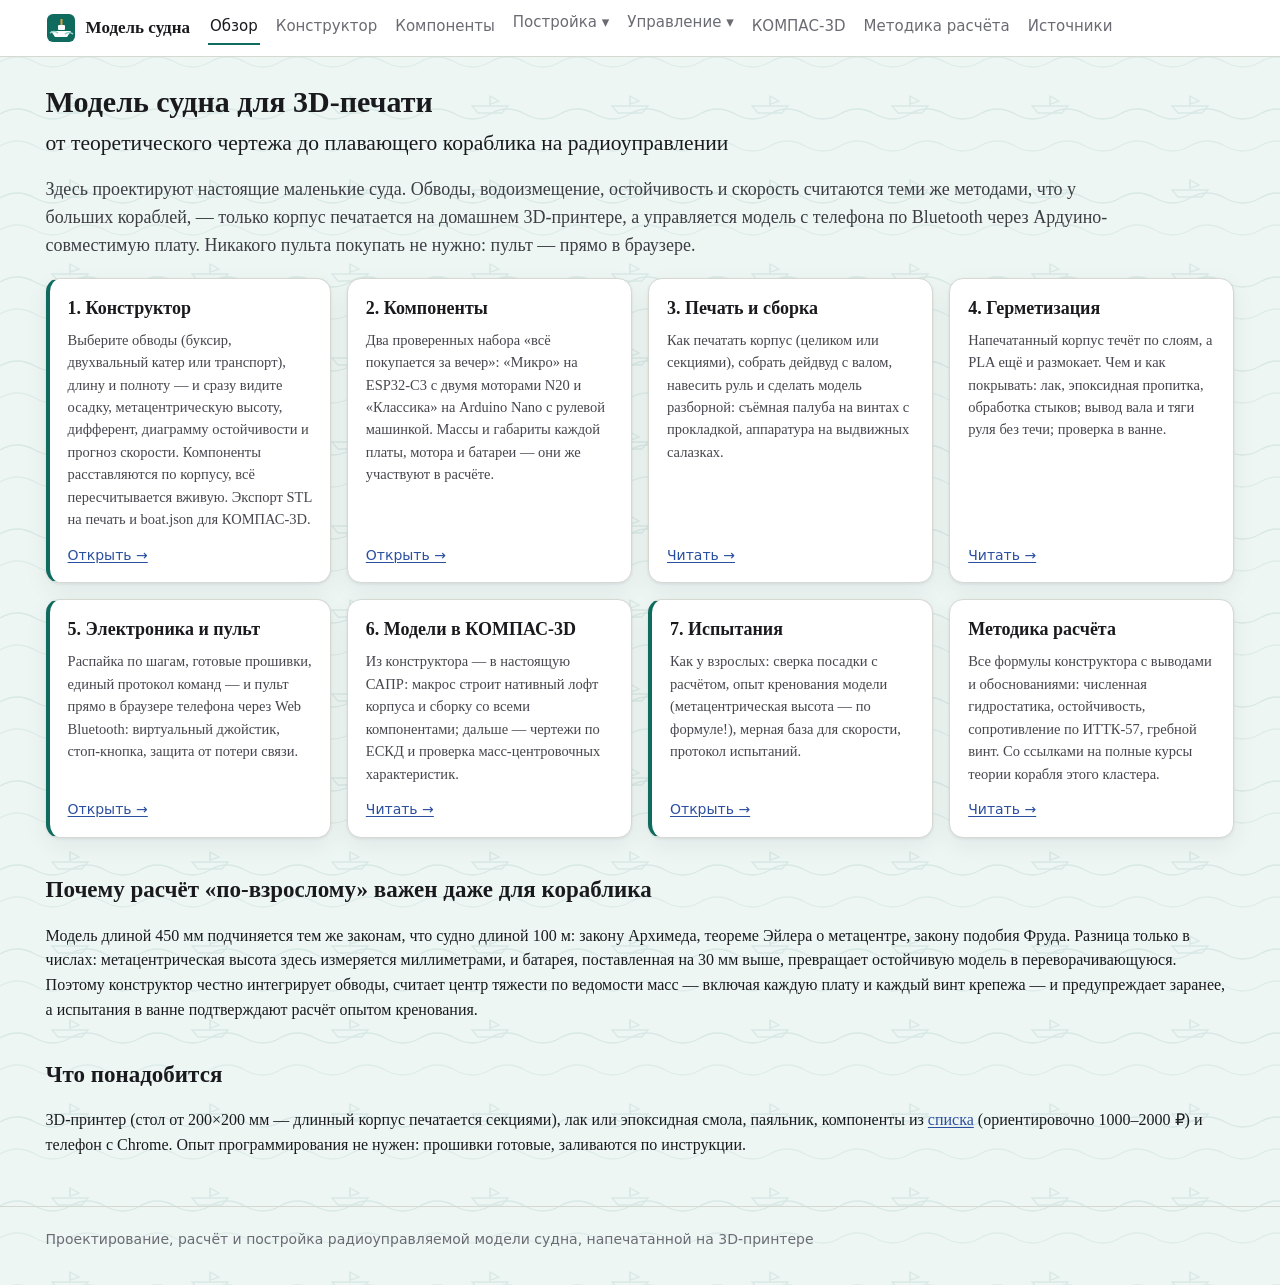
<file: site/index.html>
<!doctype html>
<html lang="ru">
<head>
<meta charset="utf-8">
<meta name="viewport" content="width=device-width, initial-scale=1">
<title>Модель судна для 3D-печати — проектирование, расчёт, постройка, радиоуправление</title>
<meta name="description" content="Полный путь к радиоуправляемой модели судна: выбор обводов и расчёт по-взрослому (гидростатика, остойчивость, скорость), 3D-печать, герметизация, электроника на Ардуино с управлением с телефона по Bluetooth.">
<link rel="stylesheet" href="assets/style.css">
</head>
<body>
<script src="assets/shell.js"></script>
<script src="assets/site.js" data-root="./" data-page="index"></script>
<main class="wrap">
  <h1>Модель судна для 3D-печати<br><span style="font-weight:400;font-size:.72em">от теоретического чертежа до плавающего кораблика на радиоуправлении</span></h1>
  <p class="lead">Здесь проектируют настоящие маленькие суда. Обводы, водоизмещение,
  остойчивость и скорость считаются теми же методами, что у больших кораблей, —
  только корпус печатается на домашнем 3D-принтере, а управляется модель
  с телефона по Bluetooth через Ардуино-совместимую плату. Никакого пульта
  покупать не нужно: пульт — прямо в браузере.</p>

  <div class="cards">
    <div class="card demo">
      <h3>1. Конструктор</h3>
      <p>Выберите обводы (буксир, двухвальный катер или транспорт), длину и
      полноту — и сразу видите осадку, метацентрическую высоту, дифферент,
      диаграмму остойчивости и прогноз скорости. Компоненты расставляются по
      корпусу, всё пересчитывается вживую. Экспорт STL на печать и boat.json
      для КОМПАС-3D.</p>
      <div class="go"><a href="designer">Открыть →</a></div>
    </div>
    <div class="card">
      <h3>2. Компоненты</h3>
      <p>Два проверенных набора «всё покупается за вечер»: «Микро» на
      ESP32-C3 с двумя моторами N20 и «Классика» на Arduino Nano с рулевой
      машинкой. Массы и габариты каждой платы, мотора и батареи — они же
      участвуют в расчёте.</p>
      <div class="go"><a href="parts">Открыть →</a></div>
    </div>
    <div class="card">
      <h3>3. Печать и сборка</h3>
      <p>Как печатать корпус (целиком или секциями), собрать дейдвуд с валом,
      навесить руль и сделать модель разборной: съёмная палуба на винтах с
      прокладкой, аппаратура на выдвижных салазках.</p>
      <div class="go"><a href="build">Читать →</a></div>
    </div>
    <div class="card">
      <h3>4. Герметизация</h3>
      <p>Напечатанный корпус течёт по слоям, а PLA ещё и размокает. Чем и как
      покрывать: лак, эпоксидная пропитка, обработка стыков; вывод вала и
      тяги руля без течи; проверка в ванне.</p>
      <div class="go"><a href="seal">Читать →</a></div>
    </div>
    <div class="card demo">
      <h3>5. Электроника и пульт</h3>
      <p>Распайка по шагам, готовые прошивки, единый протокол команд —
      и пульт прямо в браузере телефона через Web Bluetooth: виртуальный
      джойстик, стоп-кнопка, защита от потери связи.</p>
      <div class="go"><a href="control">Открыть →</a></div>
    </div>
    <div class="card">
      <h3>6. Модели в КОМПАС-3D</h3>
      <p>Из конструктора — в настоящую САПР: макрос строит нативный лофт
      корпуса и сборку со всеми компонентами; дальше — чертежи по ЕСКД
      и проверка масс-центровочных характеристик.</p>
      <div class="go"><a href="kompas">Читать →</a></div>
    </div>
    <div class="card demo">
      <h3>7. Испытания</h3>
      <p>Как у взрослых: сверка посадки с расчётом, опыт кренования модели
      (метацентрическая высота — по формуле!), мерная база для скорости,
      протокол испытаний.</p>
      <div class="go"><a href="trials">Открыть →</a></div>
    </div>
    <div class="card">
      <h3>Методика расчёта</h3>
      <p>Все формулы конструктора с выводами и обоснованиями: численная
      гидростатика, остойчивость, сопротивление по ИТТК-57, гребной винт.
      Со ссылками на полные курсы теории корабля этого кластера.</p>
      <div class="go"><a href="theory">Читать →</a></div>
    </div>
  </div>

  <h2>Почему расчёт «по-взрослому» важен даже для кораблика</h2>
  <p>Модель длиной 450 мм подчиняется тем же законам, что судно длиной 100 м:
  закону Архимеда, теореме Эйлера о метацентре, закону подобия Фруда. Разница
  только в числах: метацентрическая высота здесь измеряется миллиметрами, и
  батарея, поставленная на 30 мм выше, превращает остойчивую модель в
  переворачивающуюся. Поэтому конструктор честно интегрирует обводы,
  считает центр тяжести по ведомости масс — включая каждую плату и каждый
  винт крепежа — и предупреждает заранее, а испытания в ванне подтверждают
  расчёт опытом кренования.</p>

  <h2>Что понадобится</h2>
  <p>3D-принтер (стол от 200×200 мм — длинный корпус печатается секциями),
  лак или эпоксидная смола, паяльник, компоненты из <a href="parts">списка</a>
  (ориентировочно 1000–2000 ₽) и телефон с Chrome. Опыт программирования не
  нужен: прошивки готовые, заливаются по инструкции.</p>
</main>
</body>
</html>
</file>
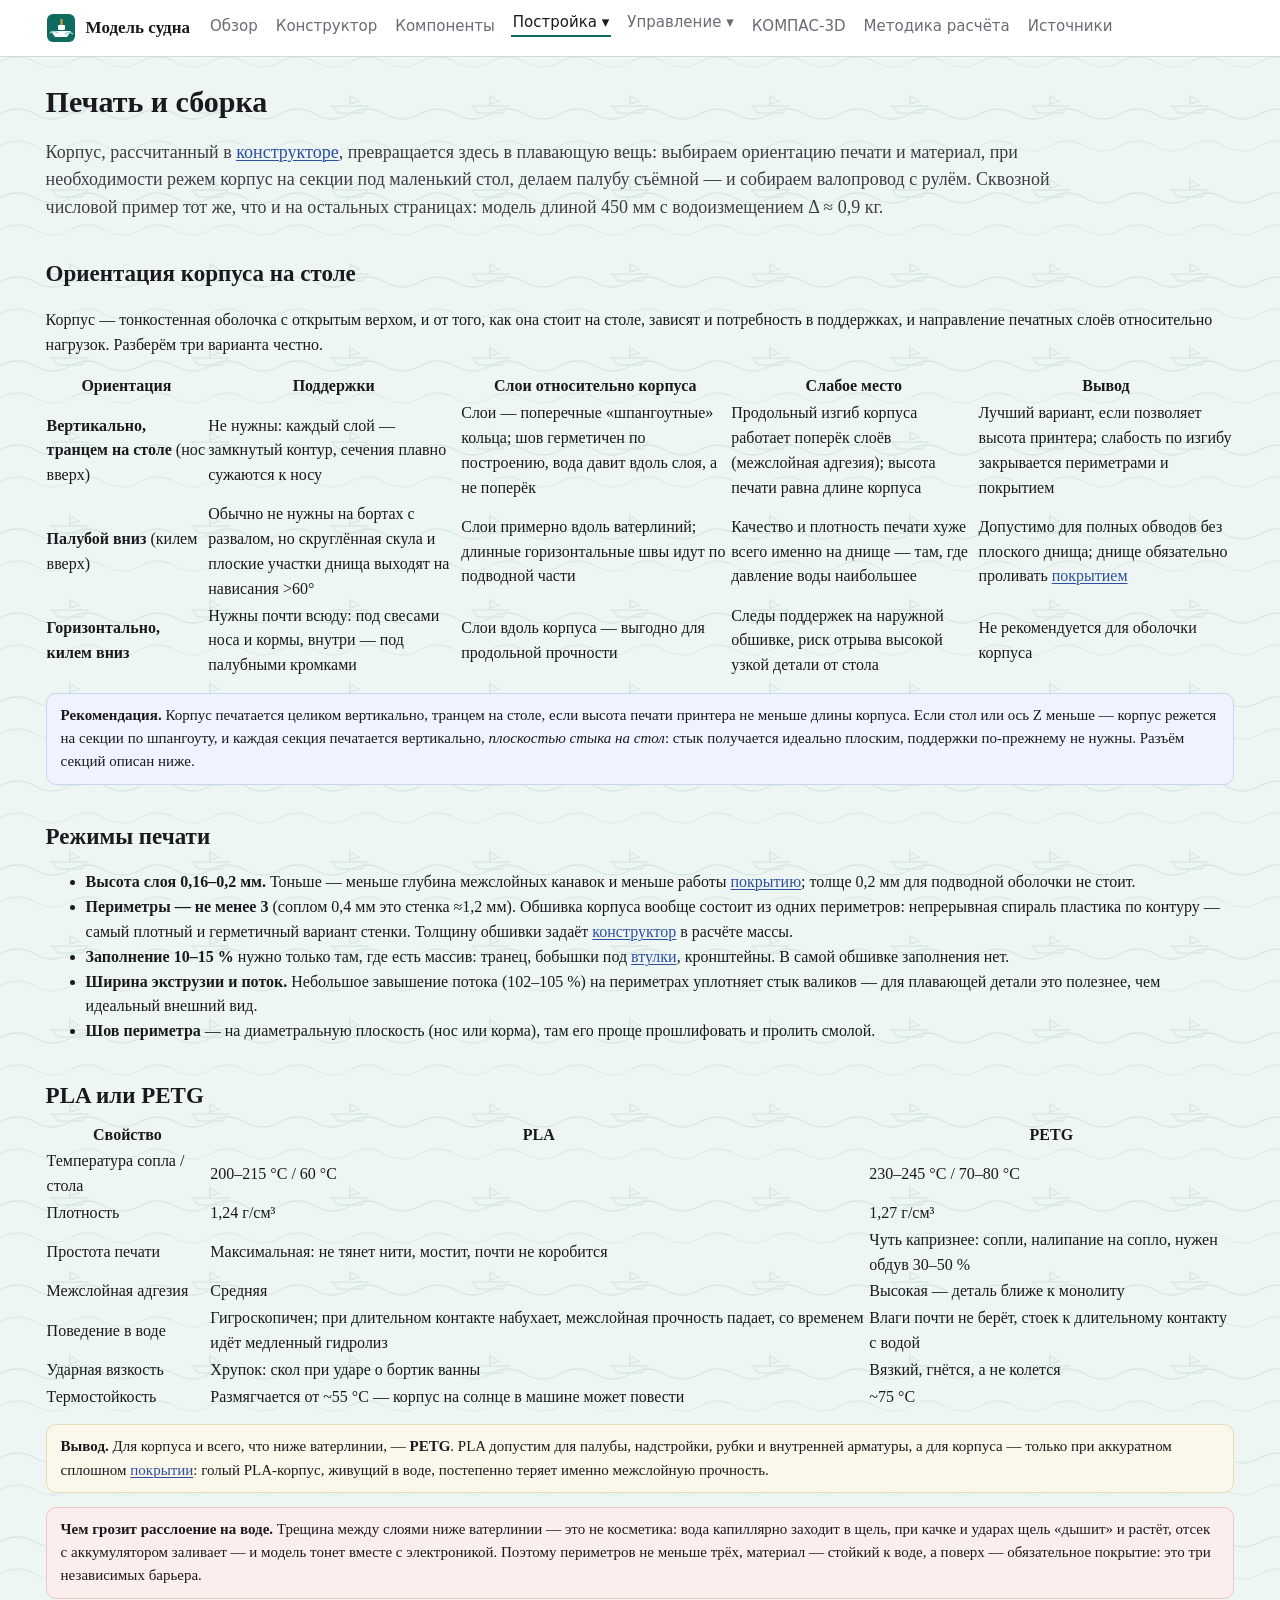
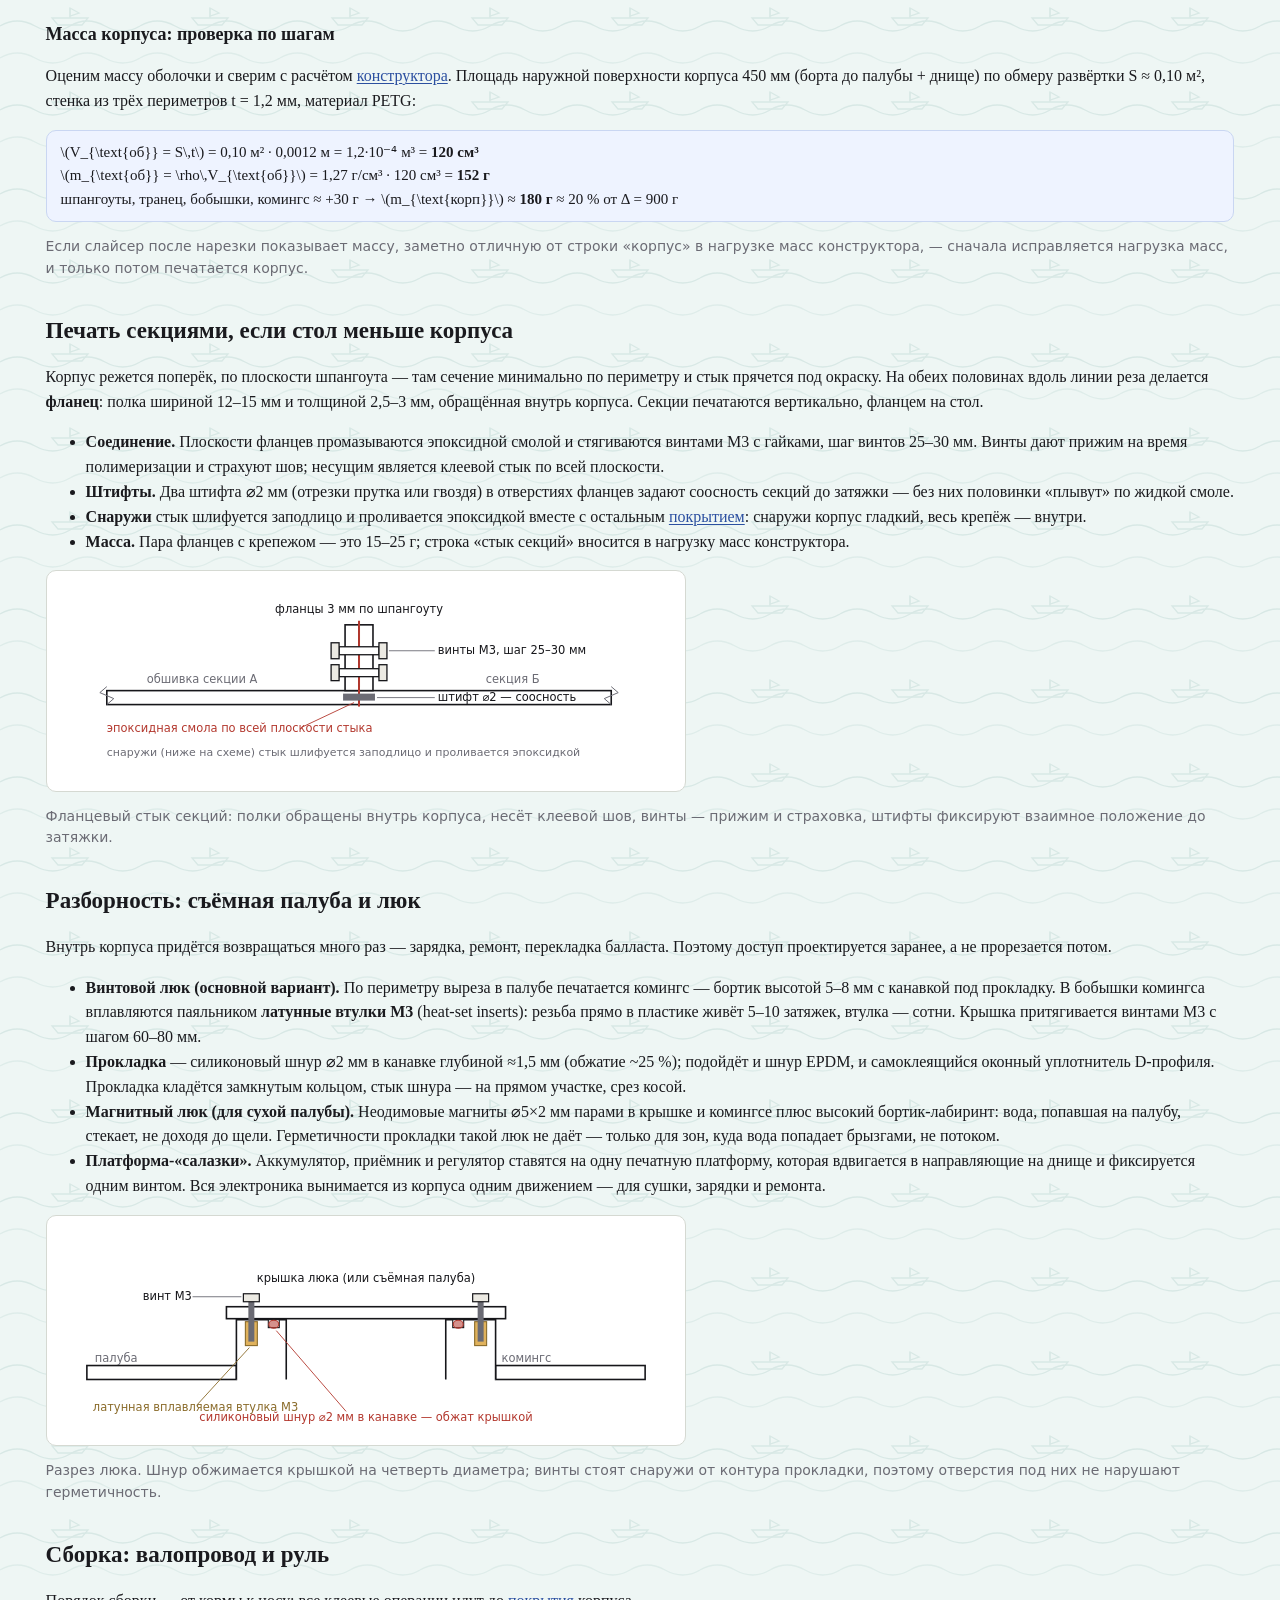
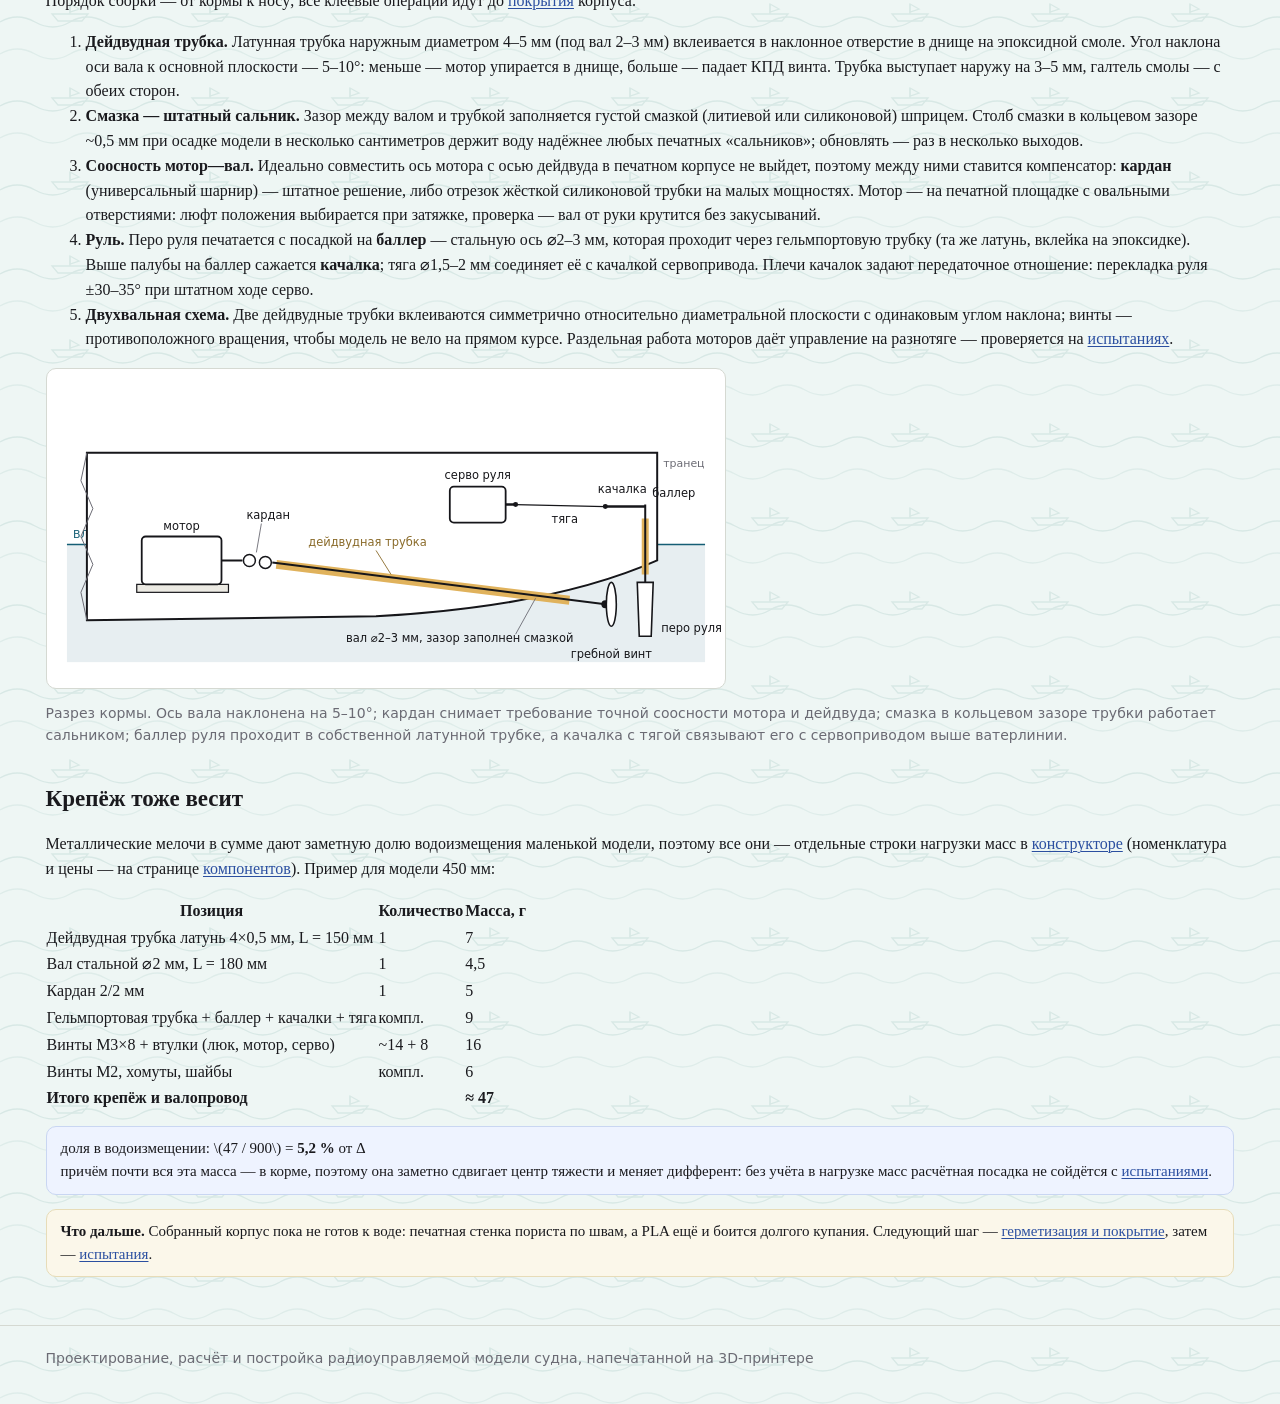
<file: site/build.html>
<!doctype html>
<html lang="ru">
<head>
<meta charset="utf-8">
<meta name="viewport" content="width=device-width, initial-scale=1">
<title>Печать и сборка модели</title>
<meta name="description" content="3D-печать корпуса модели судна: ориентация на столе, режимы печати, PLA против PETG, печать секциями с фланцевым стыком, разборная палуба, установка дейдвудной трубки, валопровода и руля.">
<link rel="stylesheet" href="assets/style.css">
</head>
<body>
<script src="assets/shell.js"></script>
<script src="assets/site.js" data-root="./" data-page="build"></script>
<main class="wrap">
  <h1>Печать и сборка</h1>
  <p class="lead">Корпус, рассчитанный в <a href="designer">конструкторе</a>,
  превращается здесь в плавающую вещь: выбираем ориентацию печати и материал,
  при необходимости режем корпус на секции под маленький стол, делаем палубу
  съёмной — и собираем валопровод с рулём. Сквозной числовой пример тот же,
  что и на остальных страницах: модель длиной 450&nbsp;мм с водоизмещением
  Δ&nbsp;≈&nbsp;0,9&nbsp;кг.</p>

  <h2>Ориентация корпуса на столе</h2>
  <p>Корпус — тонкостенная оболочка с открытым верхом, и от того, как она
  стоит на столе, зависят и потребность в поддержках, и направление печатных
  слоёв относительно нагрузок. Разберём три варианта честно.</p>

  <table>
    <thead>
      <tr><th>Ориентация</th><th>Поддержки</th><th>Слои относительно корпуса</th><th>Слабое место</th><th>Вывод</th></tr>
    </thead>
    <tbody>
      <tr>
        <td><b>Вертикально, транцем на столе</b> (нос вверх)</td>
        <td>Не нужны: каждый слой — замкнутый контур, сечения плавно сужаются к носу</td>
        <td>Слои — поперечные «шпангоутные» кольца; шов герметичен по построению, вода давит вдоль слоя, а не поперёк</td>
        <td>Продольный изгиб корпуса работает поперёк слоёв (межслойная адгезия); высота печати равна длине корпуса</td>
        <td>Лучший вариант, если позволяет высота принтера; слабость по изгибу закрывается периметрами и покрытием</td>
      </tr>
      <tr>
        <td><b>Палубой вниз</b> (килем вверх)</td>
        <td>Обычно не нужны на бортах с развалом, но скруглённая скула и плоские участки днища выходят на нависания &gt;60°</td>
        <td>Слои примерно вдоль ватерлиний; длинные горизонтальные швы идут по подводной части</td>
        <td>Качество и плотность печати хуже всего именно на днище — там, где давление воды наибольшее</td>
        <td>Допустимо для полных обводов без плоского днища; днище обязательно проливать <a href="seal">покрытием</a></td>
      </tr>
      <tr>
        <td><b>Горизонтально, килем вниз</b></td>
        <td>Нужны почти всюду: под свесами носа и кормы, внутри — под палубными кромками</td>
        <td>Слои вдоль корпуса — выгодно для продольной прочности</td>
        <td>Следы поддержек на наружной обшивке, риск отрыва высокой узкой детали от стола</td>
        <td>Не рекомендуется для оболочки корпуса</td>
      </tr>
    </tbody>
  </table>

  <div class="note tip"><b>Рекомендация.</b> Корпус печатается целиком
  вертикально, транцем на столе, если высота печати принтера не меньше длины
  корпуса. Если стол или ось Z меньше — корпус режется на секции по
  шпангоуту, и каждая секция печатается вертикально, <i>плоскостью стыка на
  стол</i>: стык получается идеально плоским, поддержки по-прежнему не нужны.
  Разъём секций описан ниже.</div>

  <h2>Режимы печати</h2>
  <ul>
    <li><b>Высота слоя 0,16–0,2&nbsp;мм.</b> Тоньше — меньше глубина
    межслойных канавок и меньше работы <a href="seal">покрытию</a>; толще
    0,2&nbsp;мм для подводной оболочки не стоит.</li>
    <li><b>Периметры — не менее 3</b> (соплом 0,4&nbsp;мм это стенка
    ≈1,2&nbsp;мм). Обшивка корпуса вообще состоит из одних периметров:
    непрерывная спираль пластика по контуру — самый плотный и герметичный
    вариант стенки. Толщину обшивки задаёт <a href="designer">конструктор</a>
    в расчёте массы.</li>
    <li><b>Заполнение 10–15&nbsp;%</b> нужно только там, где есть массив:
    транец, бобышки под <a href="#deck">втулки</a>, кронштейны. В самой
    обшивке заполнения нет.</li>
    <li><b>Ширина экструзии и поток.</b> Небольшое завышение потока
    (102–105&nbsp;%) на периметрах уплотняет стык валиков — для плавающей
    детали это полезнее, чем идеальный внешний вид.</li>
    <li><b>Шов периметра</b> — на диаметральную плоскость (нос или корма),
    там его проще прошлифовать и пролить смолой.</li>
  </ul>

  <h2>PLA или PETG</h2>
  <table>
    <thead><tr><th>Свойство</th><th>PLA</th><th>PETG</th></tr></thead>
    <tbody>
      <tr><td>Температура сопла / стола</td><td>200–215&nbsp;°C / 60&nbsp;°C</td><td>230–245&nbsp;°C / 70–80&nbsp;°C</td></tr>
      <tr><td>Плотность</td><td>1,24&nbsp;г/см³</td><td>1,27&nbsp;г/см³</td></tr>
      <tr><td>Простота печати</td><td>Максимальная: не тянет нити, мостит, почти не коробится</td><td>Чуть капризнее: сопли, налипание на сопло, нужен обдув 30–50&nbsp;%</td></tr>
      <tr><td>Межслойная адгезия</td><td>Средняя</td><td>Высокая — деталь ближе к монолиту</td></tr>
      <tr><td>Поведение в воде</td><td>Гигроскопичен; при длительном контакте набухает, межслойная прочность падает, со временем идёт медленный гидролиз</td><td>Влаги почти не берёт, стоек к длительному контакту с водой</td></tr>
      <tr><td>Ударная вязкость</td><td>Хрупок: скол при ударе о бортик ванны</td><td>Вязкий, гнётся, а не колется</td></tr>
      <tr><td>Термостойкость</td><td>Размягчается от ~55&nbsp;°C — корпус на солнце в машине может повести</td><td>~75&nbsp;°C</td></tr>
    </tbody>
  </table>
  <div class="note"><b>Вывод.</b> Для корпуса и всего, что ниже ватерлинии, —
  <b>PETG</b>. PLA допустим для палубы, надстройки, рубки и внутренней
  арматуры, а для корпуса — только при аккуратном сплошном
  <a href="seal">покрытии</a>: голый PLA-корпус, живущий в воде, постепенно
  теряет именно межслойную прочность.</div>

  <div class="note warn"><b>Чем грозит расслоение на воде.</b> Трещина между
  слоями ниже ватерлинии — это не косметика: вода капиллярно заходит в щель,
  при качке и ударах щель «дышит» и растёт, отсек с аккумулятором заливает —
  и модель тонет вместе с электроникой. Поэтому периметров не меньше трёх,
  материал — стойкий к воде, а поверх — обязательное покрытие: это три
  независимых барьера.</div>

  <h3>Масса корпуса: проверка по шагам</h3>
  <p>Оценим массу оболочки и сверим с расчётом
  <a href="designer">конструктора</a>. Площадь наружной поверхности корпуса
  450&nbsp;мм (борта до палубы + днище) по обмеру развёртки
  S&nbsp;≈&nbsp;0,10&nbsp;м², стенка из трёх периметров
  t&nbsp;=&nbsp;1,2&nbsp;мм, материал PETG:</p>
  <div class="note tip">
    <div>\(V_{\text{об}} = S\,t\) = 0,10&nbsp;м² · 0,0012&nbsp;м = 1,2·10⁻⁴&nbsp;м³ = <b>120&nbsp;см³</b></div>
    <div>\(m_{\text{об}} = \rho\,V_{\text{об}}\) = 1,27&nbsp;г/см³ · 120&nbsp;см³ = <b>152&nbsp;г</b></div>
    <div>шпангоуты, транец, бобышки, комингс ≈ +30&nbsp;г → \(m_{\text{корп}}\) ≈ <b>180&nbsp;г</b> ≈ 20&nbsp;% от Δ = 900&nbsp;г</div>
  </div>
  <p class="small">Если слайсер после нарезки показывает массу, заметно
  отличную от строки «корпус» в нагрузке масс конструктора, — сначала
  исправляется нагрузка масс, и только потом печатается корпус.</p>

  <h2 id="sections">Печать секциями, если стол меньше корпуса</h2>
  <p>Корпус режется поперёк, по плоскости шпангоута — там сечение
  минимально по периметру и стык прячется под окраску. На обеих половинах
  вдоль линии реза делается <b>фланец</b>: полка шириной 12–15&nbsp;мм и
  толщиной 2,5–3&nbsp;мм, обращённая внутрь корпуса. Секции печатаются
  вертикально, фланцем на стол.</p>
  <ul>
    <li><b>Соединение.</b> Плоскости фланцев промазываются эпоксидной смолой
    и стягиваются винтами М3 с гайками, шаг винтов 25–30&nbsp;мм. Винты дают
    прижим на время полимеризации и страхуют шов; несущим является клеевой
    стык по всей плоскости.</li>
    <li><b>Штифты.</b> Два штифта ⌀2&nbsp;мм (отрезки прутка или гвоздя) в
    отверстиях фланцев задают соосность секций до затяжки — без них половинки
    «плывут» по жидкой смоле.</li>
    <li><b>Снаружи</b> стык шлифуется заподлицо и проливается эпоксидкой
    вместе с остальным <a href="seal">покрытием</a>: снаружи корпус гладкий,
    весь крепёж — внутри.</li>
    <li><b>Масса.</b> Пара фланцев с крепежом — это 15–25&nbsp;г; строка
    «стык секций» вносится в нагрузку масс конструктора.</li>
  </ul>

  <svg viewBox="0 0 640 220" class="geo-board" style="max-width:640px" role="img" aria-label="Фланцевый стык двух печатных секций корпуса">
    <!-- обшивки двух секций (продольный разрез, наружная сторона снизу) -->
    <rect x="60" y="120" width="253" height="14" fill="#fff" stroke="#16161a" stroke-width="1.6"/>
    <rect x="313" y="120" width="253" height="14" fill="#fff" stroke="#16161a" stroke-width="1.6"/>
    <!-- линии обрыва -->
    <path d="M 60 116 l -7 6 l 14 6 l -7 6" fill="none" stroke="#6b6b74" stroke-width="1"/>
    <path d="M 566 116 l 7 6 l -14 6 l 7 6" fill="none" stroke="#6b6b74" stroke-width="1"/>
    <!-- фланцы -->
    <rect x="299" y="54" width="14" height="66" fill="#fff" stroke="#16161a" stroke-width="1.6"/>
    <rect x="313" y="54" width="14" height="66" fill="#fff" stroke="#16161a" stroke-width="1.6"/>
    <!-- плоскость стыка со смолой -->
    <line x1="313" y1="50" x2="313" y2="136" stroke="#b3382e" stroke-width="2"/>
    <!-- винт 1 -->
    <rect x="293" y="76" width="40" height="8" fill="#fff" stroke="#16161a" stroke-width="1.3"/>
    <rect x="285" y="72" width="8" height="16" fill="#eceae3" stroke="#16161a" stroke-width="1.3"/>
    <rect x="333" y="72" width="8" height="16" fill="#eceae3" stroke="#16161a" stroke-width="1.3"/>
    <!-- винт 2 -->
    <rect x="293" y="98" width="40" height="8" fill="#fff" stroke="#16161a" stroke-width="1.3"/>
    <rect x="285" y="94" width="8" height="16" fill="#eceae3" stroke="#16161a" stroke-width="1.3"/>
    <rect x="333" y="94" width="8" height="16" fill="#eceae3" stroke="#16161a" stroke-width="1.3"/>
    <!-- штифт в толще обшивки -->
    <rect x="297" y="123" width="32" height="7" fill="#6b6b74"/>
    <!-- подписи -->
    <text x="313" y="42" text-anchor="middle" style="font:11.5px system-ui;fill:#16161a">фланцы 3 мм по шпангоуту</text>
    <text x="100" y="112" style="font:11.5px system-ui;fill:#6b6b74">обшивка секции А</text>
    <text x="440" y="112" style="font:11.5px system-ui;fill:#6b6b74">секция Б</text>
    <text x="392" y="83" style="font:11.5px system-ui;fill:#16161a">винты М3, шаг 25–30 мм</text>
    <line x1="389" y1="80" x2="343" y2="80" stroke="#6b6b74" stroke-width=".9"/>
    <text x="392" y="130" style="font:11.5px system-ui;fill:#16161a">штифт ⌀2 — соосность</text>
    <line x1="389" y1="127" x2="331" y2="127" stroke="#6b6b74" stroke-width=".9"/>
    <text x="60" y="162" style="font:11.5px system-ui;fill:#b3382e">эпоксидная смола по всей плоскости стыка</text>
    <line x1="255" y1="157" x2="308" y2="132" stroke="#b3382e" stroke-width=".9"/>
    <text x="60" y="186" style="font:11px system-ui;fill:#6b6b74">снаружи (ниже на схеме) стык шлифуется заподлицо и проливается эпоксидкой</text>
  </svg>
  <p class="small">Фланцевый стык секций: полки обращены внутрь корпуса,
  несёт клеевой шов, винты — прижим и страховка, штифты фиксируют взаимное
  положение до затяжки.</p>

  <h2 id="deck">Разборность: съёмная палуба и люк</h2>
  <p>Внутрь корпуса придётся возвращаться много раз — зарядка, ремонт,
  перекладка балласта. Поэтому доступ проектируется заранее, а не
  прорезается потом.</p>
  <ul>
    <li><b>Винтовой люк (основной вариант).</b> По периметру выреза в палубе
    печатается комингс — бортик высотой 5–8&nbsp;мм с канавкой под прокладку.
    В бобышки комингса вплавляются паяльником <b>латунные втулки М3</b>
    (heat-set inserts): резьба прямо в пластике живёт 5–10 затяжек, втулка —
    сотни. Крышка притягивается винтами М3 с шагом 60–80&nbsp;мм.</li>
    <li><b>Прокладка</b> — силиконовый шнур ⌀2&nbsp;мм в канавке глубиной
    ≈1,5&nbsp;мм (обжатие ~25&nbsp;%); подойдёт и шнур EPDM, и самоклеящийся
    оконный уплотнитель D-профиля. Прокладка кладётся замкнутым кольцом, стык
    шнура — на прямом участке, срез косой.</li>
    <li><b>Магнитный люк (для сухой палубы).</b> Неодимовые магниты
    ⌀5×2&nbsp;мм парами в крышке и комингсе плюс высокий бортик-лабиринт:
    вода, попавшая на палубу, стекает, не доходя до щели. Герметичности
    прокладки такой люк не даёт — только для зон, куда вода попадает
    брызгами, не потоком.</li>
    <li><b>Платформа-«салазки».</b> Аккумулятор, приёмник и регулятор
    ставятся на одну печатную платформу, которая вдвигается в направляющие на
    днище и фиксируется одним винтом. Вся электроника вынимается из корпуса
    одним движением — для сушки, зарядки и ремонта.</li>
  </ul>

  <svg viewBox="0 0 640 230" class="geo-board" style="max-width:640px" role="img" aria-label="Разрез люка: крышка, силиконовый шнур в канавке комингса, винт М3 в латунной втулке">
    <!-- палуба -->
    <rect x="40" y="150" width="150" height="14" fill="#fff" stroke="#16161a" stroke-width="1.6"/>
    <rect x="450" y="150" width="150" height="14" fill="#fff" stroke="#16161a" stroke-width="1.6"/>
    <!-- комингсы -->
    <path d="M 190 164 L 190 104 L 240 104 L 240 164" fill="#fff" stroke="#16161a" stroke-width="1.6"/>
    <path d="M 400 164 L 400 104 L 450 104 L 450 164" fill="#fff" stroke="#16161a" stroke-width="1.6"/>
    <!-- канавки и шнур -->
    <rect x="222" y="104" width="11" height="8" fill="#fff" stroke="#16161a" stroke-width="1.1"/>
    <rect x="407" y="104" width="11" height="8" fill="#fff" stroke="#16161a" stroke-width="1.1"/>
    <ellipse cx="227.5" cy="108.5" rx="5" ry="4" fill="rgba(179,56,46,.55)" stroke="#b3382e" stroke-width="1.1"/>
    <ellipse cx="412.5" cy="108.5" rx="5" ry="4" fill="rgba(179,56,46,.55)" stroke="#b3382e" stroke-width="1.1"/>
    <!-- латунные втулки -->
    <rect x="199" y="106" width="12" height="24" fill="#e0b25c" stroke="#8a6b2a" stroke-width="1.1"/>
    <rect x="429" y="106" width="12" height="24" fill="#e0b25c" stroke="#8a6b2a" stroke-width="1.1"/>
    <!-- крышка -->
    <rect x="180" y="91" width="280" height="12" fill="#fff" stroke="#16161a" stroke-width="1.6"/>
    <!-- винты -->
    <rect x="202" y="84" width="6" height="42" fill="#6b6b74"/>
    <rect x="197" y="78" width="16" height="8" fill="#eceae3" stroke="#16161a" stroke-width="1.2"/>
    <rect x="432" y="84" width="6" height="42" fill="#6b6b74"/>
    <rect x="427" y="78" width="16" height="8" fill="#eceae3" stroke="#16161a" stroke-width="1.2"/>
    <!-- подписи -->
    <text x="320" y="66" text-anchor="middle" style="font:11.5px system-ui;fill:#16161a">крышка люка (или съёмная палуба)</text>
    <text x="96" y="84" style="font:11.5px system-ui;fill:#16161a">винт М3</text>
    <line x1="146" y1="81" x2="195" y2="81" stroke="#6b6b74" stroke-width=".9"/>
    <text x="46" y="196" style="font:11.5px system-ui;fill:#8a6b2a">латунная вплавляемая втулка М3</text>
    <line x1="150" y1="190" x2="203" y2="132" stroke="#8a6b2a" stroke-width=".9"/>
    <text x="320" y="206" text-anchor="middle" style="font:11.5px system-ui;fill:#b3382e">силиконовый шнур ⌀2 мм в канавке — обжат крышкой</text>
    <line x1="300" y1="196" x2="230" y2="115" stroke="#b3382e" stroke-width=".9"/>
    <text x="456" y="146" style="font:11.5px system-ui;fill:#6b6b74">комингс</text>
    <text x="48" y="146" style="font:11.5px system-ui;fill:#6b6b74">палуба</text>
  </svg>
  <p class="small">Разрез люка. Шнур обжимается крышкой на четверть диаметра;
  винты стоят снаружи от контура прокладки, поэтому отверстия под них не
  нарушают герметичность.</p>

  <h2>Сборка: валопровод и руль</h2>
  <p>Порядок сборки — от кормы к носу; все клеевые операции идут до
  <a href="seal">покрытия</a> корпуса.</p>
  <ol>
    <li><b>Дейдвудная трубка.</b> Латунная трубка наружным диаметром
    4–5&nbsp;мм (под вал 2–3&nbsp;мм) вклеивается в наклонное отверстие в
    днище на эпоксидной смоле. Угол наклона оси вала к основной плоскости —
    5–10°: меньше — мотор упирается в днище, больше — падает КПД винта.
    Трубка выступает наружу на 3–5&nbsp;мм, галтель смолы — с обеих
    сторон.</li>
    <li><b>Смазка — штатный сальник.</b> Зазор между валом и трубкой
    заполняется густой смазкой (литиевой или силиконовой) шприцем. Столб
    смазки в кольцевом зазоре ~0,5&nbsp;мм при осадке модели в несколько
    сантиметров держит воду надёжнее любых печатных «сальников»; обновлять —
    раз в несколько выходов.</li>
    <li><b>Соосность мотор—вал.</b> Идеально совместить ось мотора с осью
    дейдвуда в печатном корпусе не выйдет, поэтому между ними ставится
    компенсатор: <b>кардан</b> (универсальный шарнир) — штатное решение, либо
    отрезок жёсткой силиконовой трубки на малых мощностях. Мотор — на
    печатной площадке с овальными отверстиями: люфт положения выбирается при
    затяжке, проверка — вал от руки крутится без закусываний.</li>
    <li><b>Руль.</b> Перо руля печатается с посадкой на <b>баллер</b> —
    стальную ось ⌀2–3&nbsp;мм, которая проходит через гельмпортовую трубку
    (та же латунь, вклейка на эпоксидке). Выше палубы на баллер сажается
    <b>качалка</b>; тяга ⌀1,5–2&nbsp;мм соединяет её с качалкой
    сервопривода. Плечи качалок задают передаточное отношение: перекладка
    руля ±30–35° при штатном ходе серво.</li>
    <li><b>Двухвальная схема.</b> Две дейдвудные трубки вклеиваются
    симметрично относительно диаметральной плоскости с одинаковым углом
    наклона; винты — противоположного вращения, чтобы модель не вело на
    прямом курсе. Раздельная работа моторов даёт управление на разнотяге —
    проверяется на <a href="trials">испытаниях</a>.</li>
  </ol>

  <svg viewBox="0 0 680 320" class="geo-board" style="max-width:680px" role="img" aria-label="Разрез кормы: мотор, кардан, дейдвудная трубка с валом, гребной винт, руль с баллером, качалкой и тягой к сервоприводу">
    <!-- вода -->
    <rect x="20" y="176" width="640" height="118" fill="rgba(21,94,117,.10)"/>
    <line x1="20" y1="176" x2="660" y2="176" stroke="#155e75" stroke-width="1.4"/>
    <text x="26" y="170" style="font:11px system-ui;fill:#155e75">ВЛ</text>
    <!-- корпус (кормовая часть, нос слева за обрывом) -->
    <path d="M 40 84 L 612 84 L 612 192 C 540 224 440 242 330 248 L 40 252 Z" fill="#fff" stroke="#16161a" stroke-width="2"/>
    <path d="M 40 84 l -6 28 l 12 28 l -12 28 l 12 28 l -12 28 l 6 28" fill="none" stroke="#6b6b74" stroke-width="1"/>
    <text x="618" y="98" style="font:11px system-ui;fill:#6b6b74">транец</text>
    <!-- дейдвудная трубка и вал -->
    <line x1="230" y1="196" x2="524" y2="232" stroke="#e0b25c" stroke-width="9"/>
    <line x1="226" y1="194" x2="560" y2="236" stroke="#16161a" stroke-width="2"/>
    <!-- мотор на площадке -->
    <rect x="90" y="216" width="92" height="8" fill="#eceae3" stroke="#16161a" stroke-width="1.2"/>
    <rect x="95" y="168" width="80" height="48" rx="4" fill="#fff" stroke="#16161a" stroke-width="1.8"/>
    <line x1="175" y1="192" x2="196" y2="192" stroke="#16161a" stroke-width="2"/>
    <text x="135" y="161" text-anchor="middle" style="font:11.5px system-ui;fill:#16161a">мотор</text>
    <!-- кардан -->
    <circle cx="203" cy="192" r="6" fill="#fff" stroke="#16161a" stroke-width="1.5"/>
    <circle cx="219" cy="194" r="6" fill="#fff" stroke="#16161a" stroke-width="1.5"/>
    <text x="200" y="150" style="font:11.5px system-ui;fill:#16161a">кардан</text>
    <line x1="215" y1="155" x2="210" y2="184" stroke="#6b6b74" stroke-width=".9"/>
    <!-- подпись дейдвуда и вала -->
    <text x="262" y="178" style="font:11.5px system-ui;fill:#8a6b2a">дейдвудная трубка</text>
    <line x1="330" y1="182" x2="345" y2="206" stroke="#8a6b2a" stroke-width=".9"/>
    <text x="300" y="274" style="font:11.5px system-ui;fill:#16161a">вал ⌀2–3 мм, зазор заполнен смазкой</text>
    <line x1="470" y1="266" x2="490" y2="230" stroke="#6b6b74" stroke-width=".9"/>
    <!-- гребной винт -->
    <circle cx="560" cy="236" r="4" fill="#16161a"/>
    <ellipse cx="566" cy="236" rx="5" ry="22" fill="#fff" stroke="#16161a" stroke-width="1.6"/>
    <text x="566" y="290" text-anchor="middle" style="font:11.5px system-ui;fill:#16161a">гребной винт</text>
    <!-- руль: гельмпортовая трубка, баллер, перо -->
    <line x1="600" y1="206" x2="600" y2="150" stroke="#e0b25c" stroke-width="7"/>
    <line x1="600" y1="214" x2="600" y2="136" stroke="#16161a" stroke-width="2"/>
    <path d="M 592 214 L 608 214 L 606 268 L 594 268 Z" fill="#fff" stroke="#16161a" stroke-width="1.6"/>
    <text x="616" y="264" style="font:11.5px system-ui;fill:#16161a">перо руля</text>
    <text x="607" y="128" style="font:11.5px system-ui;fill:#16161a">баллер</text>
    <!-- качалка и тяга -->
    <line x1="600" y1="138" x2="560" y2="138" stroke="#16161a" stroke-width="2.5"/>
    <text x="577" y="124" text-anchor="middle" style="font:11.5px system-ui;fill:#16161a">качалка</text>
    <circle cx="560" cy="138" r="2.5" fill="#16161a"/>
    <line x1="560" y1="138" x2="470" y2="136" stroke="#16161a" stroke-width="1.4"/>
    <text x="506" y="154" style="font:11.5px system-ui;fill:#16161a">тяга</text>
    <!-- серво -->
    <rect x="404" y="118" width="56" height="36" rx="4" fill="#fff" stroke="#16161a" stroke-width="1.8"/>
    <line x1="460" y1="136" x2="470" y2="136" stroke="#16161a" stroke-width="2.5"/>
    <circle cx="470" cy="136" r="2.5" fill="#16161a"/>
    <text x="432" y="110" text-anchor="middle" style="font:11.5px system-ui;fill:#16161a">серво руля</text>
  </svg>
  <p class="small">Разрез кормы. Ось вала наклонена на 5–10°; кардан снимает
  требование точной соосности мотора и дейдвуда; смазка в кольцевом зазоре
  трубки работает сальником; баллер руля проходит в собственной латунной
  трубке, а качалка с тягой связывают его с сервоприводом выше
  ватерлинии.</p>

  <h2>Крепёж тоже весит</h2>
  <p>Металлические мелочи в сумме дают заметную долю водоизмещения маленькой
  модели, поэтому все они — отдельные строки нагрузки масс в
  <a href="designer">конструкторе</a> (номенклатура и цены — на странице
  <a href="parts">компонентов</a>). Пример для модели 450&nbsp;мм:</p>
  <table>
    <thead><tr><th>Позиция</th><th>Количество</th><th>Масса, г</th></tr></thead>
    <tbody>
      <tr><td>Дейдвудная трубка латунь 4×0,5&nbsp;мм, L&nbsp;=&nbsp;150&nbsp;мм</td><td>1</td><td>7</td></tr>
      <tr><td>Вал стальной ⌀2&nbsp;мм, L&nbsp;=&nbsp;180&nbsp;мм</td><td>1</td><td>4,5</td></tr>
      <tr><td>Кардан 2/2&nbsp;мм</td><td>1</td><td>5</td></tr>
      <tr><td>Гельмпортовая трубка + баллер + качалки + тяга</td><td>компл.</td><td>9</td></tr>
      <tr><td>Винты М3×8 + втулки (люк, мотор, серво)</td><td>~14 + 8</td><td>16</td></tr>
      <tr><td>Винты М2, хомуты, шайбы</td><td>компл.</td><td>6</td></tr>
      <tr><td><b>Итого крепёж и валопровод</b></td><td></td><td><b>≈ 47</b></td></tr>
    </tbody>
  </table>
  <div class="note tip">
    <div>доля в водоизмещении: \(47 / 900\) = <b>5,2&nbsp;%</b> от Δ</div>
    <div>причём почти вся эта масса — в корме, поэтому она заметно сдвигает центр тяжести и меняет дифферент: без учёта в нагрузке масс расчётная посадка не сойдётся с <a href="trials">испытаниями</a>.</div>
  </div>

  <div class="note"><b>Что дальше.</b> Собранный корпус пока не готов к воде:
  печатная стенка пориста по швам, а PLA ещё и боится долгого купания.
  Следующий шаг — <a href="seal">герметизация и покрытие</a>, затем —
  <a href="trials">испытания</a>.</div>
</main>
</body>
</html>
</file>
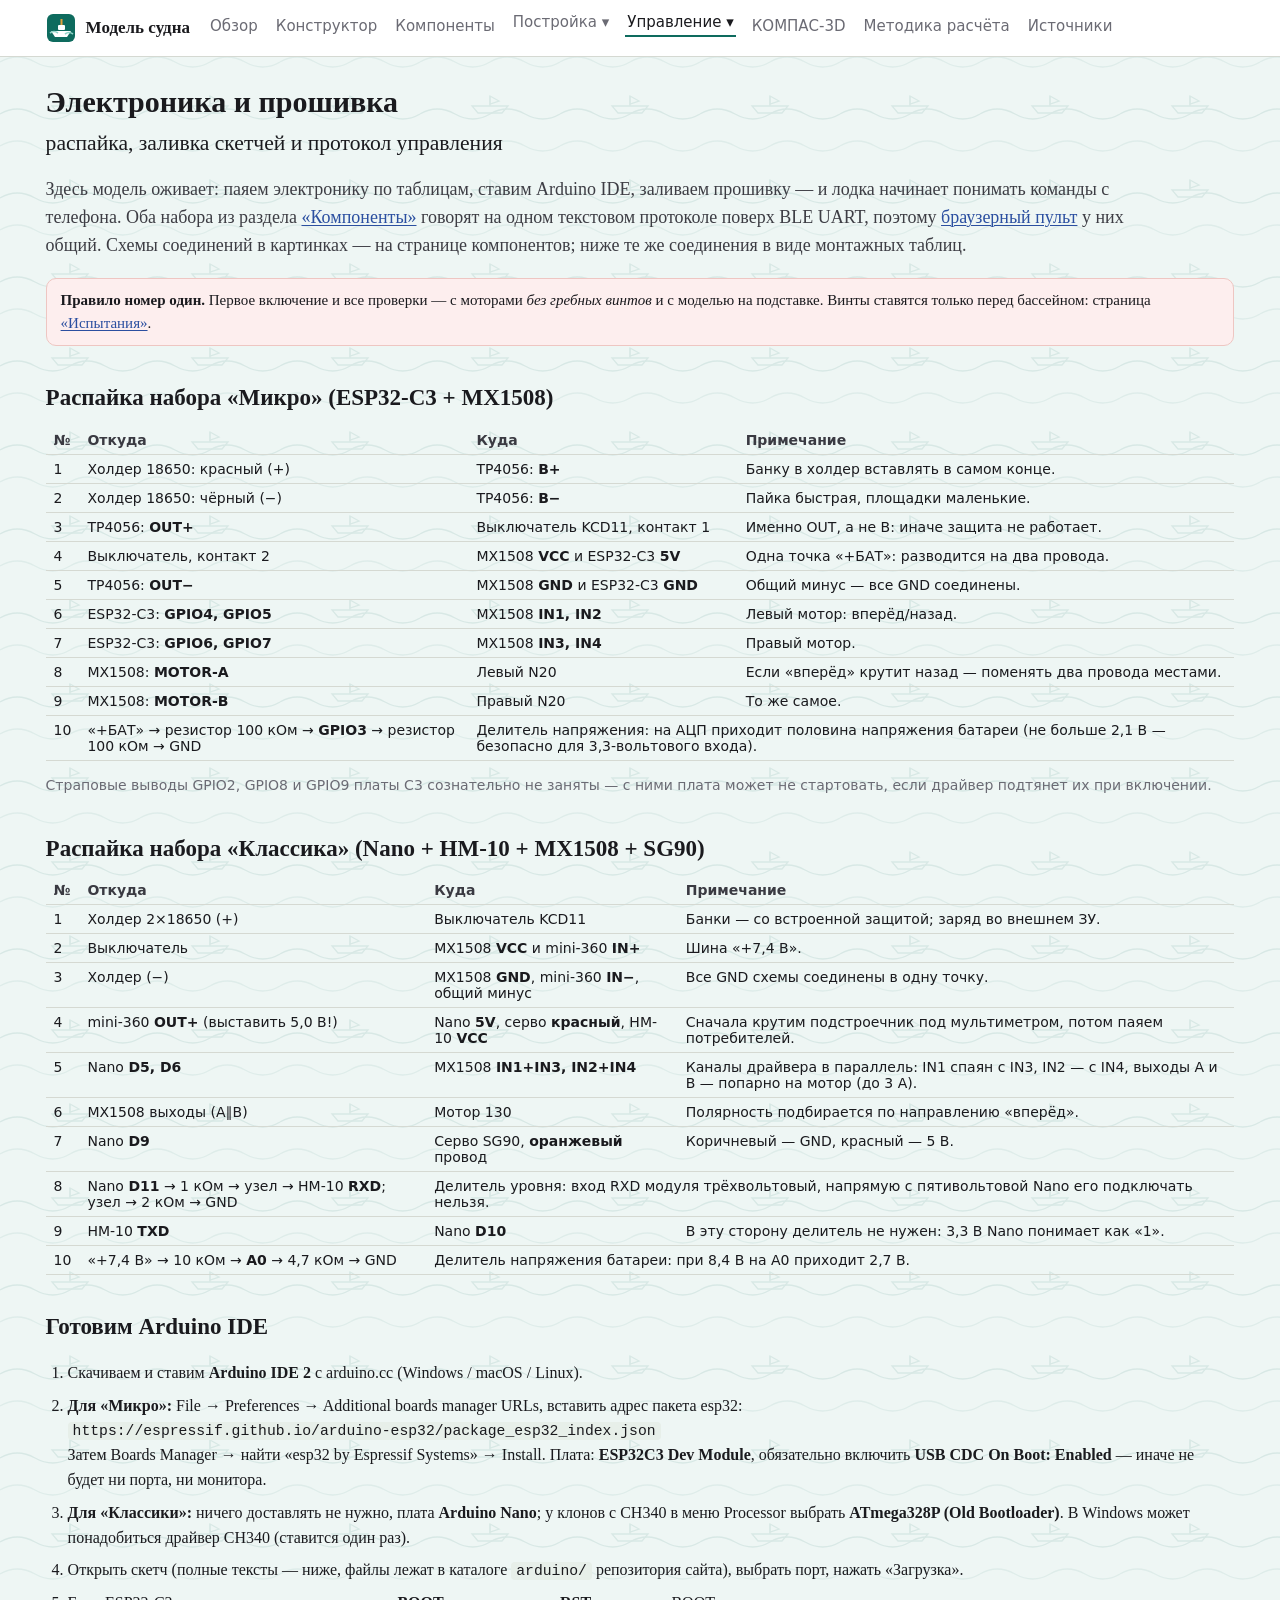
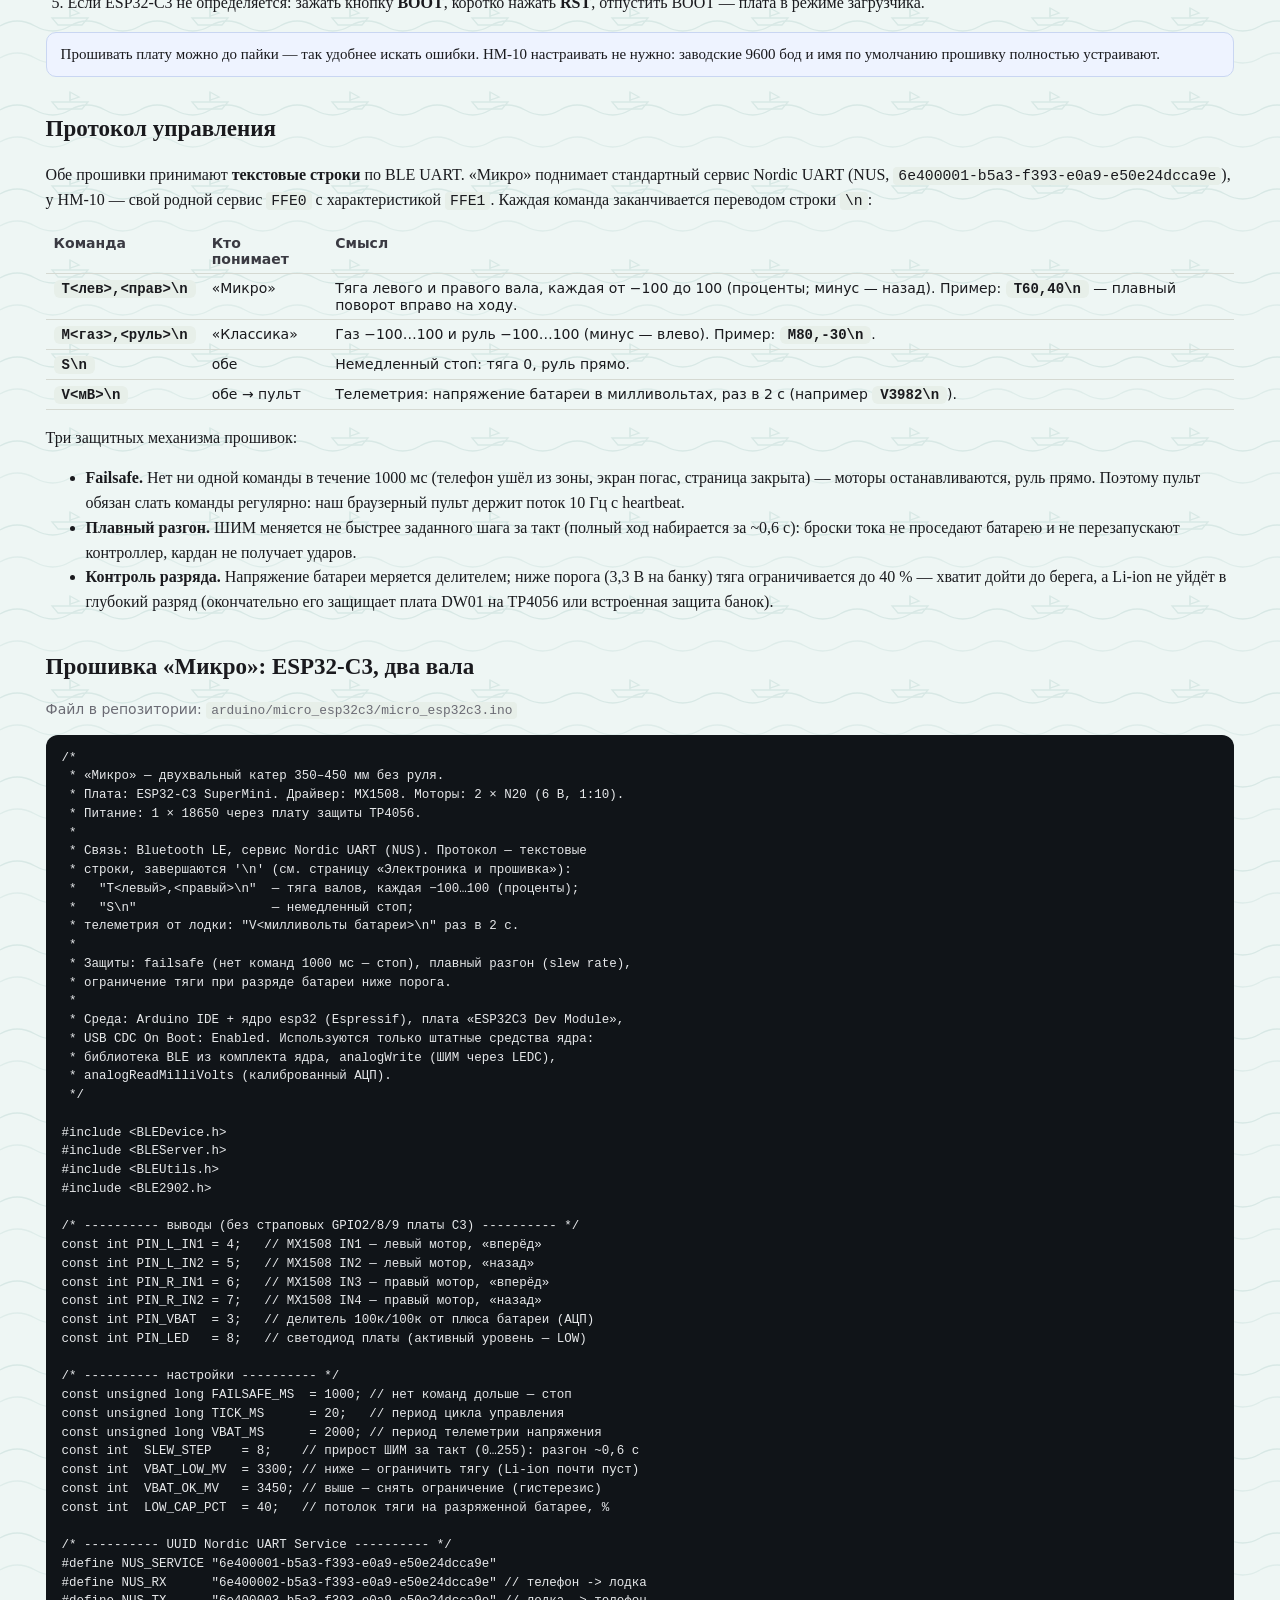
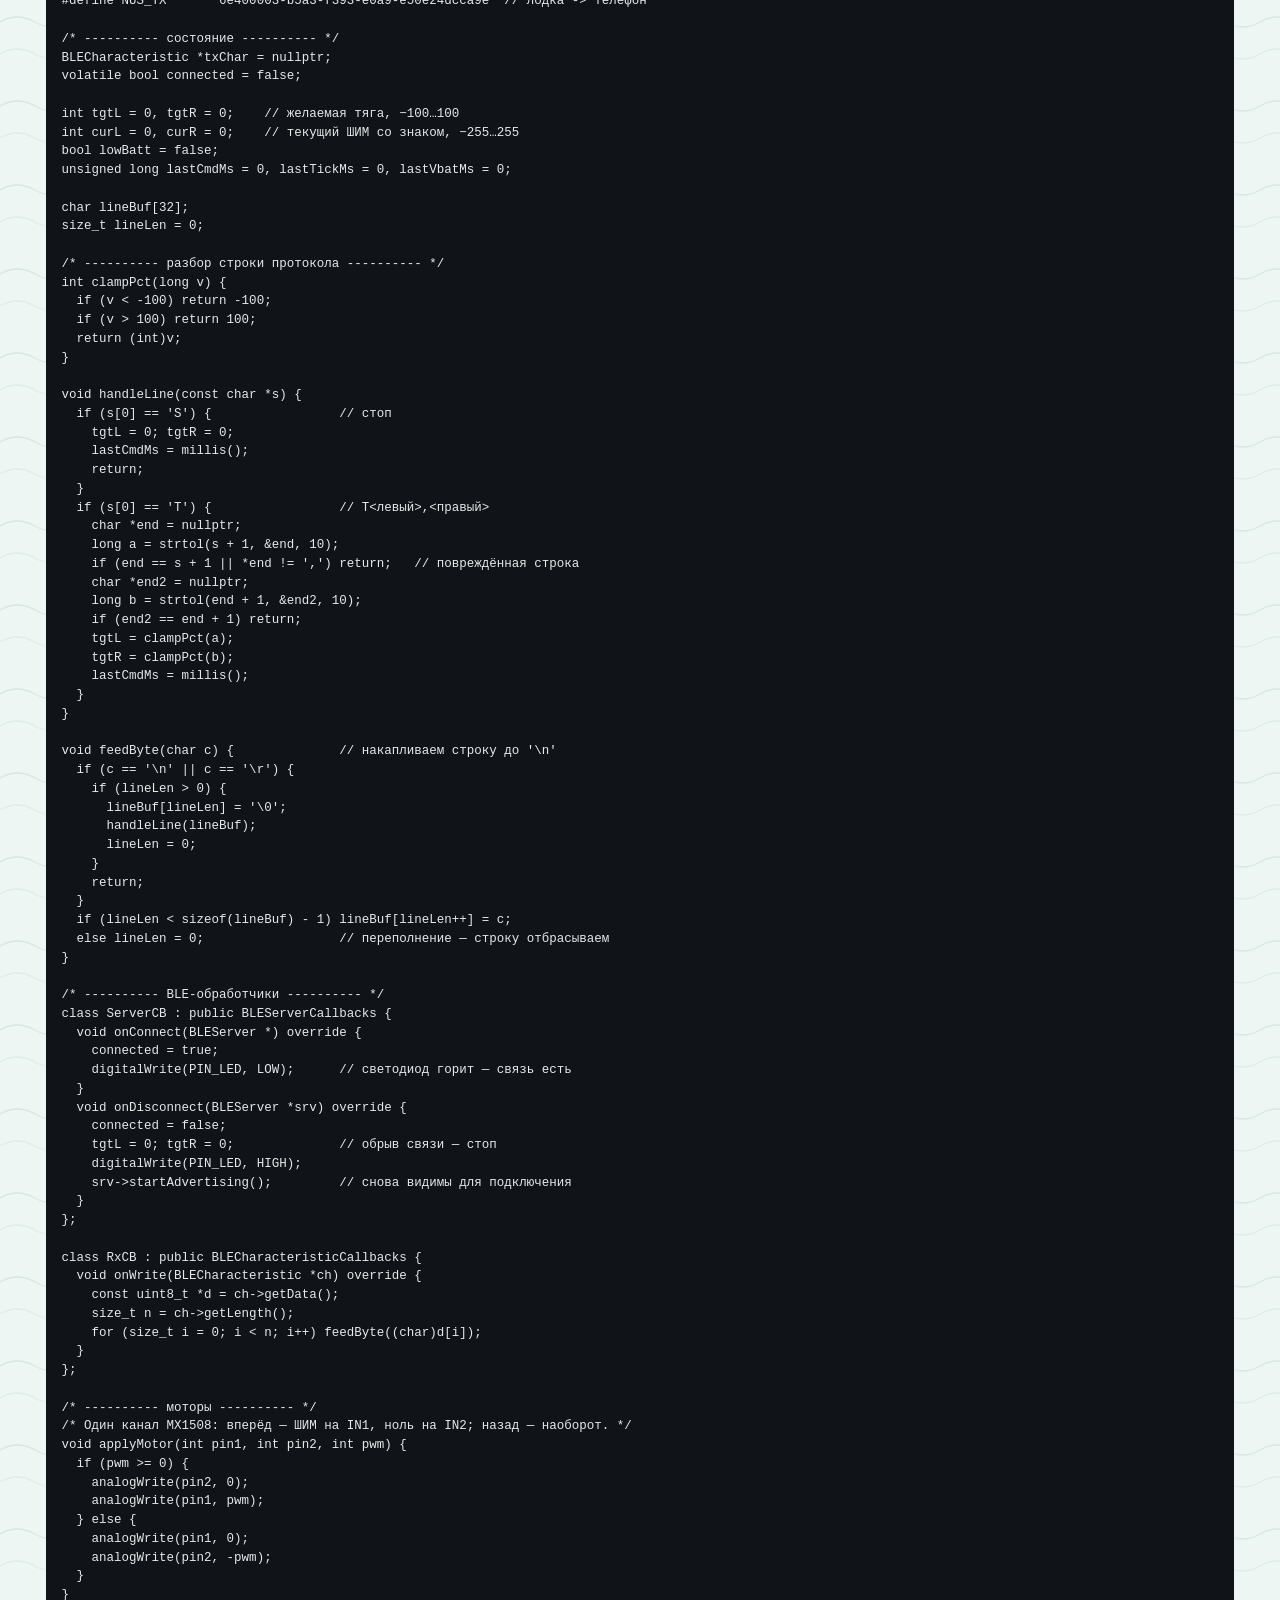
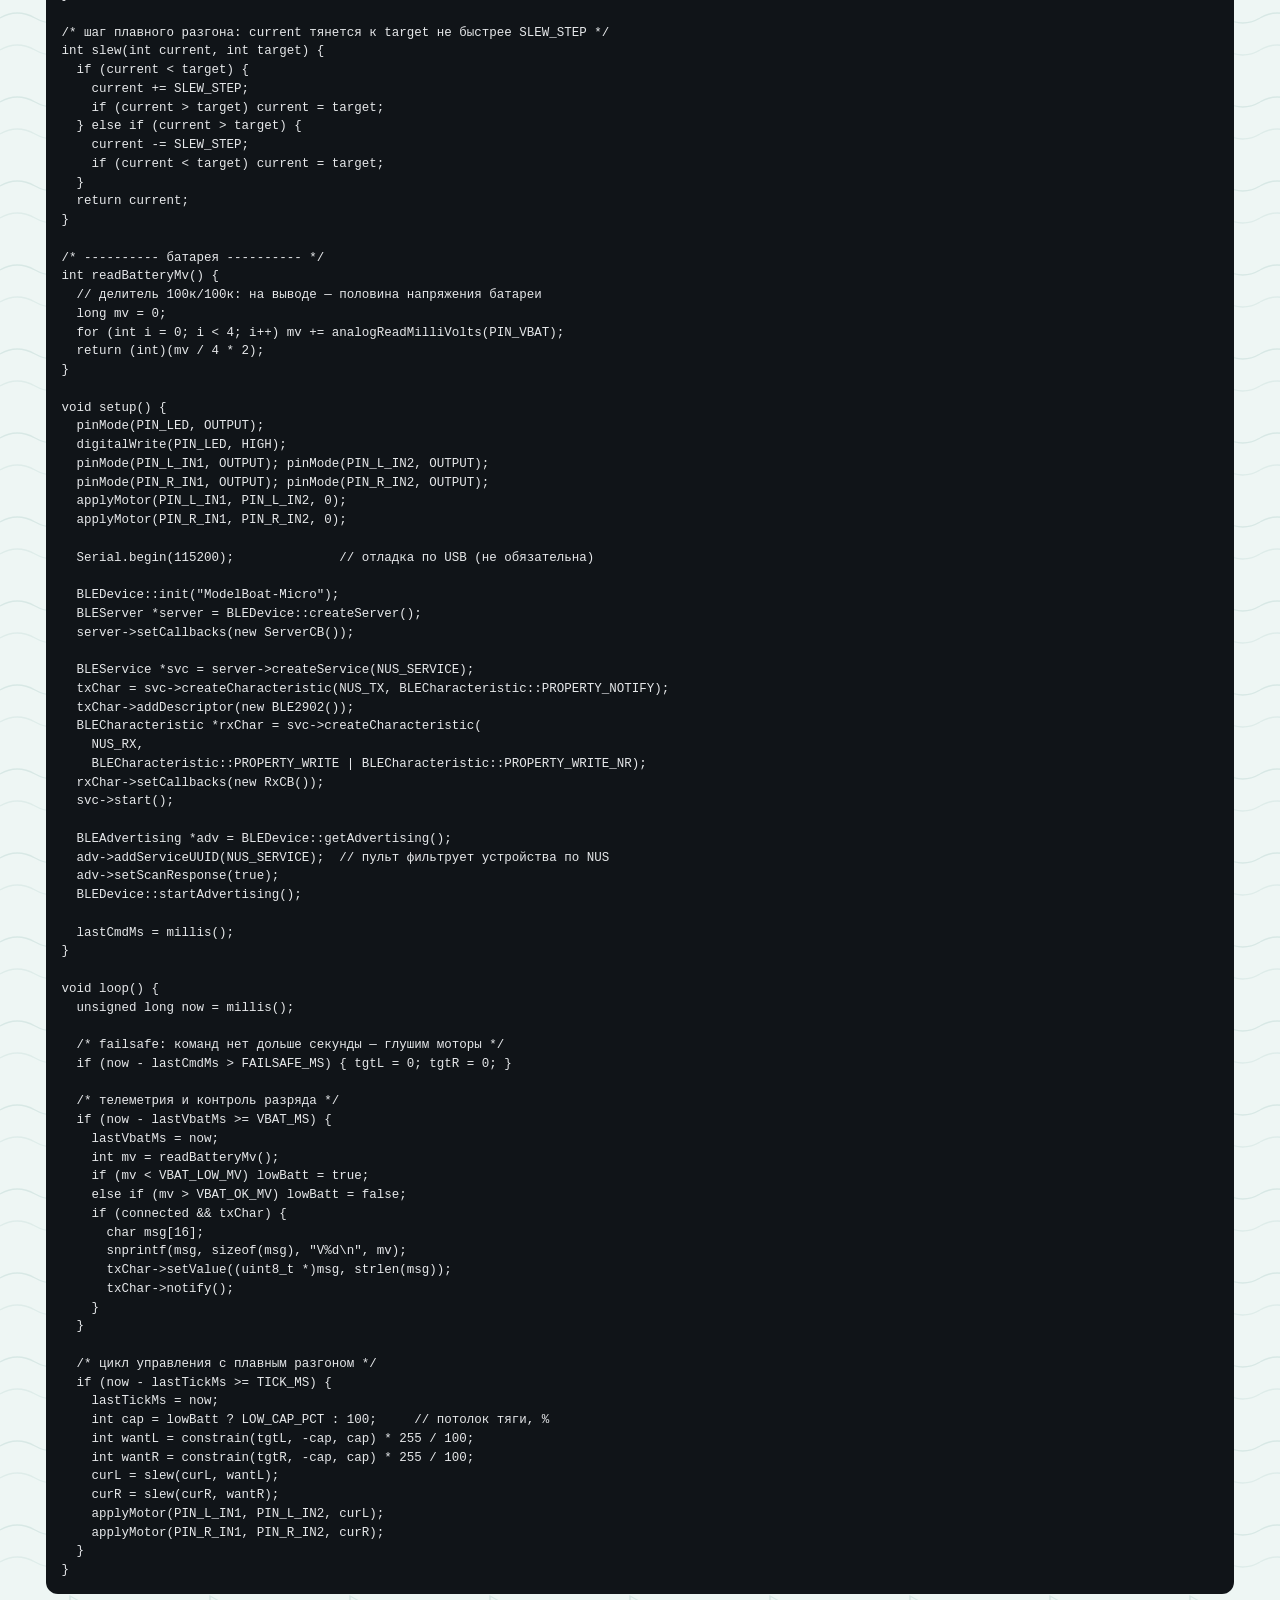
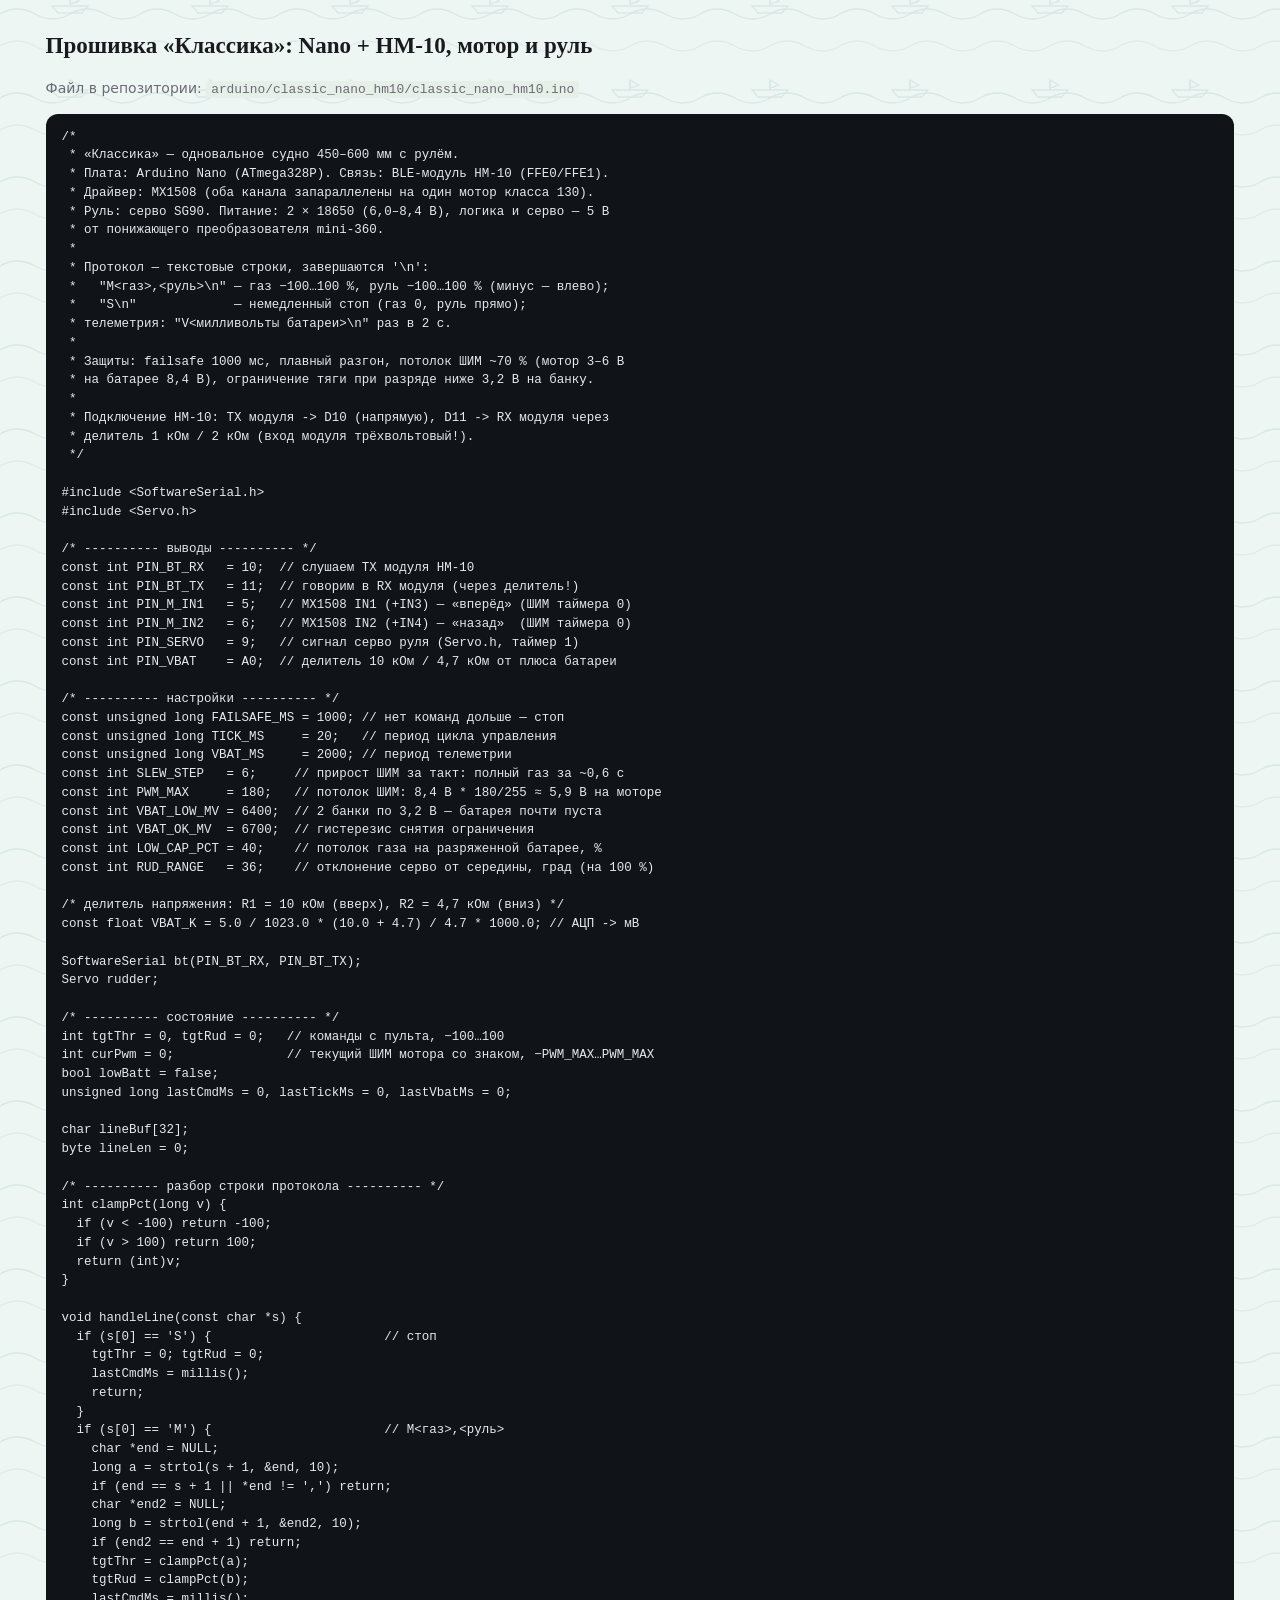
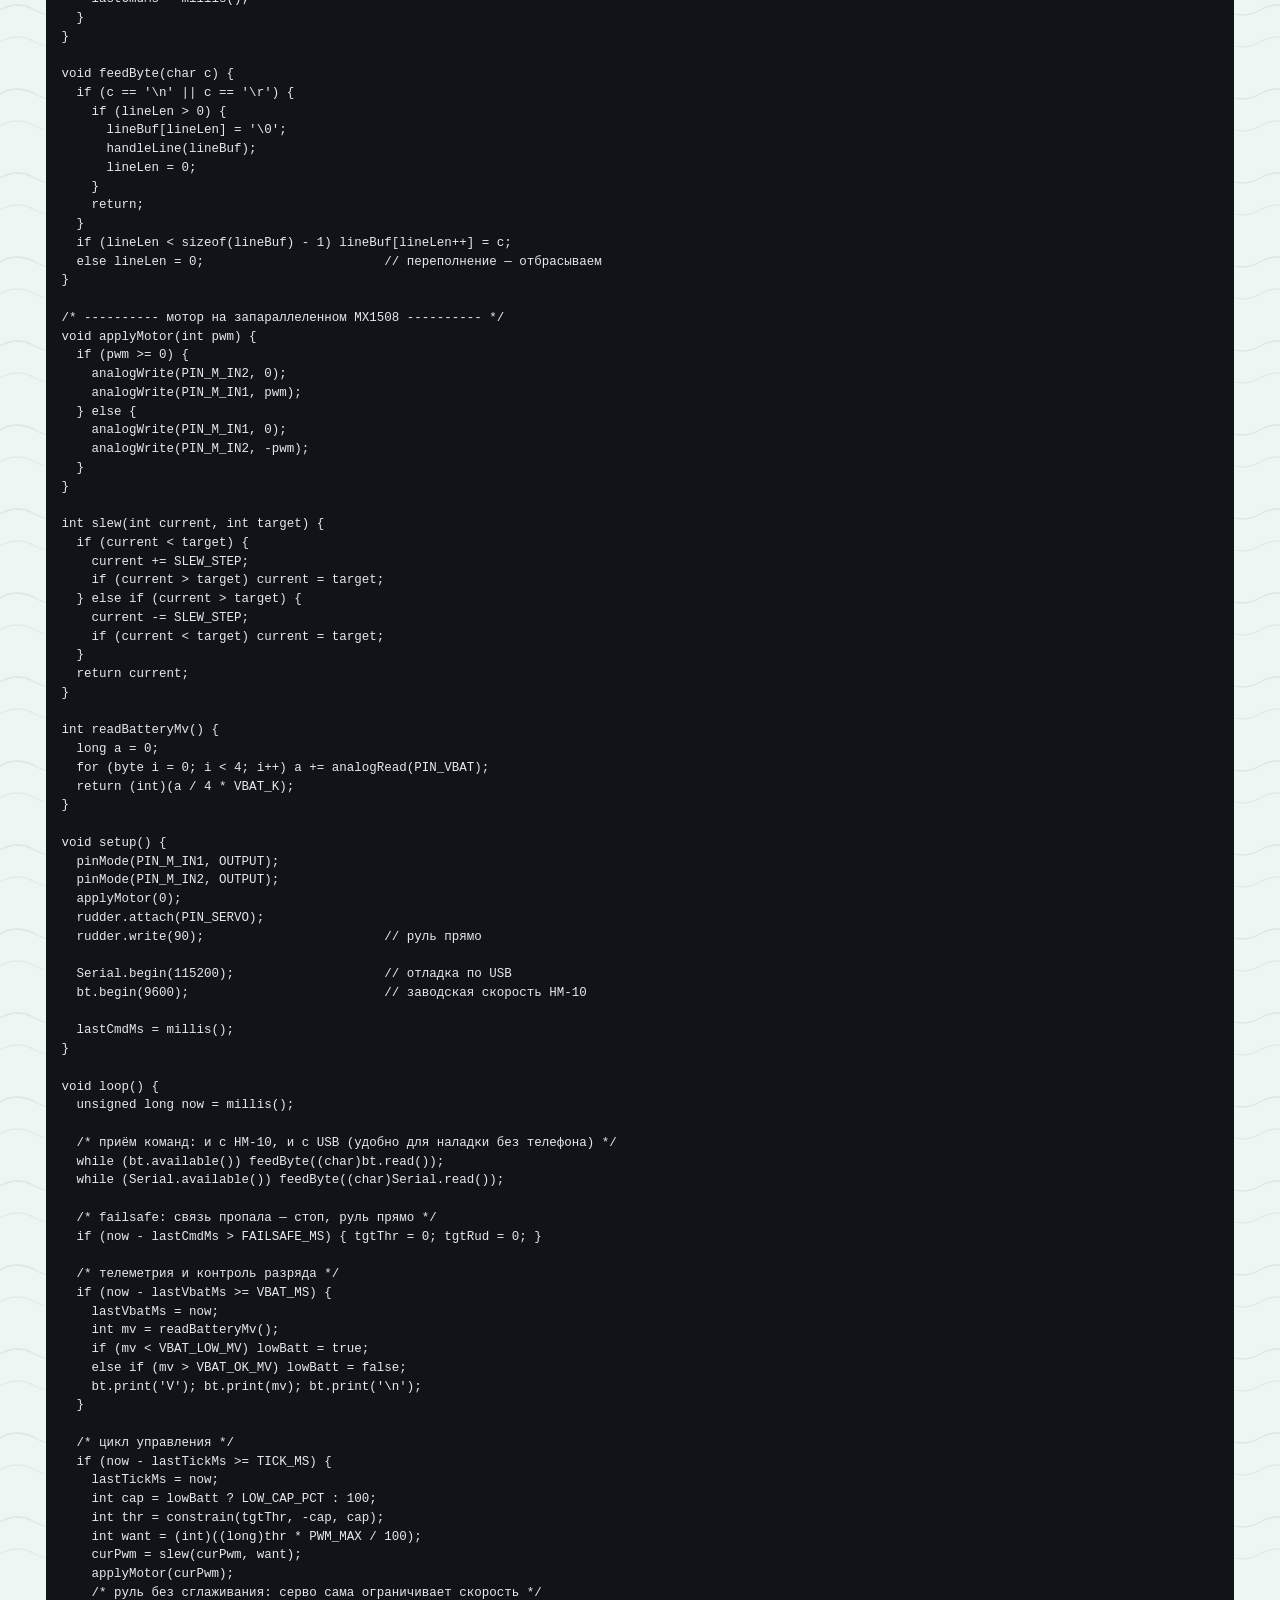
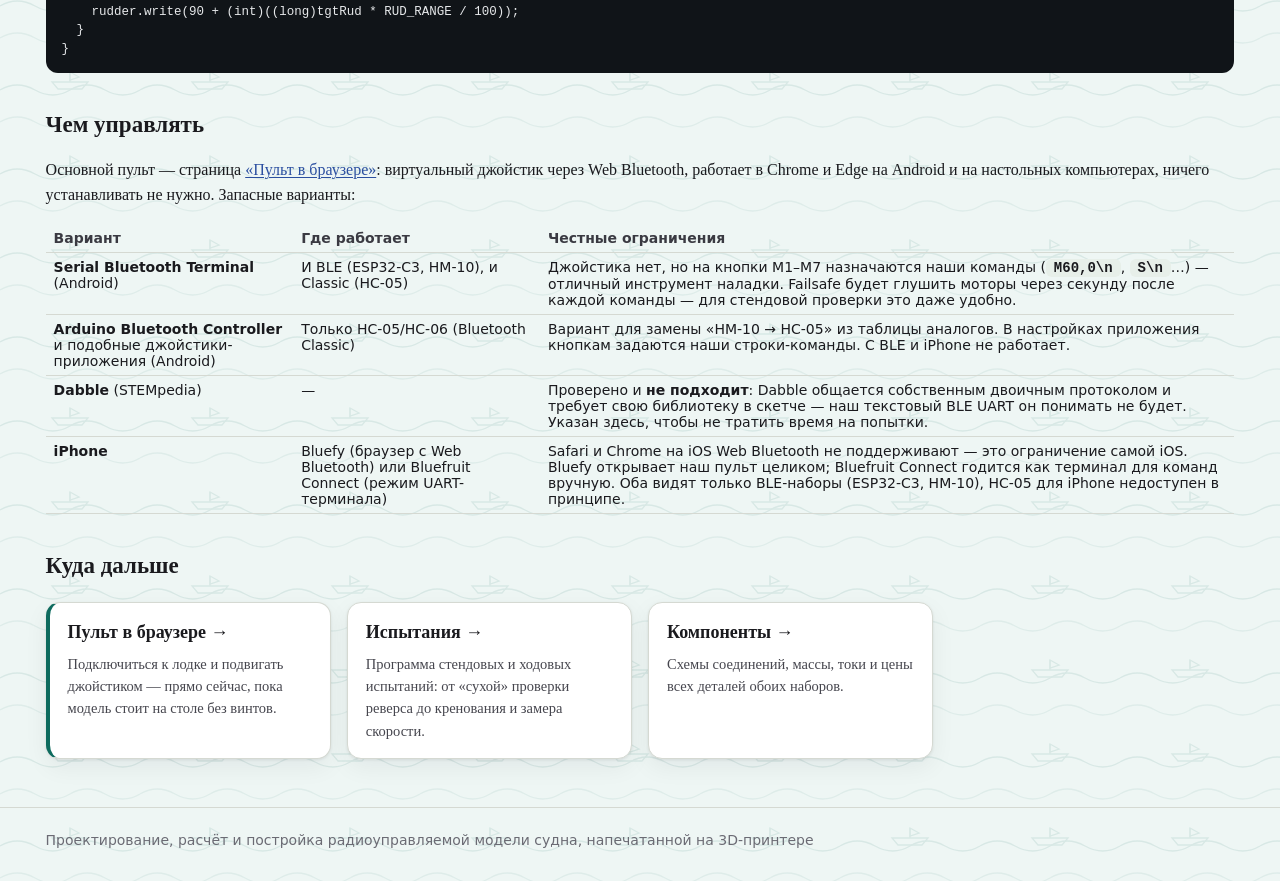
<file: site/control.html>
<!doctype html>
<html lang="ru">
<head>
<meta charset="utf-8">
<meta name="viewport" content="width=device-width, initial-scale=1">
<title>Электроника и прошивка</title>
<meta name="description" content="Распайка электроники модели судна по шагам, установка Arduino IDE и ядра esp32, полные прошивки для наборов «Микро» (ESP32-C3) и «Классика» (Nano + HM-10), текстовый протокол управления по BLE UART с failsafe.">
<link rel="stylesheet" href="assets/style.css">
<style>
table.el { width:100%; border-collapse:collapse; font:14px system-ui, sans-serif; margin:10px 0; }
table.el th, table.el td { border-bottom:1px solid var(--line); padding:6px 8px; text-align:left; vertical-align:top; }
table.el th { color:#3a3a42; font-weight:600; }
pre.code { background:#101418; color:#e6e8ea; border-radius:12px; padding:14px 16px;
  overflow-x:auto; font:12.5px/1.5 ui-monospace, Consolas, monospace; }
pre.code code { background:none; color:inherit; padding:0; font-size:inherit; }
ol.steps { padding-left:22px; }
ol.steps li { margin:8px 0; }
.proto { font:600 14px ui-monospace, monospace; background:var(--chip); border-radius:6px; padding:1px 8px; white-space:nowrap; }
</style>
</head>
<body>
<script src="assets/shell.js"></script>
<script src="assets/site.js" data-root="./" data-page="control"></script>
<main class="wrap">
  <h1>Электроника и прошивка<br><span style="font-weight:400;font-size:.72em">распайка, заливка скетчей и протокол управления</span></h1>
  <p class="lead">Здесь модель оживает: паяем электронику по таблицам,
  ставим Arduino IDE, заливаем прошивку — и лодка начинает понимать команды
  с телефона. Оба набора из раздела <a href="parts">«Компоненты»</a> говорят
  на одном текстовом протоколе поверх BLE UART, поэтому
  <a href="panel">браузерный пульт</a> у них общий. Схемы соединений в
  картинках — на странице компонентов; ниже те же соединения в виде
  монтажных таблиц.</p>

  <div class="note warn"><b>Правило номер один.</b> Первое включение и все
  проверки — с моторами <i>без гребных винтов</i> и с моделью на подставке.
  Винты ставятся только перед бассейном: страница
  <a href="trials">«Испытания»</a>.</div>

  <h2>Распайка набора «Микро» (ESP32-C3 + MX1508)</h2>
  <table class="el">
    <thead><tr><th>№</th><th>Откуда</th><th>Куда</th><th>Примечание</th></tr></thead>
    <tbody>
      <tr><td>1</td><td>Холдер 18650: красный (+)</td><td>TP4056: <b>B+</b></td>
        <td>Банку в холдер вставлять в самом конце.</td></tr>
      <tr><td>2</td><td>Холдер 18650: чёрный (−)</td><td>TP4056: <b>B−</b></td>
        <td>Пайка быстрая, площадки маленькие.</td></tr>
      <tr><td>3</td><td>TP4056: <b>OUT+</b></td><td>Выключатель KCD11, контакт 1</td>
        <td>Именно OUT, а не B: иначе защита не работает.</td></tr>
      <tr><td>4</td><td>Выключатель, контакт 2</td><td>MX1508 <b>VCC</b> и ESP32-C3 <b>5V</b></td>
        <td>Одна точка «+БАТ»: разводится на два провода.</td></tr>
      <tr><td>5</td><td>TP4056: <b>OUT−</b></td><td>MX1508 <b>GND</b> и ESP32-C3 <b>GND</b></td>
        <td>Общий минус — все GND соединены.</td></tr>
      <tr><td>6</td><td>ESP32-C3: <b>GPIO4, GPIO5</b></td><td>MX1508 <b>IN1, IN2</b></td>
        <td>Левый мотор: вперёд/назад.</td></tr>
      <tr><td>7</td><td>ESP32-C3: <b>GPIO6, GPIO7</b></td><td>MX1508 <b>IN3, IN4</b></td>
        <td>Правый мотор.</td></tr>
      <tr><td>8</td><td>MX1508: <b>MOTOR-A</b></td><td>Левый N20</td>
        <td>Если «вперёд» крутит назад — поменять два провода местами.</td></tr>
      <tr><td>9</td><td>MX1508: <b>MOTOR-B</b></td><td>Правый N20</td>
        <td>То же самое.</td></tr>
      <tr><td>10</td><td>«+БАТ» → резистор 100 кОм → <b>GPIO3</b> → резистор 100 кОм → GND</td>
        <td colspan="2">Делитель напряжения: на АЦП приходит половина
        напряжения батареи (не больше 2,1 В — безопасно для 3,3-вольтового
        входа).</td></tr>
    </tbody>
  </table>
  <p class="small">Страповые выводы GPIO2, GPIO8 и GPIO9 платы C3 сознательно
  не заняты — с ними плата может не стартовать, если драйвер подтянет их при
  включении.</p>

  <h2>Распайка набора «Классика» (Nano + HM-10 + MX1508 + SG90)</h2>
  <table class="el">
    <thead><tr><th>№</th><th>Откуда</th><th>Куда</th><th>Примечание</th></tr></thead>
    <tbody>
      <tr><td>1</td><td>Холдер 2×18650 (+)</td><td>Выключатель KCD11</td>
        <td>Банки — со встроенной защитой; заряд во внешнем ЗУ.</td></tr>
      <tr><td>2</td><td>Выключатель</td><td>MX1508 <b>VCC</b> и mini-360 <b>IN+</b></td>
        <td>Шина «+7,4 В».</td></tr>
      <tr><td>3</td><td>Холдер (−)</td><td>MX1508 <b>GND</b>, mini-360 <b>IN−</b>, общий минус</td>
        <td>Все GND схемы соединены в одну точку.</td></tr>
      <tr><td>4</td><td>mini-360 <b>OUT+</b> (выставить 5,0 В!)</td>
        <td>Nano <b>5V</b>, серво <b>красный</b>, HM-10 <b>VCC</b></td>
        <td>Сначала крутим подстроечник под мультиметром, потом паяем
        потребителей.</td></tr>
      <tr><td>5</td><td>Nano <b>D5, D6</b></td><td>MX1508 <b>IN1+IN3, IN2+IN4</b></td>
        <td>Каналы драйвера в параллель: IN1 спаян с IN3, IN2 — с IN4,
        выходы A и B — попарно на мотор (до 3 А).</td></tr>
      <tr><td>6</td><td>MX1508 выходы (A∥B)</td><td>Мотор 130</td>
        <td>Полярность подбирается по направлению «вперёд».</td></tr>
      <tr><td>7</td><td>Nano <b>D9</b></td><td>Серво SG90, <b>оранжевый</b> провод</td>
        <td>Коричневый — GND, красный — 5 В.</td></tr>
      <tr><td>8</td><td>Nano <b>D11</b> → 1 кОм → узел → HM-10 <b>RXD</b>; узел → 2 кОм → GND</td>
        <td colspan="2">Делитель уровня: вход RXD модуля трёхвольтовый,
        напрямую с пятивольтовой Nano его подключать нельзя.</td></tr>
      <tr><td>9</td><td>HM-10 <b>TXD</b></td><td>Nano <b>D10</b></td>
        <td>В эту сторону делитель не нужен: 3,3 В Nano понимает как «1».</td></tr>
      <tr><td>10</td><td>«+7,4 В» → 10 кОм → <b>A0</b> → 4,7 кОм → GND</td>
        <td colspan="2">Делитель напряжения батареи: при 8,4 В на A0 приходит
        2,7 В.</td></tr>
    </tbody>
  </table>

  <h2>Готовим Arduino IDE</h2>
  <ol class="steps">
    <li>Скачиваем и ставим <b>Arduino IDE 2</b> с arduino.cc (Windows / macOS /
    Linux).</li>
    <li><b>Для «Микро»:</b> File → Preferences → Additional boards manager URLs,
    вставить адрес пакета esp32:<br>
    <code>https://espressif.github.io/arduino-esp32/package_esp32_index.json</code><br>
    Затем Boards Manager → найти «esp32 by Espressif Systems» → Install.
    Плата: <b>ESP32C3 Dev Module</b>, обязательно включить
    <b>USB CDC On Boot: Enabled</b> — иначе не будет ни порта, ни монитора.</li>
    <li><b>Для «Классики»:</b> ничего доставлять не нужно, плата
    <b>Arduino Nano</b>; у клонов с CH340 в меню Processor выбрать
    <b>ATmega328P (Old Bootloader)</b>. В Windows может понадобиться драйвер
    CH340 (ставится один раз).</li>
    <li>Открыть скетч (полные тексты — ниже, файлы лежат в каталоге
    <code>arduino/</code> репозитория сайта), выбрать порт, нажать
    «Загрузка».</li>
    <li>Если ESP32-C3 не определяется: зажать кнопку <b>BOOT</b>, коротко
    нажать <b>RST</b>, отпустить BOOT — плата в режиме загрузчика.</li>
  </ol>
  <div class="note tip">Прошивать плату можно до пайки — так удобнее искать
  ошибки. HM-10 настраивать не нужно: заводские 9600 бод и имя по умолчанию
  прошивку полностью устраивают.</div>

  <h2>Протокол управления</h2>
  <p>Обе прошивки принимают <b>текстовые строки</b> по BLE UART. «Микро»
  поднимает стандартный сервис Nordic UART (NUS,
  <code>6e400001-b5a3-f393-e0a9-e50e24dcca9e</code>), у HM-10 — свой родной
  сервис <code>FFE0</code> с характеристикой <code>FFE1</code>. Каждая команда
  заканчивается переводом строки <code>\n</code>:</p>
  <table class="el">
    <thead><tr><th>Команда</th><th>Кто понимает</th><th>Смысл</th></tr></thead>
    <tbody>
      <tr><td><span class="proto">T&lt;лев&gt;,&lt;прав&gt;\n</span></td>
        <td>«Микро»</td>
        <td>Тяга левого и правого вала, каждая от −100 до 100 (проценты;
        минус — назад). Пример: <span class="proto">T60,40\n</span> —
        плавный поворот вправо на ходу.</td></tr>
      <tr><td><span class="proto">M&lt;газ&gt;,&lt;руль&gt;\n</span></td>
        <td>«Классика»</td>
        <td>Газ −100…100 и руль −100…100 (минус — влево). Пример:
        <span class="proto">M80,-30\n</span>.</td></tr>
      <tr><td><span class="proto">S\n</span></td><td>обе</td>
        <td>Немедленный стоп: тяга 0, руль прямо.</td></tr>
      <tr><td><span class="proto">V&lt;мВ&gt;\n</span></td><td>обе → пульт</td>
        <td>Телеметрия: напряжение батареи в милливольтах, раз в 2 с
        (например <span class="proto">V3982\n</span>).</td></tr>
    </tbody>
  </table>
  <p>Три защитных механизма прошивок:</p>
  <ul>
    <li><b>Failsafe.</b> Нет ни одной команды в течение 1000 мс (телефон ушёл
    из зоны, экран погас, страница закрыта) — моторы останавливаются, руль
    прямо. Поэтому пульт обязан слать команды регулярно: наш браузерный пульт
    держит поток 10 Гц с heartbeat.</li>
    <li><b>Плавный разгон.</b> ШИМ меняется не быстрее заданного шага за такт
    (полный ход набирается за ~0,6 с): броски тока не проседают батарею и не
    перезапускают контроллер, кардан не получает ударов.</li>
    <li><b>Контроль разряда.</b> Напряжение батареи меряется делителем; ниже
    порога (3,3 В на банку) тяга ограничивается до 40 % — хватит дойти до
    берега, а Li-ion не уйдёт в глубокий разряд (окончательно его защищает
    плата DW01 на TP4056 или встроенная защита банок).</li>
  </ul>

  <h2>Прошивка «Микро»: ESP32-C3, два вала</h2>
  <p class="small">Файл в репозитории:
  <code>arduino/micro_esp32c3/micro_esp32c3.ino</code></p>
  <pre class="code"><code>/*
 * «Микро» — двухвальный катер 350–450 мм без руля.
 * Плата: ESP32-C3 SuperMini. Драйвер: MX1508. Моторы: 2 × N20 (6 В, 1:10).
 * Питание: 1 × 18650 через плату защиты TP4056.
 *
 * Связь: Bluetooth LE, сервис Nordic UART (NUS). Протокол — текстовые
 * строки, завершаются '\n' (см. страницу «Электроника и прошивка»):
 *   "T&lt;левый&gt;,&lt;правый&gt;\n"  — тяга валов, каждая −100…100 (проценты);
 *   "S\n"                  — немедленный стоп;
 * телеметрия от лодки: "V&lt;милливольты батареи&gt;\n" раз в 2 с.
 *
 * Защиты: failsafe (нет команд 1000 мс — стоп), плавный разгон (slew rate),
 * ограничение тяги при разряде батареи ниже порога.
 *
 * Среда: Arduino IDE + ядро esp32 (Espressif), плата «ESP32C3 Dev Module»,
 * USB CDC On Boot: Enabled. Используются только штатные средства ядра:
 * библиотека BLE из комплекта ядра, analogWrite (ШИМ через LEDC),
 * analogReadMilliVolts (калиброванный АЦП).
 */

#include &lt;BLEDevice.h&gt;
#include &lt;BLEServer.h&gt;
#include &lt;BLEUtils.h&gt;
#include &lt;BLE2902.h&gt;

/* ---------- выводы (без страповых GPIO2/8/9 платы C3) ---------- */
const int PIN_L_IN1 = 4;   // MX1508 IN1 — левый мотор, «вперёд»
const int PIN_L_IN2 = 5;   // MX1508 IN2 — левый мотор, «назад»
const int PIN_R_IN1 = 6;   // MX1508 IN3 — правый мотор, «вперёд»
const int PIN_R_IN2 = 7;   // MX1508 IN4 — правый мотор, «назад»
const int PIN_VBAT  = 3;   // делитель 100к/100к от плюса батареи (АЦП)
const int PIN_LED   = 8;   // светодиод платы (активный уровень — LOW)

/* ---------- настройки ---------- */
const unsigned long FAILSAFE_MS  = 1000; // нет команд дольше — стоп
const unsigned long TICK_MS      = 20;   // период цикла управления
const unsigned long VBAT_MS      = 2000; // период телеметрии напряжения
const int  SLEW_STEP    = 8;    // прирост ШИМ за такт (0…255): разгон ~0,6 с
const int  VBAT_LOW_MV  = 3300; // ниже — ограничить тягу (Li-ion почти пуст)
const int  VBAT_OK_MV   = 3450; // выше — снять ограничение (гистерезис)
const int  LOW_CAP_PCT  = 40;   // потолок тяги на разряженной батарее, %

/* ---------- UUID Nordic UART Service ---------- */
#define NUS_SERVICE "6e400001-b5a3-f393-e0a9-e50e24dcca9e"
#define NUS_RX      "6e400002-b5a3-f393-e0a9-e50e24dcca9e" // телефон -&gt; лодка
#define NUS_TX      "6e400003-b5a3-f393-e0a9-e50e24dcca9e" // лодка -&gt; телефон

/* ---------- состояние ---------- */
BLECharacteristic *txChar = nullptr;
volatile bool connected = false;

int tgtL = 0, tgtR = 0;    // желаемая тяга, −100…100
int curL = 0, curR = 0;    // текущий ШИМ со знаком, −255…255
bool lowBatt = false;
unsigned long lastCmdMs = 0, lastTickMs = 0, lastVbatMs = 0;

char lineBuf[32];
size_t lineLen = 0;

/* ---------- разбор строки протокола ---------- */
int clampPct(long v) {
  if (v &lt; -100) return -100;
  if (v &gt; 100) return 100;
  return (int)v;
}

void handleLine(const char *s) {
  if (s[0] == 'S') {                 // стоп
    tgtL = 0; tgtR = 0;
    lastCmdMs = millis();
    return;
  }
  if (s[0] == 'T') {                 // T&lt;левый&gt;,&lt;правый&gt;
    char *end = nullptr;
    long a = strtol(s + 1, &amp;end, 10);
    if (end == s + 1 || *end != ',') return;   // повреждённая строка
    char *end2 = nullptr;
    long b = strtol(end + 1, &amp;end2, 10);
    if (end2 == end + 1) return;
    tgtL = clampPct(a);
    tgtR = clampPct(b);
    lastCmdMs = millis();
  }
}

void feedByte(char c) {              // накапливаем строку до '\n'
  if (c == '\n' || c == '\r') {
    if (lineLen &gt; 0) {
      lineBuf[lineLen] = '\0';
      handleLine(lineBuf);
      lineLen = 0;
    }
    return;
  }
  if (lineLen &lt; sizeof(lineBuf) - 1) lineBuf[lineLen++] = c;
  else lineLen = 0;                  // переполнение — строку отбрасываем
}

/* ---------- BLE-обработчики ---------- */
class ServerCB : public BLEServerCallbacks {
  void onConnect(BLEServer *) override {
    connected = true;
    digitalWrite(PIN_LED, LOW);      // светодиод горит — связь есть
  }
  void onDisconnect(BLEServer *srv) override {
    connected = false;
    tgtL = 0; tgtR = 0;              // обрыв связи — стоп
    digitalWrite(PIN_LED, HIGH);
    srv-&gt;startAdvertising();         // снова видимы для подключения
  }
};

class RxCB : public BLECharacteristicCallbacks {
  void onWrite(BLECharacteristic *ch) override {
    const uint8_t *d = ch-&gt;getData();
    size_t n = ch-&gt;getLength();
    for (size_t i = 0; i &lt; n; i++) feedByte((char)d[i]);
  }
};

/* ---------- моторы ---------- */
/* Один канал MX1508: вперёд — ШИМ на IN1, ноль на IN2; назад — наоборот. */
void applyMotor(int pin1, int pin2, int pwm) {
  if (pwm &gt;= 0) {
    analogWrite(pin2, 0);
    analogWrite(pin1, pwm);
  } else {
    analogWrite(pin1, 0);
    analogWrite(pin2, -pwm);
  }
}

/* шаг плавного разгона: current тянется к target не быстрее SLEW_STEP */
int slew(int current, int target) {
  if (current &lt; target) {
    current += SLEW_STEP;
    if (current &gt; target) current = target;
  } else if (current &gt; target) {
    current -= SLEW_STEP;
    if (current &lt; target) current = target;
  }
  return current;
}

/* ---------- батарея ---------- */
int readBatteryMv() {
  // делитель 100к/100к: на выводе — половина напряжения батареи
  long mv = 0;
  for (int i = 0; i &lt; 4; i++) mv += analogReadMilliVolts(PIN_VBAT);
  return (int)(mv / 4 * 2);
}

void setup() {
  pinMode(PIN_LED, OUTPUT);
  digitalWrite(PIN_LED, HIGH);
  pinMode(PIN_L_IN1, OUTPUT); pinMode(PIN_L_IN2, OUTPUT);
  pinMode(PIN_R_IN1, OUTPUT); pinMode(PIN_R_IN2, OUTPUT);
  applyMotor(PIN_L_IN1, PIN_L_IN2, 0);
  applyMotor(PIN_R_IN1, PIN_R_IN2, 0);

  Serial.begin(115200);              // отладка по USB (не обязательна)

  BLEDevice::init("ModelBoat-Micro");
  BLEServer *server = BLEDevice::createServer();
  server-&gt;setCallbacks(new ServerCB());

  BLEService *svc = server-&gt;createService(NUS_SERVICE);
  txChar = svc-&gt;createCharacteristic(NUS_TX, BLECharacteristic::PROPERTY_NOTIFY);
  txChar-&gt;addDescriptor(new BLE2902());
  BLECharacteristic *rxChar = svc-&gt;createCharacteristic(
    NUS_RX,
    BLECharacteristic::PROPERTY_WRITE | BLECharacteristic::PROPERTY_WRITE_NR);
  rxChar-&gt;setCallbacks(new RxCB());
  svc-&gt;start();

  BLEAdvertising *adv = BLEDevice::getAdvertising();
  adv-&gt;addServiceUUID(NUS_SERVICE);  // пульт фильтрует устройства по NUS
  adv-&gt;setScanResponse(true);
  BLEDevice::startAdvertising();

  lastCmdMs = millis();
}

void loop() {
  unsigned long now = millis();

  /* failsafe: команд нет дольше секунды — глушим моторы */
  if (now - lastCmdMs &gt; FAILSAFE_MS) { tgtL = 0; tgtR = 0; }

  /* телеметрия и контроль разряда */
  if (now - lastVbatMs &gt;= VBAT_MS) {
    lastVbatMs = now;
    int mv = readBatteryMv();
    if (mv &lt; VBAT_LOW_MV) lowBatt = true;
    else if (mv &gt; VBAT_OK_MV) lowBatt = false;
    if (connected &amp;&amp; txChar) {
      char msg[16];
      snprintf(msg, sizeof(msg), "V%d\n", mv);
      txChar-&gt;setValue((uint8_t *)msg, strlen(msg));
      txChar-&gt;notify();
    }
  }

  /* цикл управления с плавным разгоном */
  if (now - lastTickMs &gt;= TICK_MS) {
    lastTickMs = now;
    int cap = lowBatt ? LOW_CAP_PCT : 100;     // потолок тяги, %
    int wantL = constrain(tgtL, -cap, cap) * 255 / 100;
    int wantR = constrain(tgtR, -cap, cap) * 255 / 100;
    curL = slew(curL, wantL);
    curR = slew(curR, wantR);
    applyMotor(PIN_L_IN1, PIN_L_IN2, curL);
    applyMotor(PIN_R_IN1, PIN_R_IN2, curR);
  }
}</code></pre>

  <h2>Прошивка «Классика»: Nano + HM-10, мотор и руль</h2>
  <p class="small">Файл в репозитории:
  <code>arduino/classic_nano_hm10/classic_nano_hm10.ino</code></p>
  <pre class="code"><code>/*
 * «Классика» — одновальное судно 450–600 мм с рулём.
 * Плата: Arduino Nano (ATmega328P). Связь: BLE-модуль HM-10 (FFE0/FFE1).
 * Драйвер: MX1508 (оба канала запараллелены на один мотор класса 130).
 * Руль: серво SG90. Питание: 2 × 18650 (6,0–8,4 В), логика и серво — 5 В
 * от понижающего преобразователя mini-360.
 *
 * Протокол — текстовые строки, завершаются '\n':
 *   "M&lt;газ&gt;,&lt;руль&gt;\n" — газ −100…100 %, руль −100…100 % (минус — влево);
 *   "S\n"             — немедленный стоп (газ 0, руль прямо);
 * телеметрия: "V&lt;милливольты батареи&gt;\n" раз в 2 с.
 *
 * Защиты: failsafe 1000 мс, плавный разгон, потолок ШИМ ~70 % (мотор 3–6 В
 * на батарее 8,4 В), ограничение тяги при разряде ниже 3,2 В на банку.
 *
 * Подключение HM-10: TX модуля -&gt; D10 (напрямую), D11 -&gt; RX модуля через
 * делитель 1 кОм / 2 кОм (вход модуля трёхвольтовый!).
 */

#include &lt;SoftwareSerial.h&gt;
#include &lt;Servo.h&gt;

/* ---------- выводы ---------- */
const int PIN_BT_RX   = 10;  // слушаем TX модуля HM-10
const int PIN_BT_TX   = 11;  // говорим в RX модуля (через делитель!)
const int PIN_M_IN1   = 5;   // MX1508 IN1 (+IN3) — «вперёд» (ШИМ таймера 0)
const int PIN_M_IN2   = 6;   // MX1508 IN2 (+IN4) — «назад»  (ШИМ таймера 0)
const int PIN_SERVO   = 9;   // сигнал серво руля (Servo.h, таймер 1)
const int PIN_VBAT    = A0;  // делитель 10 кОм / 4,7 кОм от плюса батареи

/* ---------- настройки ---------- */
const unsigned long FAILSAFE_MS = 1000; // нет команд дольше — стоп
const unsigned long TICK_MS     = 20;   // период цикла управления
const unsigned long VBAT_MS     = 2000; // период телеметрии
const int SLEW_STEP   = 6;     // прирост ШИМ за такт: полный газ за ~0,6 с
const int PWM_MAX     = 180;   // потолок ШИМ: 8,4 В * 180/255 ≈ 5,9 В на моторе
const int VBAT_LOW_MV = 6400;  // 2 банки по 3,2 В — батарея почти пуста
const int VBAT_OK_MV  = 6700;  // гистерезис снятия ограничения
const int LOW_CAP_PCT = 40;    // потолок газа на разряженной батарее, %
const int RUD_RANGE   = 36;    // отклонение серво от середины, град (на 100 %)

/* делитель напряжения: R1 = 10 кОм (вверх), R2 = 4,7 кОм (вниз) */
const float VBAT_K = 5.0 / 1023.0 * (10.0 + 4.7) / 4.7 * 1000.0; // АЦП -&gt; мВ

SoftwareSerial bt(PIN_BT_RX, PIN_BT_TX);
Servo rudder;

/* ---------- состояние ---------- */
int tgtThr = 0, tgtRud = 0;   // команды с пульта, −100…100
int curPwm = 0;               // текущий ШИМ мотора со знаком, −PWM_MAX…PWM_MAX
bool lowBatt = false;
unsigned long lastCmdMs = 0, lastTickMs = 0, lastVbatMs = 0;

char lineBuf[32];
byte lineLen = 0;

/* ---------- разбор строки протокола ---------- */
int clampPct(long v) {
  if (v &lt; -100) return -100;
  if (v &gt; 100) return 100;
  return (int)v;
}

void handleLine(const char *s) {
  if (s[0] == 'S') {                       // стоп
    tgtThr = 0; tgtRud = 0;
    lastCmdMs = millis();
    return;
  }
  if (s[0] == 'M') {                       // M&lt;газ&gt;,&lt;руль&gt;
    char *end = NULL;
    long a = strtol(s + 1, &amp;end, 10);
    if (end == s + 1 || *end != ',') return;
    char *end2 = NULL;
    long b = strtol(end + 1, &amp;end2, 10);
    if (end2 == end + 1) return;
    tgtThr = clampPct(a);
    tgtRud = clampPct(b);
    lastCmdMs = millis();
  }
}

void feedByte(char c) {
  if (c == '\n' || c == '\r') {
    if (lineLen &gt; 0) {
      lineBuf[lineLen] = '\0';
      handleLine(lineBuf);
      lineLen = 0;
    }
    return;
  }
  if (lineLen &lt; sizeof(lineBuf) - 1) lineBuf[lineLen++] = c;
  else lineLen = 0;                        // переполнение — отбрасываем
}

/* ---------- мотор на запараллеленном MX1508 ---------- */
void applyMotor(int pwm) {
  if (pwm &gt;= 0) {
    analogWrite(PIN_M_IN2, 0);
    analogWrite(PIN_M_IN1, pwm);
  } else {
    analogWrite(PIN_M_IN1, 0);
    analogWrite(PIN_M_IN2, -pwm);
  }
}

int slew(int current, int target) {
  if (current &lt; target) {
    current += SLEW_STEP;
    if (current &gt; target) current = target;
  } else if (current &gt; target) {
    current -= SLEW_STEP;
    if (current &lt; target) current = target;
  }
  return current;
}

int readBatteryMv() {
  long a = 0;
  for (byte i = 0; i &lt; 4; i++) a += analogRead(PIN_VBAT);
  return (int)(a / 4 * VBAT_K);
}

void setup() {
  pinMode(PIN_M_IN1, OUTPUT);
  pinMode(PIN_M_IN2, OUTPUT);
  applyMotor(0);
  rudder.attach(PIN_SERVO);
  rudder.write(90);                        // руль прямо

  Serial.begin(115200);                    // отладка по USB
  bt.begin(9600);                          // заводская скорость HM-10

  lastCmdMs = millis();
}

void loop() {
  unsigned long now = millis();

  /* приём команд: и с HM-10, и с USB (удобно для наладки без телефона) */
  while (bt.available()) feedByte((char)bt.read());
  while (Serial.available()) feedByte((char)Serial.read());

  /* failsafe: связь пропала — стоп, руль прямо */
  if (now - lastCmdMs &gt; FAILSAFE_MS) { tgtThr = 0; tgtRud = 0; }

  /* телеметрия и контроль разряда */
  if (now - lastVbatMs &gt;= VBAT_MS) {
    lastVbatMs = now;
    int mv = readBatteryMv();
    if (mv &lt; VBAT_LOW_MV) lowBatt = true;
    else if (mv &gt; VBAT_OK_MV) lowBatt = false;
    bt.print('V'); bt.print(mv); bt.print('\n');
  }

  /* цикл управления */
  if (now - lastTickMs &gt;= TICK_MS) {
    lastTickMs = now;
    int cap = lowBatt ? LOW_CAP_PCT : 100;
    int thr = constrain(tgtThr, -cap, cap);
    int want = (int)((long)thr * PWM_MAX / 100);
    curPwm = slew(curPwm, want);
    applyMotor(curPwm);
    /* руль без сглаживания: серво сама ограничивает скорость */
    rudder.write(90 + (int)((long)tgtRud * RUD_RANGE / 100));
  }
}</code></pre>

  <h2>Чем управлять</h2>
  <p>Основной пульт — страница <a href="panel">«Пульт в браузере»</a>:
  виртуальный джойстик через Web Bluetooth, работает в Chrome и Edge на
  Android и на настольных компьютерах, ничего устанавливать не нужно.
  Запасные варианты:</p>
  <table class="el">
    <thead><tr><th>Вариант</th><th>Где работает</th><th>Честные ограничения</th></tr></thead>
    <tbody>
      <tr><td><b>Serial Bluetooth Terminal</b> (Android)</td>
        <td>И BLE (ESP32-C3, HM-10), и Classic (HC-05)</td>
        <td>Джойстика нет, но на кнопки M1–M7 назначаются наши команды
        (<span class="proto">M60,0\n</span>, <span class="proto">S\n</span>…) —
        отличный инструмент наладки. Failsafe будет глушить моторы через
        секунду после каждой команды — для стендовой проверки это даже
        удобно.</td></tr>
      <tr><td><b>Arduino Bluetooth Controller</b> и подобные
        джойстики-приложения (Android)</td>
        <td>Только HC-05/HC-06 (Bluetooth Classic)</td>
        <td>Вариант для замены «HM-10 → HC-05» из таблицы аналогов. В
        настройках приложения кнопкам задаются наши строки-команды. С BLE и
        iPhone не работает.</td></tr>
      <tr><td><b>Dabble</b> (STEMpedia)</td>
        <td>—</td>
        <td>Проверено и <b>не подходит</b>: Dabble общается собственным
        двоичным протоколом и требует свою библиотеку в скетче — наш текстовый
        BLE UART он понимать не будет. Указан здесь, чтобы не тратить время на
        попытки.</td></tr>
      <tr><td><b>iPhone</b></td>
        <td>Bluefy (браузер с Web Bluetooth) или Bluefruit Connect (режим
        UART-терминала)</td>
        <td>Safari и Chrome на iOS Web Bluetooth не поддерживают — это
        ограничение самой iOS. Bluefy открывает наш пульт целиком; Bluefruit
        Connect годится как терминал для команд вручную. Оба видят только
        BLE-наборы (ESP32-C3, HM-10), HC-05 для iPhone недоступен в
        принципе.</td></tr>
    </tbody>
  </table>

  <h2>Куда дальше</h2>
  <div class="cards">
    <a class="card demo" href="panel">
      <h3>Пульт в браузере →</h3>
      <p>Подключиться к лодке и подвигать джойстиком — прямо сейчас, пока
      модель стоит на столе без винтов.</p>
    </a>
    <a class="card" href="trials">
      <h3>Испытания →</h3>
      <p>Программа стендовых и ходовых испытаний: от «сухой» проверки
      реверса до кренования и замера скорости.</p>
    </a>
    <a class="card" href="parts">
      <h3>Компоненты →</h3>
      <p>Схемы соединений, массы, токи и цены всех деталей обоих
      наборов.</p>
    </a>
  </div>
</main>
</body>
</html>
</file>
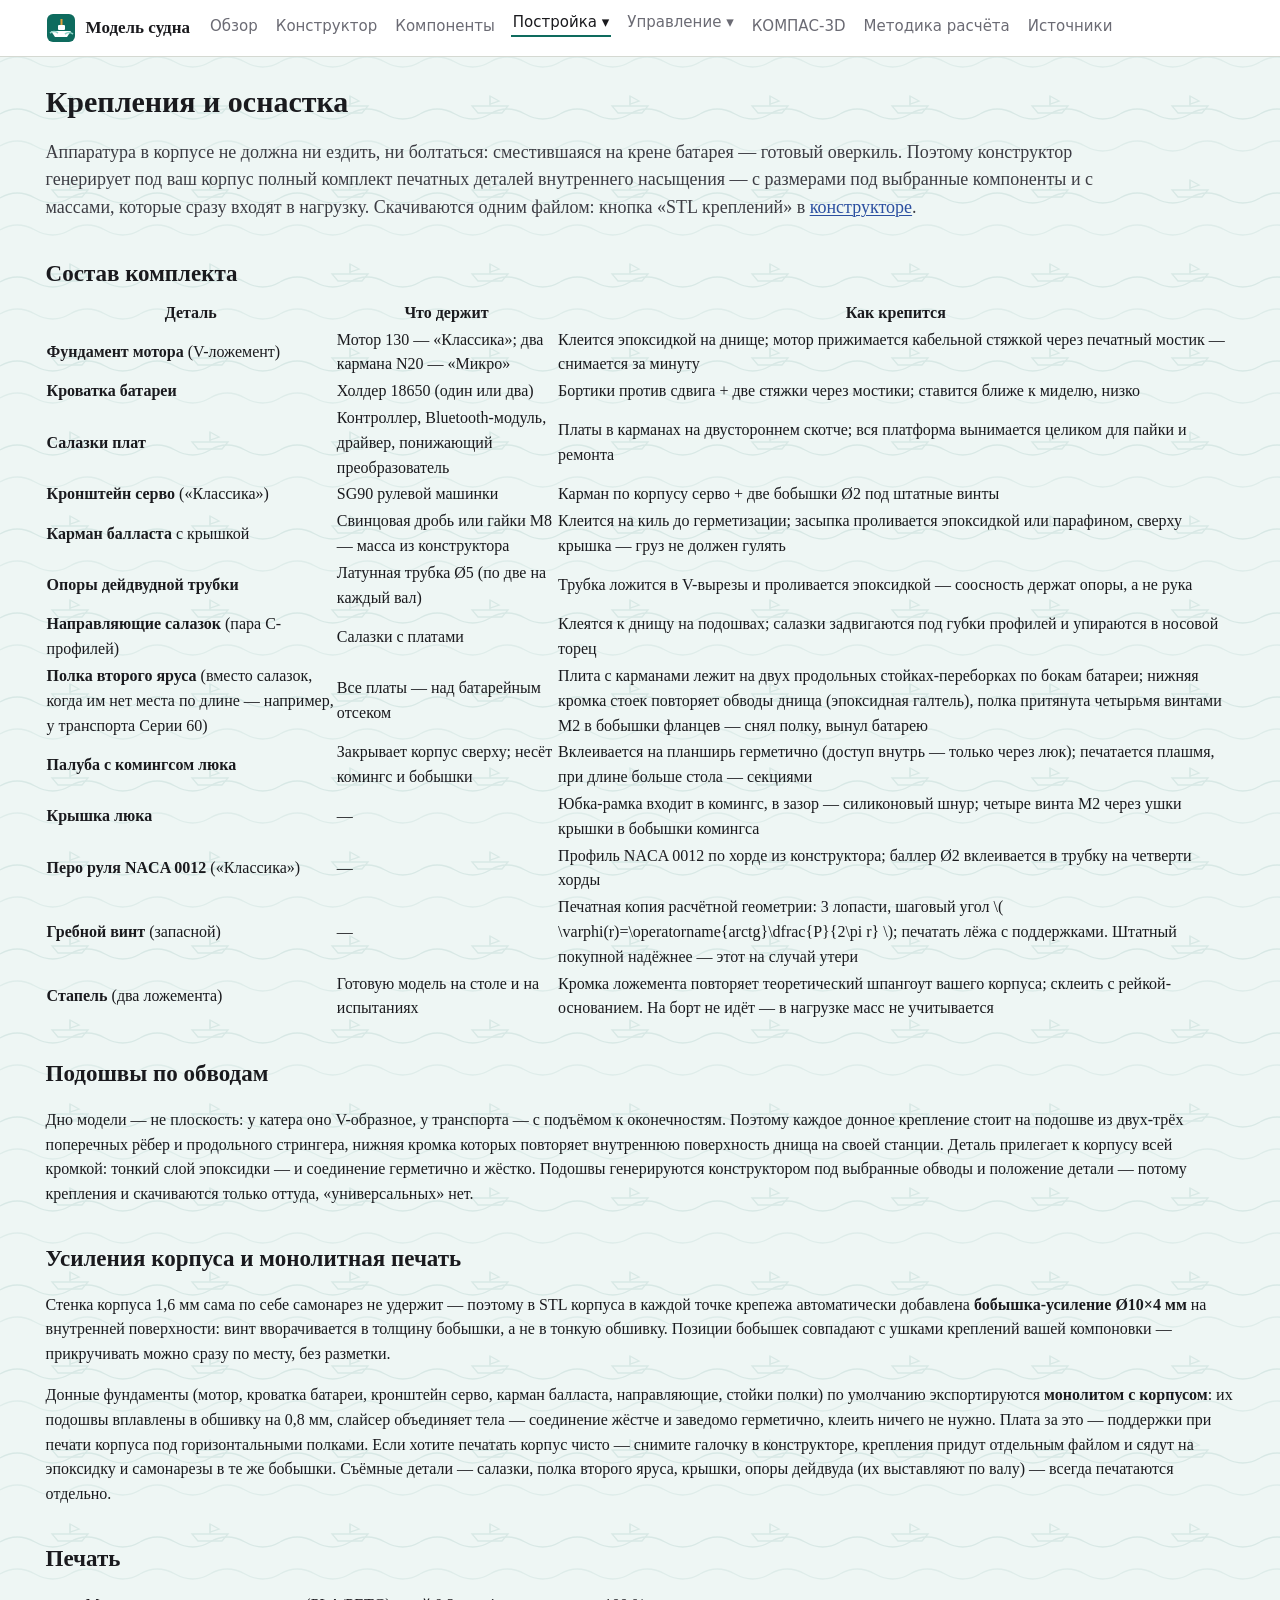
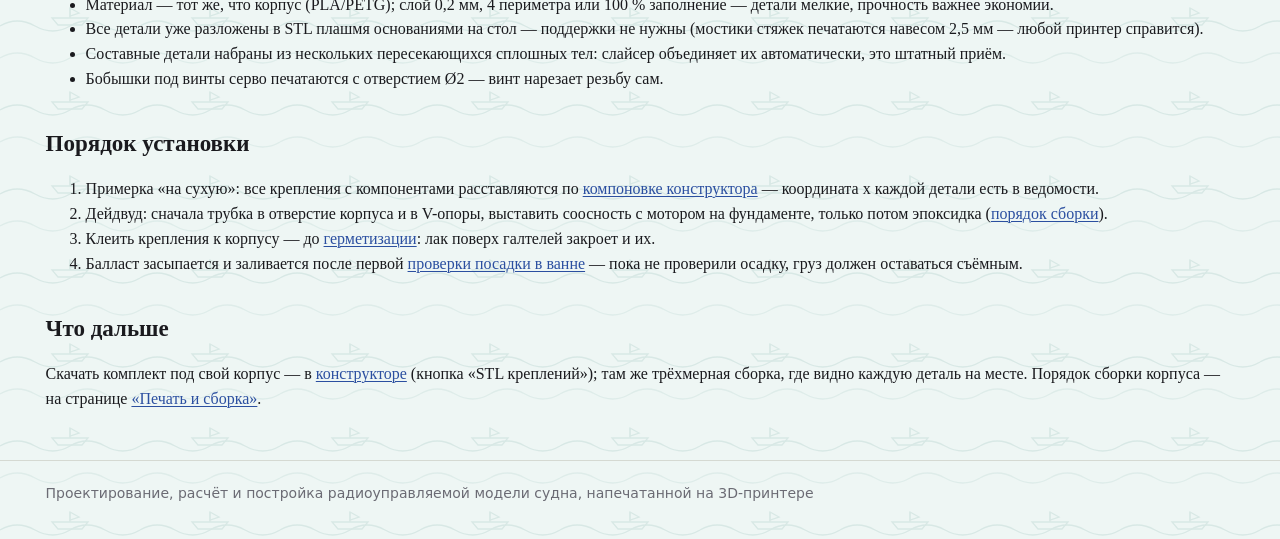
<file: site/fittings.html>
<!doctype html>
<html lang="ru">
<head>
<meta charset="utf-8">
<meta name="viewport" content="width=device-width, initial-scale=1">
<title>Крепления и оснастка — печатные фундаменты, кроватки и стапель</title>
<meta name="description" content="Печатные детали внутреннего насыщения модели: фундамент мотора, кроватка батареи, салазки плат, кронштейн серво, карман балласта, опоры дейдвуда, перо руля и стапель по обводам. Генерируются конструктором под ваш корпус.">
<link rel="stylesheet" href="assets/style.css">
</head>
<body>
<script src="assets/shell.js"></script>
<script src="assets/site.js" data-root="./" data-page="fittings"></script>
<main class="wrap">
  <h1>Крепления и оснастка</h1>
  <p class="lead">Аппаратура в корпусе не должна ни ездить, ни болтаться:
  сместившаяся на крене батарея — готовый оверкиль. Поэтому конструктор
  генерирует под ваш корпус полный комплект печатных деталей внутреннего
  насыщения — с размерами под выбранные компоненты и с массами, которые
  сразу входят в нагрузку. Скачиваются одним файлом: кнопка
  «STL креплений» в <a href="designer">конструкторе</a>.</p>

  <h2>Состав комплекта</h2>
  <table>
    <tr><th>Деталь</th><th>Что держит</th><th>Как крепится</th></tr>
    <tr><td><b>Фундамент мотора</b> (V-ложемент)</td>
      <td>Мотор 130 — «Классика»; два кармана N20 — «Микро»</td>
      <td>Клеится эпоксидкой на днище; мотор прижимается кабельной стяжкой
      через печатный мостик — снимается за минуту</td></tr>
    <tr><td><b>Кроватка батареи</b></td>
      <td>Холдер 18650 (один или два)</td>
      <td>Бортики против сдвига + две стяжки через мостики; ставится ближе
      к миделю, низко</td></tr>
    <tr><td><b>Салазки плат</b></td>
      <td>Контроллер, Bluetooth-модуль, драйвер, понижающий преобразователь</td>
      <td>Платы в карманах на двустороннем скотче; вся платформа вынимается
      целиком для пайки и ремонта</td></tr>
    <tr><td><b>Кронштейн серво</b> («Классика»)</td>
      <td>SG90 рулевой машинки</td>
      <td>Карман по корпусу серво + две бобышки Ø2 под штатные винты</td></tr>
    <tr><td><b>Карман балласта</b> с крышкой</td>
      <td>Свинцовая дробь или гайки М8 — масса из конструктора</td>
      <td>Клеится на киль до герметизации; засыпка проливается эпоксидкой
      или парафином, сверху крышка — груз не должен гулять</td></tr>
    <tr><td><b>Опоры дейдвудной трубки</b></td>
      <td>Латунная трубка Ø5 (по две на каждый вал)</td>
      <td>Трубка ложится в V-вырезы и проливается эпоксидкой — соосность
      держат опоры, а не рука</td></tr>
    <tr><td><b>Направляющие салазок</b> (пара С-профилей)</td>
      <td>Салазки с платами</td>
      <td>Клеятся к днищу на подошвах; салазки задвигаются под губки
      профилей и упираются в носовой торец</td></tr>
    <tr><td><b>Полка второго яруса</b> (вместо салазок, когда им нет
      места по длине — например, у транспорта Серии 60)</td>
      <td>Все платы — над батарейным отсеком</td>
      <td>Плита с карманами лежит на двух продольных стойках-переборках по
      бокам батареи; нижняя кромка стоек повторяет обводы днища (эпоксидная
      галтель), полка притянута четырьмя винтами М2 в бобышки фланцев —
      снял полку, вынул батарею</td></tr>
    <tr><td><b>Палуба с комингсом люка</b></td>
      <td>Закрывает корпус сверху; несёт комингс и бобышки</td>
      <td>Вклеивается на планширь герметично (доступ внутрь — только через
      люк); печатается плашмя, при длине больше стола — секциями</td></tr>
    <tr><td><b>Крышка люка</b></td>
      <td>—</td>
      <td>Юбка-рамка входит в комингс, в зазор — силиконовый шнур;
      четыре винта М2 через ушки крышки в бобышки комингса</td></tr>
    <tr><td><b>Перо руля NACA 0012</b> («Классика»)</td>
      <td>—</td>
      <td>Профиль NACA 0012 по хорде из конструктора; баллер Ø2 вклеивается
      в трубку на четверти хорды</td></tr>
    <tr><td><b>Гребной винт</b> (запасной)</td>
      <td>—</td>
      <td>Печатная копия расчётной геометрии: 3 лопасти, шаговый угол
      \( \varphi(r)=\operatorname{arctg}\dfrac{P}{2\pi r} \); печатать лёжа
      с поддержками. Штатный покупной надёжнее — этот на случай утери</td></tr>
    <tr><td><b>Стапель</b> (два ложемента)</td>
      <td>Готовую модель на столе и на испытаниях</td>
      <td>Кромка ложемента повторяет теоретический шпангоут вашего корпуса;
      склеить с рейкой-основанием. На борт не идёт — в нагрузке масс
      не учитывается</td></tr>
  </table>

  <h2>Подошвы по обводам</h2>
  <p>Дно модели — не плоскость: у катера оно V-образное, у транспорта —
  с подъёмом к оконечностям. Поэтому каждое донное крепление стоит на
  подошве из двух-трёх поперечных рёбер и продольного стрингера, нижняя
  кромка которых повторяет внутреннюю поверхность днища на своей станции.
  Деталь прилегает к корпусу всей кромкой: тонкий слой эпоксидки — и
  соединение герметично и жёстко. Подошвы генерируются конструктором под
  выбранные обводы и положение детали — потому крепления и скачиваются
  только оттуда, «универсальных» нет.</p>

  <h2>Усиления корпуса и монолитная печать</h2>
  <p>Стенка корпуса 1,6 мм сама по себе самонарез не удержит — поэтому в
  STL корпуса в каждой точке крепежа автоматически добавлена
  <b>бобышка-усиление Ø10×4 мм</b> на внутренней поверхности: винт
  вворачивается в толщину бобышки, а не в тонкую обшивку. Позиции бобышек
  совпадают с ушками креплений вашей компоновки — прикручивать можно сразу
  по месту, без разметки.</p>
  <p>Донные фундаменты (мотор, кроватка батареи, кронштейн серво, карман
  балласта, направляющие, стойки полки) по умолчанию экспортируются
  <b>монолитом с корпусом</b>: их подошвы вплавлены в обшивку на 0,8 мм,
  слайсер объединяет тела — соединение жёстче и заведомо герметично, клеить
  ничего не нужно. Плата за это — поддержки при печати корпуса под
  горизонтальными полками. Если хотите печатать корпус чисто — снимите
  галочку в конструкторе, крепления придут отдельным файлом и сядут на
  эпоксидку и самонарезы в те же бобышки. Съёмные детали — салазки, полка
  второго яруса, крышки, опоры дейдвуда (их выставляют по валу) — всегда
  печатаются отдельно.</p>

  <h2>Печать</h2>
  <ul>
    <li>Материал — тот же, что корпус (PLA/PETG); слой 0,2 мм, 4 периметра
    или 100 % заполнение — детали мелкие, прочность важнее экономии.</li>
    <li>Все детали уже разложены в STL плашмя основаниями на стол —
    поддержки не нужны (мостики стяжек печатаются навесом 2,5 мм — любой
    принтер справится).</li>
    <li>Составные детали набраны из нескольких пересекающихся сплошных
    тел: слайсер объединяет их автоматически, это штатный приём.</li>
    <li>Бобышки под винты серво печатаются с отверстием Ø2 — винт нарезает
    резьбу сам.</li>
  </ul>

  <h2>Порядок установки</h2>
  <ol>
    <li>Примерка «на сухую»: все крепления с компонентами расставляются по
    <a href="designer">компоновке конструктора</a> — координата x каждой
    детали есть в ведомости.</li>
    <li>Дейдвуд: сначала трубка в отверстие корпуса и в V-опоры, выставить
    соосность с мотором на фундаменте, только потом эпоксидка
    (<a href="build">порядок сборки</a>).</li>
    <li>Клеить крепления к корпусу — до <a href="seal">герметизации</a>:
    лак поверх галтелей закроет и их.</li>
    <li>Балласт засыпается и заливается после первой
    <a href="trials">проверки посадки в ванне</a> — пока не проверили
    осадку, груз должен оставаться съёмным.</li>
  </ol>

  <h2>Что дальше</h2>
  <p>Скачать комплект под свой корпус — в <a href="designer">конструкторе</a>
  (кнопка «STL креплений»); там же трёхмерная сборка, где видно каждую
  деталь на месте. Порядок сборки корпуса — на странице
  <a href="build">«Печать и сборка»</a>.</p>
</main>
</body>
</html>
</file>
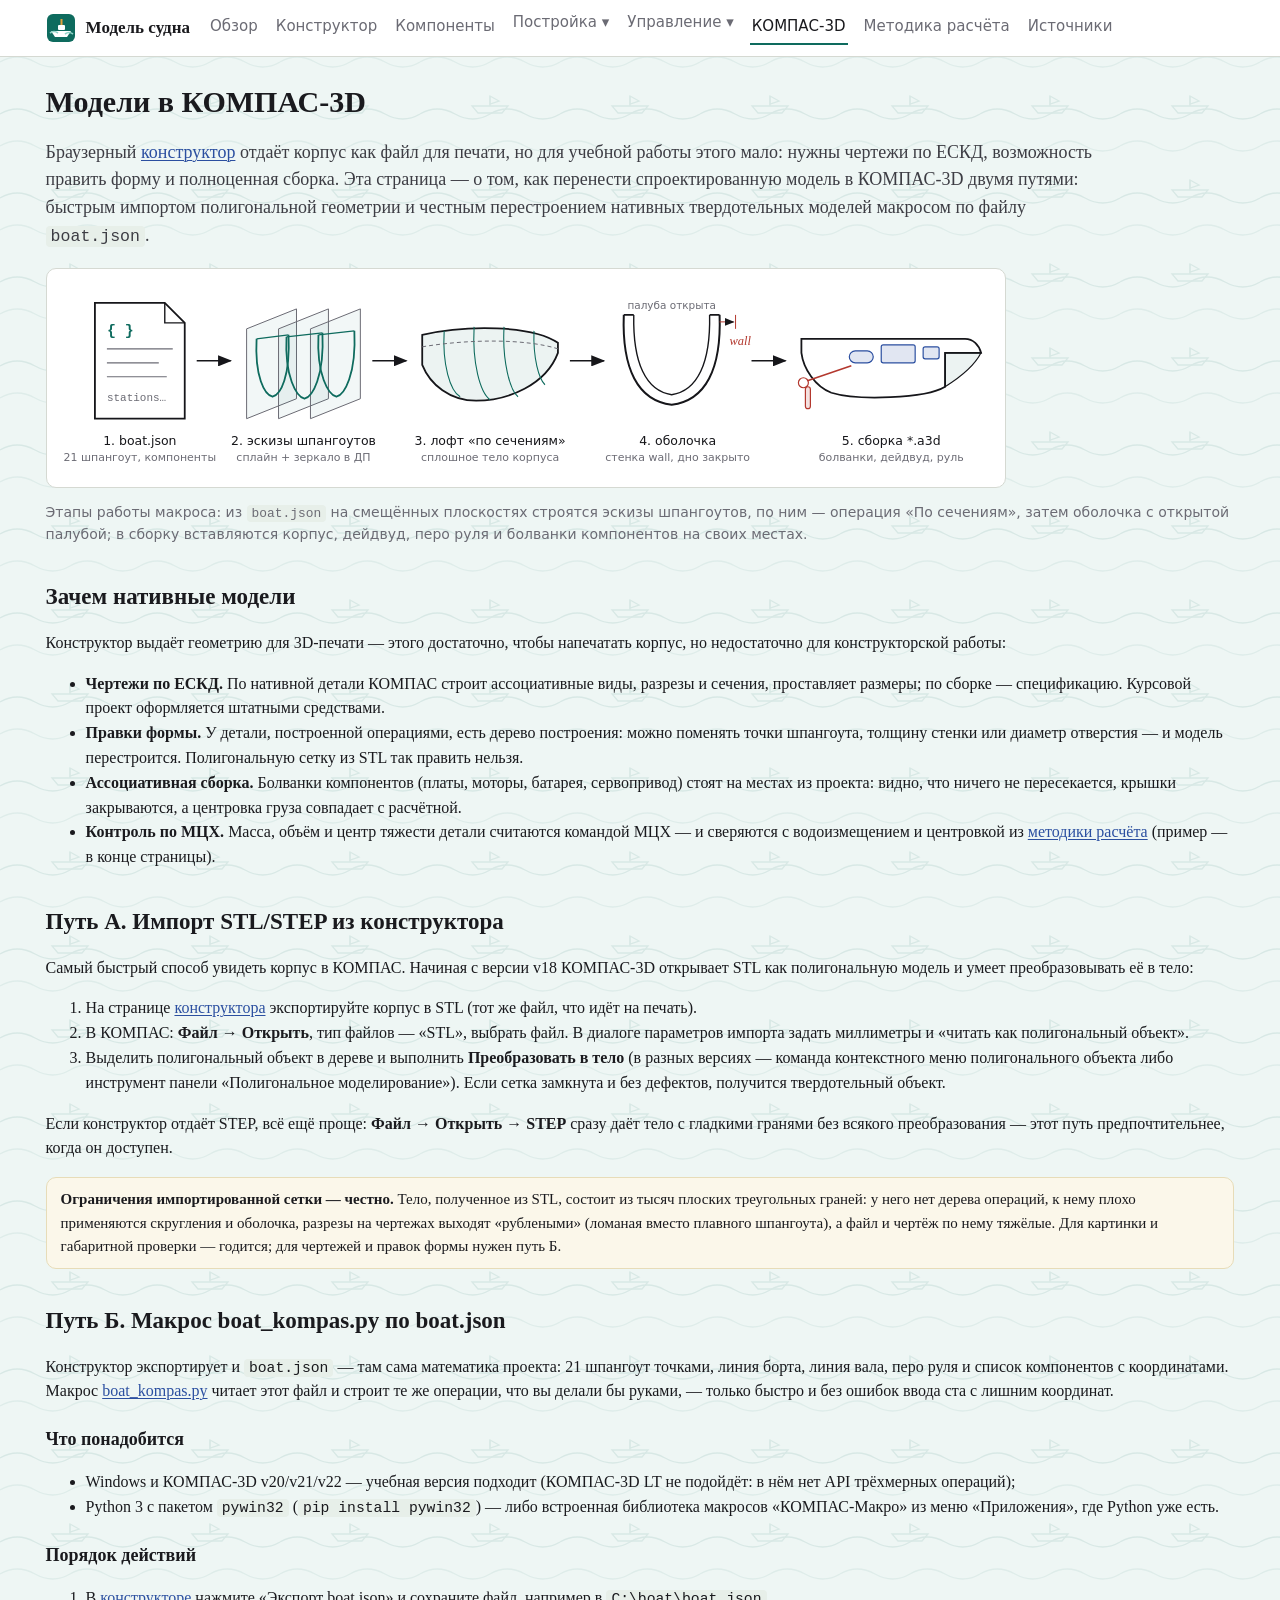
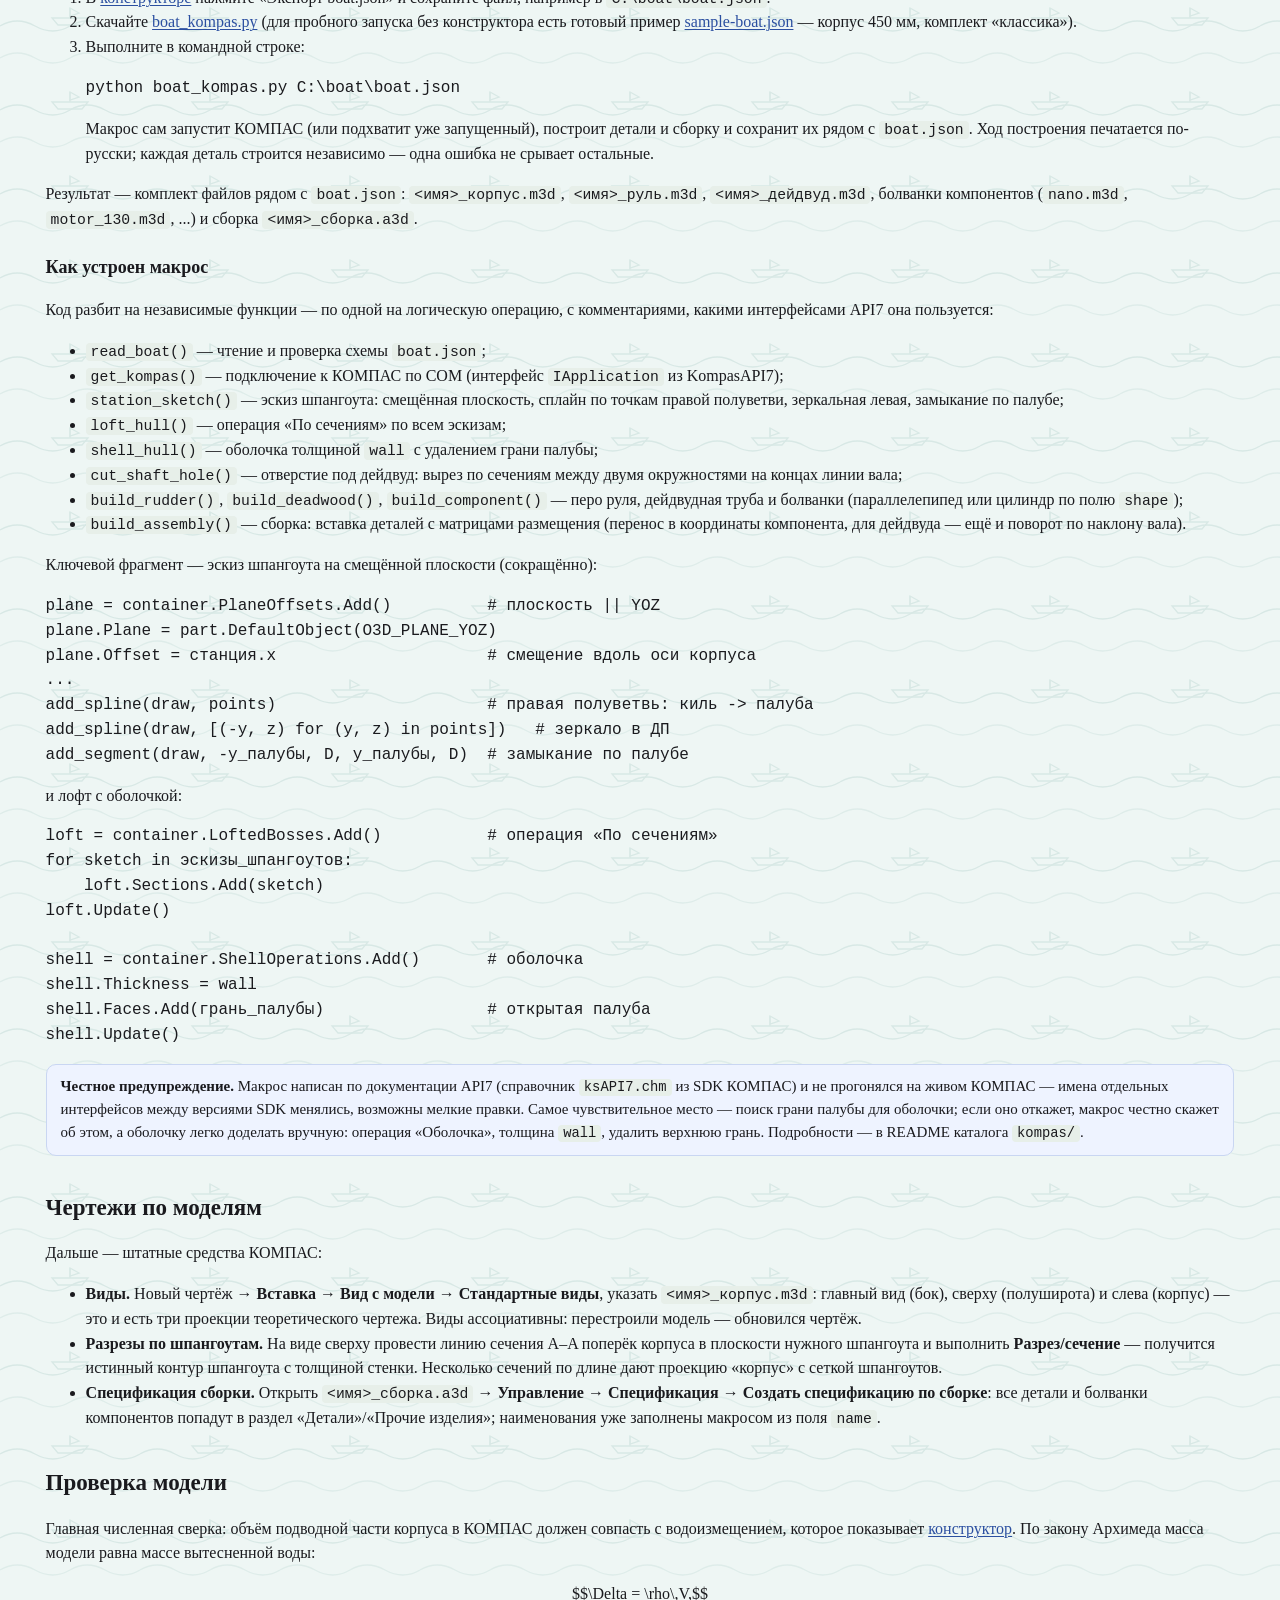
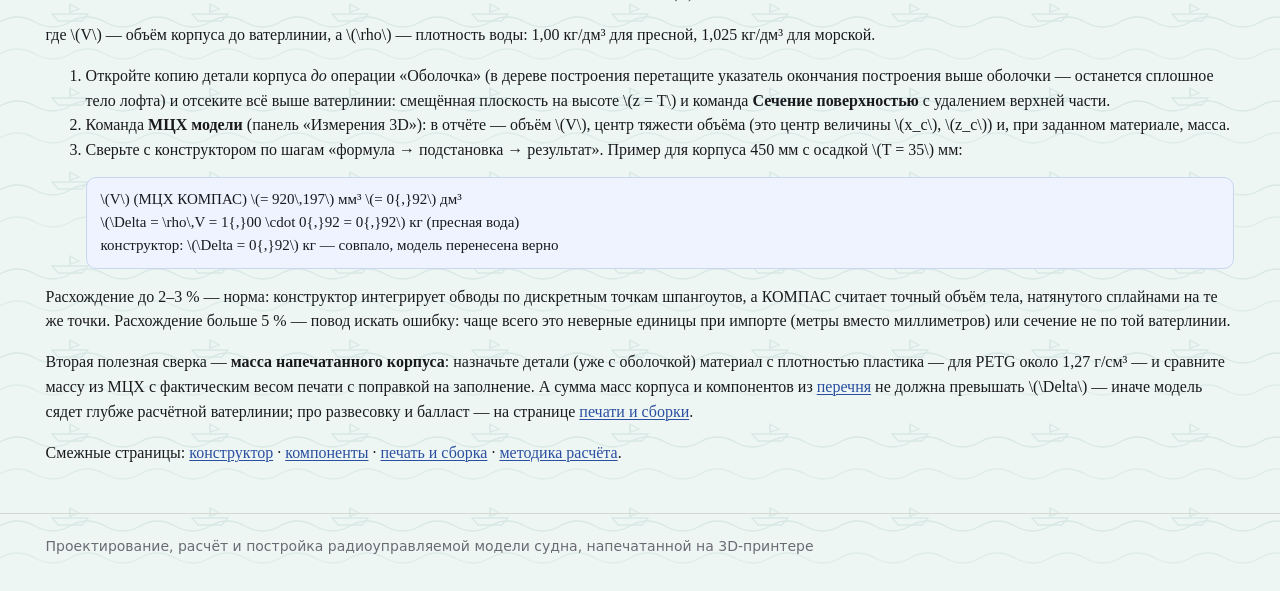
<file: site/kompas.html>
<!doctype html>
<html lang="ru">
<head>
<meta charset="utf-8">
<meta name="viewport" content="width=device-width, initial-scale=1">
<title>Модели в КОМПАС-3D</title>
<meta name="description" content="Как получить нативные модели корабля в КОМПАС-3D: импорт STL/STEP из конструктора или макрос boat_kompas.py по boat.json — лофт по шпангоутам, оболочка, сборка с компонентами; чертежи по ЕСКД и проверка водоизмещения по МЦХ.">
<link rel="stylesheet" href="assets/style.css">
</head>
<body>
<script src="assets/shell.js"></script>
<script src="assets/site.js" data-root="./" data-page="kompas"></script>
<main class="wrap">
  <h1>Модели в КОМПАС-3D</h1>
  <p class="lead">Браузерный <a href="designer">конструктор</a> отдаёт корпус
  как файл для печати, но для учебной работы этого мало: нужны чертежи по
  ЕСКД, возможность править форму и полноценная сборка. Эта страница — о том,
  как перенести спроектированную модель в КОМПАС-3D двумя путями: быстрым
  импортом полигональной геометрии и честным перестроением нативных
  твердотельных моделей макросом по файлу <code>boat.json</code>.</p>

  <svg viewBox="0 0 960 218" class="geo-board" style="max-width:960px" role="img"
       aria-label="Этапы работы макроса: boat.json, эскизы шпангоутов, лофт, оболочка, сборка">
    <!-- 1. boat.json: документ с данными -->
    <g>
      <path d="M 48 34 L 118 34 L 138 54 L 138 150 L 48 150 Z" fill="#fff" stroke="#16161a" stroke-width="1.8"/>
      <path d="M 118 34 L 118 54 L 138 54" fill="none" stroke="#16161a" stroke-width="1.4"/>
      <text x="60" y="66" style="font:600 15px ui-monospace,Consolas,monospace;fill:#0e6b5e">{ }</text>
      <line x1="60" y1="80" x2="126" y2="80" stroke="#6b6b74" stroke-width="1.2"/>
      <line x1="60" y1="94" x2="112" y2="94" stroke="#6b6b74" stroke-width="1.2"/>
      <line x1="60" y1="108" x2="120" y2="108" stroke="#6b6b74" stroke-width="1.2"/>
      <text x="60" y="132" style="font:11px ui-monospace,Consolas,monospace;fill:#6b6b74">stations…</text>
      <text x="93" y="176" text-anchor="middle" style="font:12.5px system-ui;fill:#16161a">1. boat.json</text>
      <text x="93" y="192" text-anchor="middle" style="font:11px system-ui;fill:#6b6b74">21 шпангоут, компоненты</text>
    </g>
    <line x1="150" y1="92" x2="184" y2="92" stroke="#16161a" stroke-width="1.4" marker-end="url(#arrE)"/>

    <!-- 2. эскизы шпангоутов на смещённых плоскостях -->
    <g>
      <g stroke="#6b6b74" stroke-width="1" fill="rgba(14,107,94,.05)">
        <path d="M 200 60 L 250 40 L 250 130 L 200 150 Z"/>
        <path d="M 232 60 L 282 40 L 282 130 L 232 150 Z"/>
        <path d="M 264 60 L 314 40 L 314 130 L 264 150 Z"/>
      </g>
      <path d="M 210 70 C 208 108 218 126 226 128 C 234 126 244 108 242 66" fill="none" stroke="#0e6b5e" stroke-width="1.8"/>
      <path d="M 240 68 C 238 108 250 128 258 130 C 266 128 278 108 276 64" fill="none" stroke="#0e6b5e" stroke-width="1.8"/>
      <path d="M 272 66 C 270 106 282 126 290 128 C 298 126 310 106 308 62" fill="none" stroke="#0e6b5e" stroke-width="1.8"/>
      <line x1="210" y1="70" x2="242" y2="66" stroke="#0e6b5e" stroke-width="1.2"/>
      <line x1="240" y1="68" x2="276" y2="64" stroke="#0e6b5e" stroke-width="1.2"/>
      <line x1="272" y1="66" x2="308" y2="62" stroke="#0e6b5e" stroke-width="1.2"/>
      <text x="257" y="176" text-anchor="middle" style="font:12.5px system-ui;fill:#16161a">2. эскизы шпангоутов</text>
      <text x="257" y="192" text-anchor="middle" style="font:11px system-ui;fill:#6b6b74">сплайн + зеркало в ДП</text>
    </g>
    <line x1="326" y1="92" x2="360" y2="92" stroke="#16161a" stroke-width="1.4" marker-end="url(#arrE)"/>

    <!-- 3. лофт по сечениям -->
    <g>
      <path d="M 376 66 C 420 56 486 56 512 74 L 512 84 C 500 116 462 132 430 132 C 404 132 384 116 376 96 Z" fill="rgba(14,107,94,.08)" stroke="#16161a" stroke-width="1.8"/>
      <g stroke="#0e6b5e" stroke-width="1.1" fill="none">
        <path d="M 398 62 C 396 96 404 122 414 128"/>
        <path d="M 428 58 C 426 94 434 124 444 131"/>
        <path d="M 458 58 C 456 92 464 122 472 128"/>
        <path d="M 488 62 C 487 90 493 110 499 116"/>
      </g>
      <path d="M 376 78 C 424 70 480 70 512 80" fill="none" stroke="#6b6b74" stroke-width="1" stroke-dasharray="4 3"/>
      <text x="444" y="176" text-anchor="middle" style="font:12.5px system-ui;fill:#16161a">3. лофт «по сечениям»</text>
      <text x="444" y="192" text-anchor="middle" style="font:11px system-ui;fill:#6b6b74">сплошное тело корпуса</text>
    </g>
    <line x1="524" y1="92" x2="558" y2="92" stroke="#16161a" stroke-width="1.4" marker-end="url(#arrE)"/>

    <!-- 4. оболочка: шпангоутное сечение с двойной стенкой, палуба открыта -->
    <g>
      <path d="M 578 46 C 576 100 592 132 626 136 C 660 132 676 100 674 46" fill="none" stroke="#16161a" stroke-width="2"/>
      <path d="M 588 46 C 587 94 600 122 626 126 C 652 122 665 94 664 46" fill="none" stroke="#16161a" stroke-width="1.4"/>
      <line x1="578" y1="46" x2="588" y2="46" stroke="#16161a" stroke-width="1.6"/>
      <line x1="664" y1="46" x2="674" y2="46" stroke="#16161a" stroke-width="1.6"/>
      <line x1="690" y1="46" x2="690" y2="60" stroke="#b3382e" stroke-width="1"/>
      <path d="M 674 53 L 688 53" stroke="#b3382e" stroke-width="1" marker-end="url(#arrE)"/>
      <text x="684" y="76" style="font:italic 12.5px Georgia,serif;fill:#b3382e">wall</text>
      <text x="626" y="40" text-anchor="middle" style="font:10.5px system-ui;fill:#6b6b74">палуба открыта</text>
      <text x="632" y="176" text-anchor="middle" style="font:12.5px system-ui;fill:#16161a">4. оболочка</text>
      <text x="632" y="192" text-anchor="middle" style="font:11px system-ui;fill:#6b6b74">стенка wall, дно закрыто</text>
    </g>
    <line x1="706" y1="92" x2="740" y2="92" stroke="#16161a" stroke-width="1.4" marker-end="url(#arrE)"/>

    <!-- 5. сборка: борт с болванками, вал, руль -->
    <g>
      <path d="M 756 70 L 920 70 C 928 70 934 76 936 84 L 900 84 L 900 118 C 880 130 812 132 786 124 C 770 118 758 100 756 84 Z"
            fill="#fff" stroke="#16161a" stroke-width="1.8"/>
      <path d="M 936 84 L 900 84 L 900 118 C 916 108 930 96 936 84 Z" fill="rgba(14,107,94,.08)" stroke="#16161a" stroke-width="1.2"/>
      <rect x="836" y="76" width="34" height="18" rx="2" fill="rgba(43,79,160,.14)" stroke="#2b4fa0" stroke-width="1.2"/>
      <rect x="878" y="78" width="16" height="12" rx="2" fill="rgba(43,79,160,.14)" stroke="#2b4fa0" stroke-width="1.2"/>
      <rect x="804" y="82" width="24" height="12" rx="6" fill="rgba(43,79,160,.14)" stroke="#2b4fa0" stroke-width="1.2"/>
      <line x1="806" y1="97" x2="762" y2="112" stroke="#b3382e" stroke-width="1.6"/>
      <circle cx="758" cy="114" r="5" fill="none" stroke="#b3382e" stroke-width="1.2"/>
      <rect x="760" y="118" width="5" height="22" rx="2.5" fill="rgba(179,56,46,.15)" stroke="#b3382e" stroke-width="1.2"/>
      <text x="846" y="176" text-anchor="middle" style="font:12.5px system-ui;fill:#16161a">5. сборка *.a3d</text>
      <text x="846" y="192" text-anchor="middle" style="font:11px system-ui;fill:#6b6b74">болванки, дейдвуд, руль</text>
    </g>
  </svg>
  <p class="small">Этапы работы макроса: из <code>boat.json</code> на смещённых
  плоскостях строятся эскизы шпангоутов, по ним — операция «По сечениям»,
  затем оболочка с открытой палубой; в сборку вставляются корпус, дейдвуд,
  перо руля и болванки компонентов на своих местах.</p>

  <h2>Зачем нативные модели</h2>
  <p>Конструктор выдаёт геометрию для 3D-печати — этого достаточно, чтобы
  напечатать корпус, но недостаточно для конструкторской работы:</p>
  <ul>
    <li><b>Чертежи по ЕСКД.</b> По нативной детали КОМПАС строит
    ассоциативные виды, разрезы и сечения, проставляет размеры; по сборке —
    спецификацию. Курсовой проект оформляется штатными средствами.</li>
    <li><b>Правки формы.</b> У детали, построенной операциями, есть дерево
    построения: можно поменять точки шпангоута, толщину стенки или диаметр
    отверстия — и модель перестроится. Полигональную сетку из STL так править
    нельзя.</li>
    <li><b>Ассоциативная сборка.</b> Болванки компонентов (платы, моторы,
    батарея, сервопривод) стоят на местах из проекта: видно, что ничего не
    пересекается, крышки закрываются, а центровка груза совпадает с
    расчётной.</li>
    <li><b>Контроль по МЦХ.</b> Масса, объём и центр тяжести детали считаются
    командой МЦХ — и сверяются с водоизмещением и центровкой из
    <a href="theory">методики расчёта</a> (пример — в конце страницы).</li>
  </ul>

  <h2>Путь А. Импорт STL/STEP из конструктора</h2>
  <p>Самый быстрый способ увидеть корпус в КОМПАС. Начиная с версии v18
  КОМПАС-3D открывает STL как полигональную модель и умеет преобразовывать её
  в тело:</p>
  <ol>
    <li>На странице <a href="designer">конструктора</a> экспортируйте корпус
    в STL (тот же файл, что идёт на печать).</li>
    <li>В КОМПАС: <b>Файл → Открыть</b>, тип файлов — «STL», выбрать файл. В
    диалоге параметров импорта задать миллиметры и «читать как
    полигональный объект».</li>
    <li>Выделить полигональный объект в дереве и выполнить
    <b>Преобразовать в тело</b> (в разных версиях — команда контекстного меню
    полигонального объекта либо инструмент панели «Полигональное
    моделирование»). Если сетка замкнута и без дефектов, получится
    твердотельный объект.</li>
  </ol>
  <p>Если конструктор отдаёт STEP, всё ещё проще: <b>Файл → Открыть → STEP</b>
  сразу даёт тело с гладкими гранями без всякого преобразования — этот путь
  предпочтительнее, когда он доступен.</p>
  <div class="note">
    <div><b>Ограничения импортированной сетки — честно.</b> Тело, полученное
    из STL, состоит из тысяч плоских треугольных граней: у него нет дерева
    операций, к нему плохо применяются скругления и оболочка, разрезы на
    чертежах выходят «рублеными» (ломаная вместо плавного шпангоута), а
    файл и чертёж по нему тяжёлые. Для картинки и габаритной проверки — годится;
    для чертежей и правок формы нужен путь Б.</div>
  </div>

  <h2>Путь Б. Макрос boat_kompas.py по boat.json</h2>
  <p>Конструктор экспортирует и <code>boat.json</code> — там сама
  математика проекта: 21 шпангоут точками, линия борта, линия вала, перо руля
  и список компонентов с координатами. Макрос
  <a href="kompas/boat_kompas.py" download>boat_kompas.py</a>
  читает этот файл и строит те же операции, что вы делали бы руками, — только
  быстро и без ошибок ввода ста с лишним координат.</p>

  <h3>Что понадобится</h3>
  <ul>
    <li>Windows и КОМПАС-3D v20/v21/v22 — учебная версия подходит
    (КОМПАС-3D LT не подойдёт: в нём нет API трёхмерных операций);</li>
    <li>Python 3 с пакетом <code>pywin32</code>
    (<code>pip install pywin32</code>) — либо встроенная библиотека макросов
    «КОМПАС-Макро» из меню «Приложения», где Python уже есть.</li>
  </ul>

  <h3>Порядок действий</h3>
  <ol>
    <li>В <a href="designer">конструкторе</a> нажмите «Экспорт boat.json» и
    сохраните файл, например в <code>C:\boat\boat.json</code>.</li>
    <li>Скачайте <a href="kompas/boat_kompas.py" download>boat_kompas.py</a>
    (для пробного запуска без конструктора есть готовый пример
    <a href="kompas/sample-boat.json" download>sample-boat.json</a> —
    корпус 450 мм, комплект «классика»).</li>
    <li>Выполните в командной строке:
      <pre>python boat_kompas.py C:\boat\boat.json</pre>
    Макрос сам запустит КОМПАС (или подхватит уже запущенный), построит
    детали и сборку и сохранит их рядом с <code>boat.json</code>. Ход
    построения печатается по-русски; каждая деталь строится независимо —
    одна ошибка не срывает остальные.</li>
  </ol>
  <p>Результат — комплект файлов рядом с <code>boat.json</code>:
  <code>&lt;имя&gt;_корпус.m3d</code>, <code>&lt;имя&gt;_руль.m3d</code>,
  <code>&lt;имя&gt;_дейдвуд.m3d</code>, болванки компонентов
  (<code>nano.m3d</code>, <code>motor_130.m3d</code>, ...) и сборка
  <code>&lt;имя&gt;_сборка.a3d</code>.</p>

  <h3>Как устроен макрос</h3>
  <p>Код разбит на независимые функции — по одной на логическую операцию, с
  комментариями, какими интерфейсами API7 она пользуется:</p>
  <ul>
    <li><code>read_boat()</code> — чтение и проверка схемы
    <code>boat.json</code>;</li>
    <li><code>get_kompas()</code> — подключение к КОМПАС по COM
    (интерфейс <code>IApplication</code> из KompasAPI7);</li>
    <li><code>station_sketch()</code> — эскиз шпангоута: смещённая плоскость,
    сплайн по точкам правой полуветви, зеркальная левая, замыкание по
    палубе;</li>
    <li><code>loft_hull()</code> — операция «По сечениям» по всем
    эскизам;</li>
    <li><code>shell_hull()</code> — оболочка толщиной <code>wall</code> с
    удалением грани палубы;</li>
    <li><code>cut_shaft_hole()</code> — отверстие под дейдвуд: вырез по
    сечениям между двумя окружностями на концах линии вала;</li>
    <li><code>build_rudder()</code>, <code>build_deadwood()</code>,
    <code>build_component()</code> — перо руля, дейдвудная труба и болванки
    (параллелепипед или цилиндр по полю <code>shape</code>);</li>
    <li><code>build_assembly()</code> — сборка: вставка деталей с матрицами
    размещения (перенос в координаты компонента, для дейдвуда — ещё и поворот
    по наклону вала).</li>
  </ul>
  <p>Ключевой фрагмент — эскиз шпангоута на смещённой плоскости
  (сокращённо):</p>
  <pre>plane = container.PlaneOffsets.Add()          # плоскость || YOZ
plane.Plane = part.DefaultObject(O3D_PLANE_YOZ)
plane.Offset = станция.x                      # смещение вдоль оси корпуса
...
add_spline(draw, points)                      # правая полуветвь: киль -&gt; палуба
add_spline(draw, [(-y, z) for (y, z) in points])   # зеркало в ДП
add_segment(draw, -y_палубы, D, y_палубы, D)  # замыкание по палубе</pre>
  <p>и лофт с оболочкой:</p>
  <pre>loft = container.LoftedBosses.Add()           # операция «По сечениям»
for sketch in эскизы_шпангоутов:
    loft.Sections.Add(sketch)
loft.Update()

shell = container.ShellOperations.Add()       # оболочка
shell.Thickness = wall
shell.Faces.Add(грань_палубы)                 # открытая палуба
shell.Update()</pre>
  <div class="note tip">
    <div><b>Честное предупреждение.</b> Макрос написан по документации API7
    (справочник <code>ksAPI7.chm</code> из SDK КОМПАС) и не прогонялся на
    живом КОМПАС — имена отдельных интерфейсов между версиями SDK менялись,
    возможны мелкие правки. Самое чувствительное место — поиск грани палубы
    для оболочки; если оно откажет, макрос честно скажет об этом, а оболочку
    легко доделать вручную: операция «Оболочка», толщина <code>wall</code>,
    удалить верхнюю грань. Подробности — в README каталога
    <code>kompas/</code>.</div>
  </div>

  <h2>Чертежи по моделям</h2>
  <p>Дальше — штатные средства КОМПАС:</p>
  <ul>
    <li><b>Виды.</b> Новый чертёж → <b>Вставка → Вид с модели → Стандартные
    виды</b>, указать <code>&lt;имя&gt;_корпус.m3d</code>: главный вид (бок),
    сверху (полуширота) и слева (корпус) — это и есть три проекции
    теоретического чертежа. Виды ассоциативны: перестроили модель — обновился
    чертёж.</li>
    <li><b>Разрезы по шпангоутам.</b> На виде сверху провести линию сечения
    A–A поперёк корпуса в плоскости нужного шпангоута и выполнить
    <b>Разрез/сечение</b> — получится истинный контур шпангоута с толщиной
    стенки. Несколько сечений по длине дают проекцию «корпус» с сеткой
    шпангоутов.</li>
    <li><b>Спецификация сборки.</b> Открыть
    <code>&lt;имя&gt;_сборка.a3d</code> → <b>Управление → Спецификация →
    Создать спецификацию по сборке</b>: все детали и болванки компонентов
    попадут в раздел «Детали»/«Прочие изделия»; наименования уже заполнены
    макросом из поля <code>name</code>.</li>
  </ul>

  <h2>Проверка модели</h2>
  <p>Главная численная сверка: объём подводной части корпуса в КОМПАС должен
  совпасть с водоизмещением, которое показывает
  <a href="designer">конструктор</a>. По закону Архимеда масса модели равна
  массе вытесненной воды:</p>
  <p style="text-align:center">$$\Delta = \rho\,V,$$</p>
  <p>где \(V\) — объём корпуса до ватерлинии, а \(\rho\) — плотность воды:
  1,00 кг/дм³ для пресной, 1,025 кг/дм³ для морской.</p>
  <ol>
    <li>Откройте копию детали корпуса <em>до</em> операции «Оболочка»
    (в дереве построения перетащите указатель окончания построения выше
    оболочки — останется сплошное тело лофта) и отсеките всё выше ватерлинии:
    смещённая плоскость на высоте \(z = T\) и команда <b>Сечение
    поверхностью</b> с удалением верхней части.</li>
    <li>Команда <b>МЦХ модели</b> (панель «Измерения 3D»): в отчёте — объём
    \(V\), центр тяжести объёма (это центр величины \(x_c\), \(z_c\)) и, при
    заданном материале, масса.</li>
    <li>Сверьте с конструктором по шагам «формула → подстановка →
    результат». Пример для корпуса 450 мм с осадкой \(T = 35\) мм:
      <div class="note tip">
        <div>\(V\) (МЦХ КОМПАС) \(= 920\,197\) мм³ \(= 0{,}92\) дм³</div>
        <div>\(\Delta = \rho\,V = 1{,}00 \cdot 0{,}92 = 0{,}92\) кг
        (пресная вода)</div>
        <div>конструктор: \(\Delta = 0{,}92\) кг — совпало, модель
        перенесена верно</div>
      </div>
    </li>
  </ol>
  <p>Расхождение до 2–3 % — норма: конструктор интегрирует обводы по
  дискретным точкам шпангоутов, а КОМПАС считает точный объём тела,
  натянутого сплайнами на те же точки. Расхождение больше 5 % — повод искать
  ошибку: чаще всего это неверные единицы при импорте (метры вместо
  миллиметров) или сечение не по той ватерлинии.</p>
  <p>Вторая полезная сверка — <b>масса напечатанного корпуса</b>: назначьте
  детали (уже с оболочкой) материал с плотностью пластика — для PETG около
  1,27 г/см³ — и сравните массу из МЦХ с фактическим весом печати с поправкой
  на заполнение. А сумма масс корпуса и компонентов из
  <a href="parts">перечня</a> не должна превышать \(\Delta\) — иначе модель
  сядет глубже расчётной ватерлинии; про развесовку и балласт — на странице
  <a href="build">печати и сборки</a>.</p>

  <p>Смежные страницы: <a href="designer">конструктор</a> ·
  <a href="parts">компоненты</a> · <a href="build">печать и сборка</a> ·
  <a href="theory">методика расчёта</a>.</p>
</main>
</body>
</html>
</file>
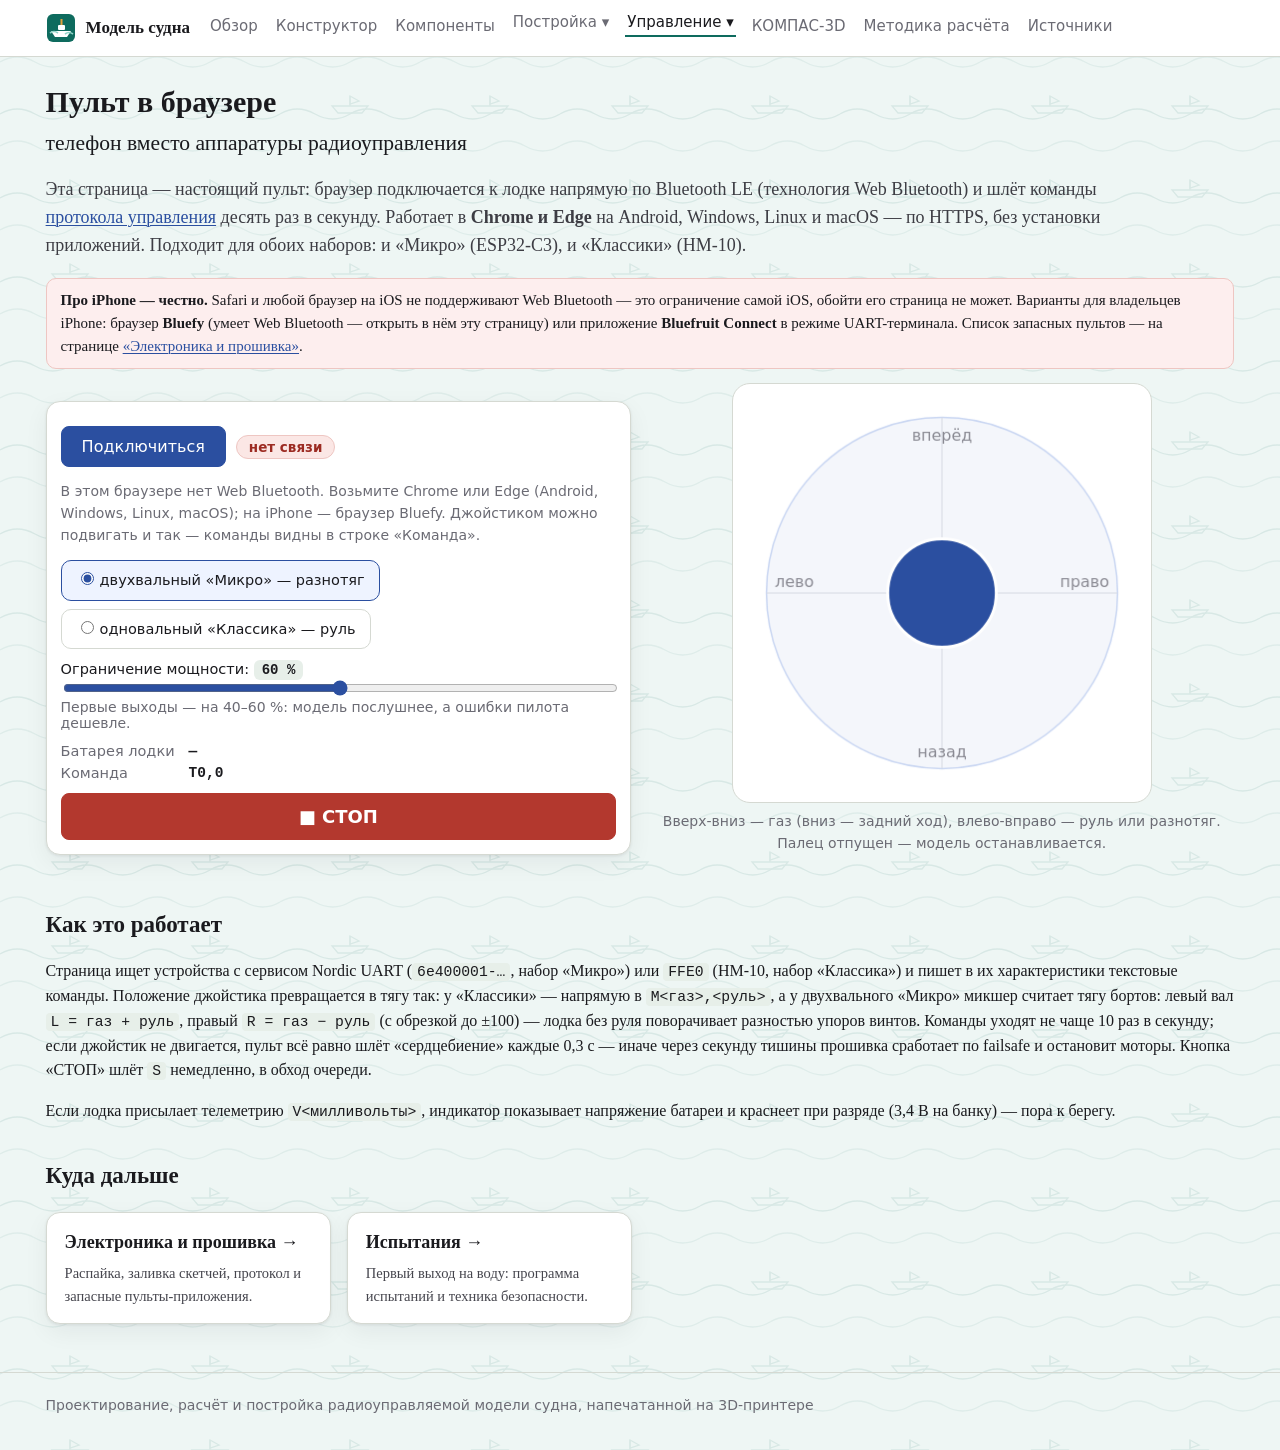
<file: site/panel.html>
<!doctype html>
<html lang="ru">
<head>
<meta charset="utf-8">
<meta name="viewport" content="width=device-width, initial-scale=1">
<title>Пульт в браузере</title>
<meta name="description" content="Браузерный пульт радиоуправляемой модели судна: Web Bluetooth, виртуальный джойстик под палец, микшер для двухвального катера, ограничение мощности, индикатор напряжения батареи и кнопка «Стоп».">
<link rel="stylesheet" href="assets/style.css">
<style>
.pult { display:flex; flex-wrap:wrap; gap:18px; align-items:flex-start; }
.pult .col { flex:1 1 320px; min-width:0; }
#joy { width:min(420px, 92vw); height:min(420px, 92vw); display:block; margin:0 auto;
  border-radius:18px; background:#fff; border:1px solid var(--line); touch-action:none; }
.conn-row { display:flex; flex-wrap:wrap; gap:10px; align-items:center; margin:10px 0; }
.btn.big { font-size:16px; padding:10px 20px; }
.btn.stop { background:#b3382e; border-color:#b3382e; color:#fff; font-weight:700;
  font-size:18px; padding:12px 26px; width:100%; }
.btn.stop:hover { filter:brightness(1.08); color:#fff; }
.stat { display:grid; grid-template-columns:auto 1fr; gap:6px 14px;
  font:14.5px system-ui, sans-serif; margin:12px 0; }
.stat .k { color:var(--muted); }
.stat .v { font:600 14.5px ui-monospace, monospace; }
.modes { display:flex; gap:8px; flex-wrap:wrap; margin:8px 0; font-family:system-ui, sans-serif; }
.modes label { border:1px solid var(--line); border-radius:10px; padding:8px 14px;
  cursor:pointer; background:var(--paper); font-size:14.5px; }
.modes input { accent-color:var(--accent2); margin-right:6px; }
.modes label:has(input:checked) { border-color:var(--accent2); background:#eef3ff; }
.limit { font:14.5px system-ui, sans-serif; margin:12px 0; }
.limit input[type=range] { width:100%; accent-color:var(--accent2); }
</style>
</head>
<body>
<script src="assets/shell.js"></script>
<script src="assets/site.js" data-root="./" data-page="panel"></script>
<main class="wrap">
  <h1>Пульт в браузере<br><span style="font-weight:400;font-size:.72em">телефон вместо аппаратуры радиоуправления</span></h1>
  <p class="lead">Эта страница — настоящий пульт: браузер подключается к лодке
  напрямую по Bluetooth LE (технология Web Bluetooth) и шлёт команды
  <a href="control">протокола управления</a> десять раз в секунду. Работает в
  <b>Chrome и Edge</b> на Android, Windows, Linux и macOS — по HTTPS, без
  установки приложений. Подходит для обоих наборов: и «Микро» (ESP32-C3), и
  «Классики» (HM-10).</p>
  <div class="note warn"><b>Про iPhone — честно.</b> Safari и любой браузер на
  iOS не поддерживают Web Bluetooth — это ограничение самой iOS, обойти его
  страница не может. Варианты для владельцев iPhone: браузер
  <b>Bluefy</b> (умеет Web Bluetooth — открыть в нём эту страницу) или
  приложение <b>Bluefruit Connect</b> в режиме UART-терминала. Список запасных
  пультов — на странице <a href="control">«Электроника и прошивка»</a>.</div>

  <div class="pult">
    <div class="col panel">
      <div class="conn-row">
        <button class="btn primary big" id="btn-connect" type="button">Подключиться</button>
        <button class="btn" id="btn-disconnect" type="button" style="display:none">Отключиться</button>
        <span class="badge bad" id="st-conn">нет связи</span>
      </div>
      <p class="small" id="st-note">Включите лодку и нажмите «Подключиться»:
      браузер покажет список устройств рядом — выберите свою модель
      (ModelBoat-Micro или HMSoft у HM-10).</p>
      <div class="modes" id="mode-box">
        <label><input type="radio" name="mode" value="twin" checked>двухвальный
          «Микро» — разнотяг</label>
        <label><input type="radio" name="mode" value="single">одновальный
          «Классика» — руль</label>
      </div>
      <div class="limit">
        <label for="powlim">Ограничение мощности:
          <span class="readout" id="powlim-out">60 %</span></label>
        <input type="range" id="powlim" min="20" max="100" step="5" value="60">
        <div class="small">Первые выходы — на 40–60 %: модель послушнее, а
        ошибки пилота дешевле.</div>
      </div>
      <div class="stat">
        <span class="k">Батарея лодки</span><span class="v" id="st-volt">—</span>
        <span class="k">Команда</span><span class="v" id="st-cmd">—</span>
      </div>
      <button class="btn stop" id="btn-stop" type="button">■ СТОП</button>
    </div>
    <div class="col">
      <canvas id="joy"></canvas>
      <p class="small" style="text-align:center;margin-top:8px">Вверх-вниз —
      газ (вниз — задний ход), влево-вправо — руль или разнотяг. Палец
      отпущен — модель останавливается.</p>
    </div>
  </div>

  <h2>Как это работает</h2>
  <p>Страница ищет устройства с сервисом Nordic UART
  (<code>6e400001-…</code>, набор «Микро») или <code>FFE0</code> (HM-10,
  набор «Классика») и пишет в их характеристики текстовые команды. Положение
  джойстика превращается в тягу так: у «Классики» — напрямую в
  <code>M&lt;газ&gt;,&lt;руль&gt;</code>, а у двухвального «Микро» микшер
  считает тягу бортов: левый вал <code>L = газ + руль</code>, правый
  <code>R = газ − руль</code> (с обрезкой до ±100) — лодка без руля
  поворачивает разностью упоров винтов. Команды уходят не чаще 10 раз в
  секунду; если джойстик не двигается, пульт всё равно шлёт «сердцебиение»
  каждые 0,3 с — иначе через секунду тишины прошивка сработает по failsafe и
  остановит моторы. Кнопка «СТОП» шлёт <code>S</code> немедленно, в обход
  очереди.</p>
  <p>Если лодка присылает телеметрию <code>V&lt;милливольты&gt;</code>,
  индикатор показывает напряжение батареи и краснеет при разряде
  (3,4 В на банку) — пора к берегу.</p>

  <h2>Куда дальше</h2>
  <div class="cards">
    <a class="card" href="control">
      <h3>Электроника и прошивка →</h3>
      <p>Распайка, заливка скетчей, протокол и запасные пульты-приложения.</p>
    </a>
    <a class="card" href="trials">
      <h3>Испытания →</h3>
      <p>Первый выход на воду: программа испытаний и техника безопасности.</p>
    </a>
  </div>
</main>
<script src="assets/panel.js"></script>
</body>
</html>
</file>
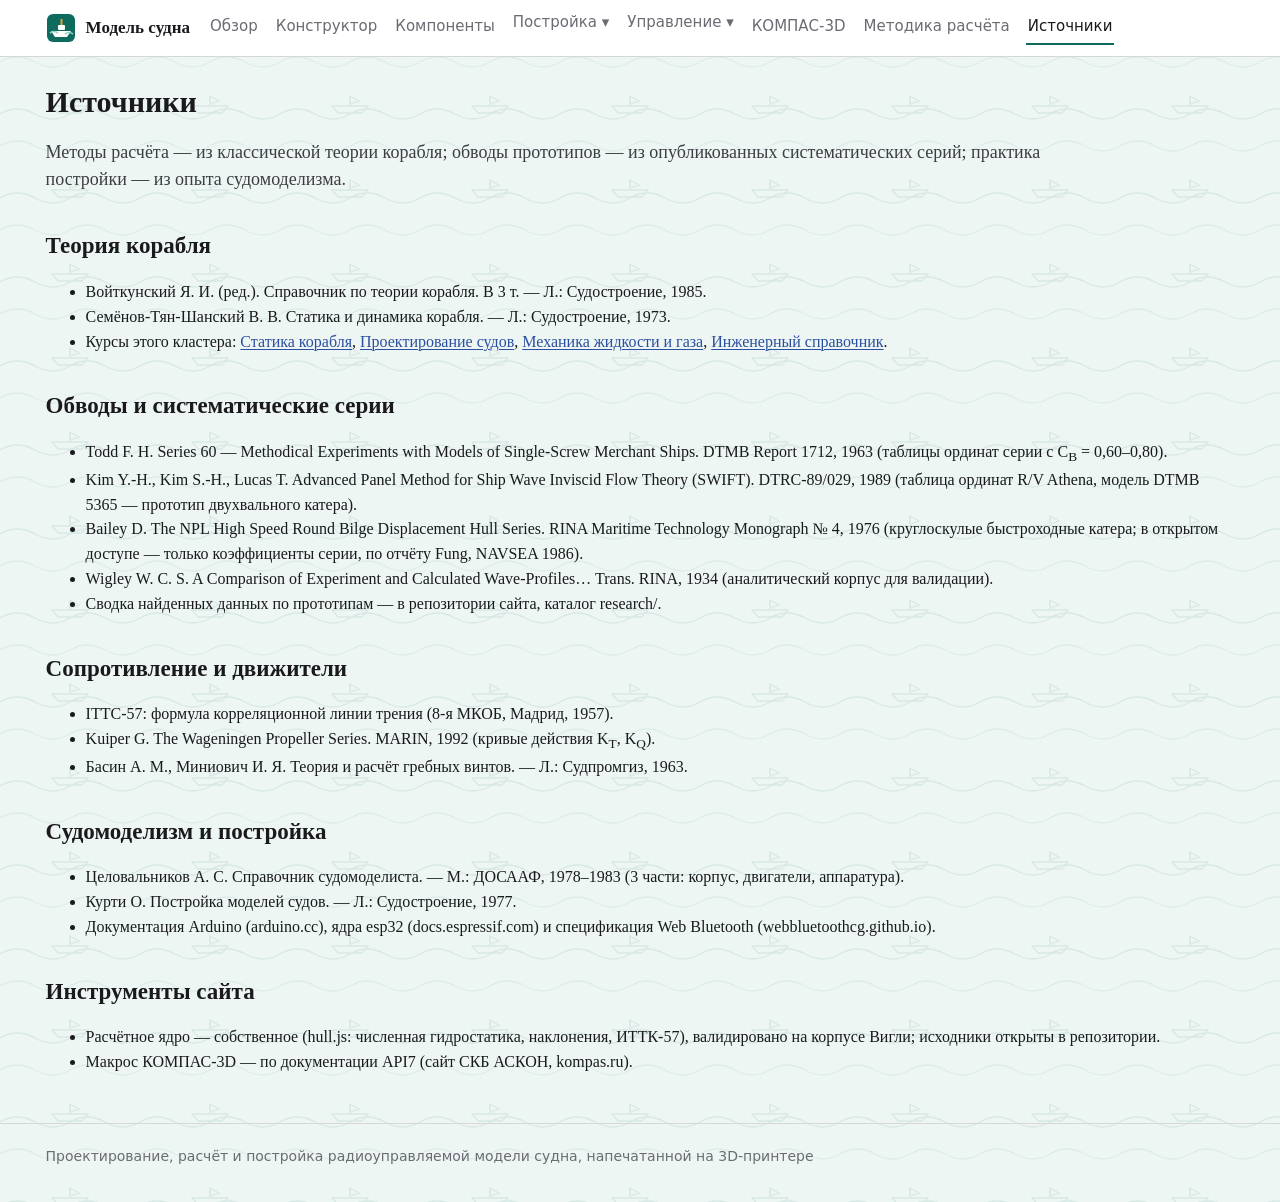
<file: site/sources.html>
<!doctype html>
<html lang="ru">
<head>
<meta charset="utf-8">
<meta name="viewport" content="width=device-width, initial-scale=1">
<title>Источники — модель судна для 3D-печати</title>
<meta name="description" content="Учебники и первоисточники: теория корабля, систематические серии обводов, сопротивление ИТТК, гребные винты, практика судомоделизма.">
<link rel="stylesheet" href="assets/style.css">
</head>
<body>
<script src="assets/shell.js"></script>
<script src="assets/site.js" data-root="./" data-page="sources"></script>
<main class="wrap">
  <h1>Источники</h1>
  <p class="lead">Методы расчёта — из классической теории корабля;
  обводы прототипов — из опубликованных систематических серий;
  практика постройки — из опыта судомоделизма.</p>

  <h2>Теория корабля</h2>
  <ul>
    <li>Войткунский Я. И. (ред.). Справочник по теории корабля. В 3 т. — Л.: Судостроение, 1985.</li>
    <li>Семёнов-Тян-Шанский В. В. Статика и динамика корабля. — Л.: Судостроение, 1973.</li>
    <li>Курсы этого кластера: <a href="/shipstat/">Статика корабля</a>,
      <a href="/design/">Проектирование судов</a>, <a href="/mzg/">Механика жидкости и газа</a>,
      <a href="/ref/">Инженерный справочник</a>.</li>
  </ul>

  <h2>Обводы и систематические серии</h2>
  <ul>
    <li>Todd F. H. Series 60 — Methodical Experiments with Models of Single-Screw Merchant Ships. DTMB Report 1712, 1963 (таблицы ординат серии с C<sub>B</sub> = 0,60–0,80).</li>
    <li>Kim Y.-H., Kim S.-H., Lucas T. Advanced Panel Method for Ship Wave Inviscid Flow Theory (SWIFT). DTRC-89/029, 1989 (таблица ординат R/V Athena, модель DTMB 5365 — прототип двухвального катера).</li>
    <li>Bailey D. The NPL High Speed Round Bilge Displacement Hull Series. RINA Maritime Technology Monograph № 4, 1976 (круглоскулые быстроходные катера; в открытом доступе — только коэффициенты серии, по отчёту Fung, NAVSEA 1986).</li>
    <li>Wigley W. C. S. A Comparison of Experiment and Calculated Wave-Profiles… Trans. RINA, 1934 (аналитический корпус для валидации).</li>
    <li>Сводка найденных данных по прототипам — в репозитории сайта, каталог research/.</li>
  </ul>

  <h2>Сопротивление и движители</h2>
  <ul>
    <li>ITTC-57: формула корреляционной линии трения (8-я МКОБ, Мадрид, 1957).</li>
    <li>Kuiper G. The Wageningen Propeller Series. MARIN, 1992 (кривые действия K<sub>T</sub>, K<sub>Q</sub>).</li>
    <li>Басин А. М., Миниович И. Я. Теория и расчёт гребных винтов. — Л.: Судпромгиз, 1963.</li>
  </ul>

  <h2>Судомоделизм и постройка</h2>
  <ul>
    <li>Целовальников А. С. Справочник судомоделиста. — М.: ДОСААФ, 1978–1983 (3 части: корпус, двигатели, аппаратура).</li>
    <li>Курти О. Постройка моделей судов. — Л.: Судостроение, 1977.</li>
    <li>Документация Arduino (arduino.cc), ядра esp32 (docs.espressif.com) и спецификация Web Bluetooth (webbluetoothcg.github.io).</li>
  </ul>

  <h2>Инструменты сайта</h2>
  <ul>
    <li>Расчётное ядро — собственное (hull.js: численная гидростатика, наклонения, ИТТК-57), валидировано на корпусе Вигли; исходники открыты в репозитории.</li>
    <li>Макрос КОМПАС-3D — по документации API7 (сайт СКБ АСКОН, kompas.ru).</li>
  </ul>
</main>
</body>
</html>
</file>
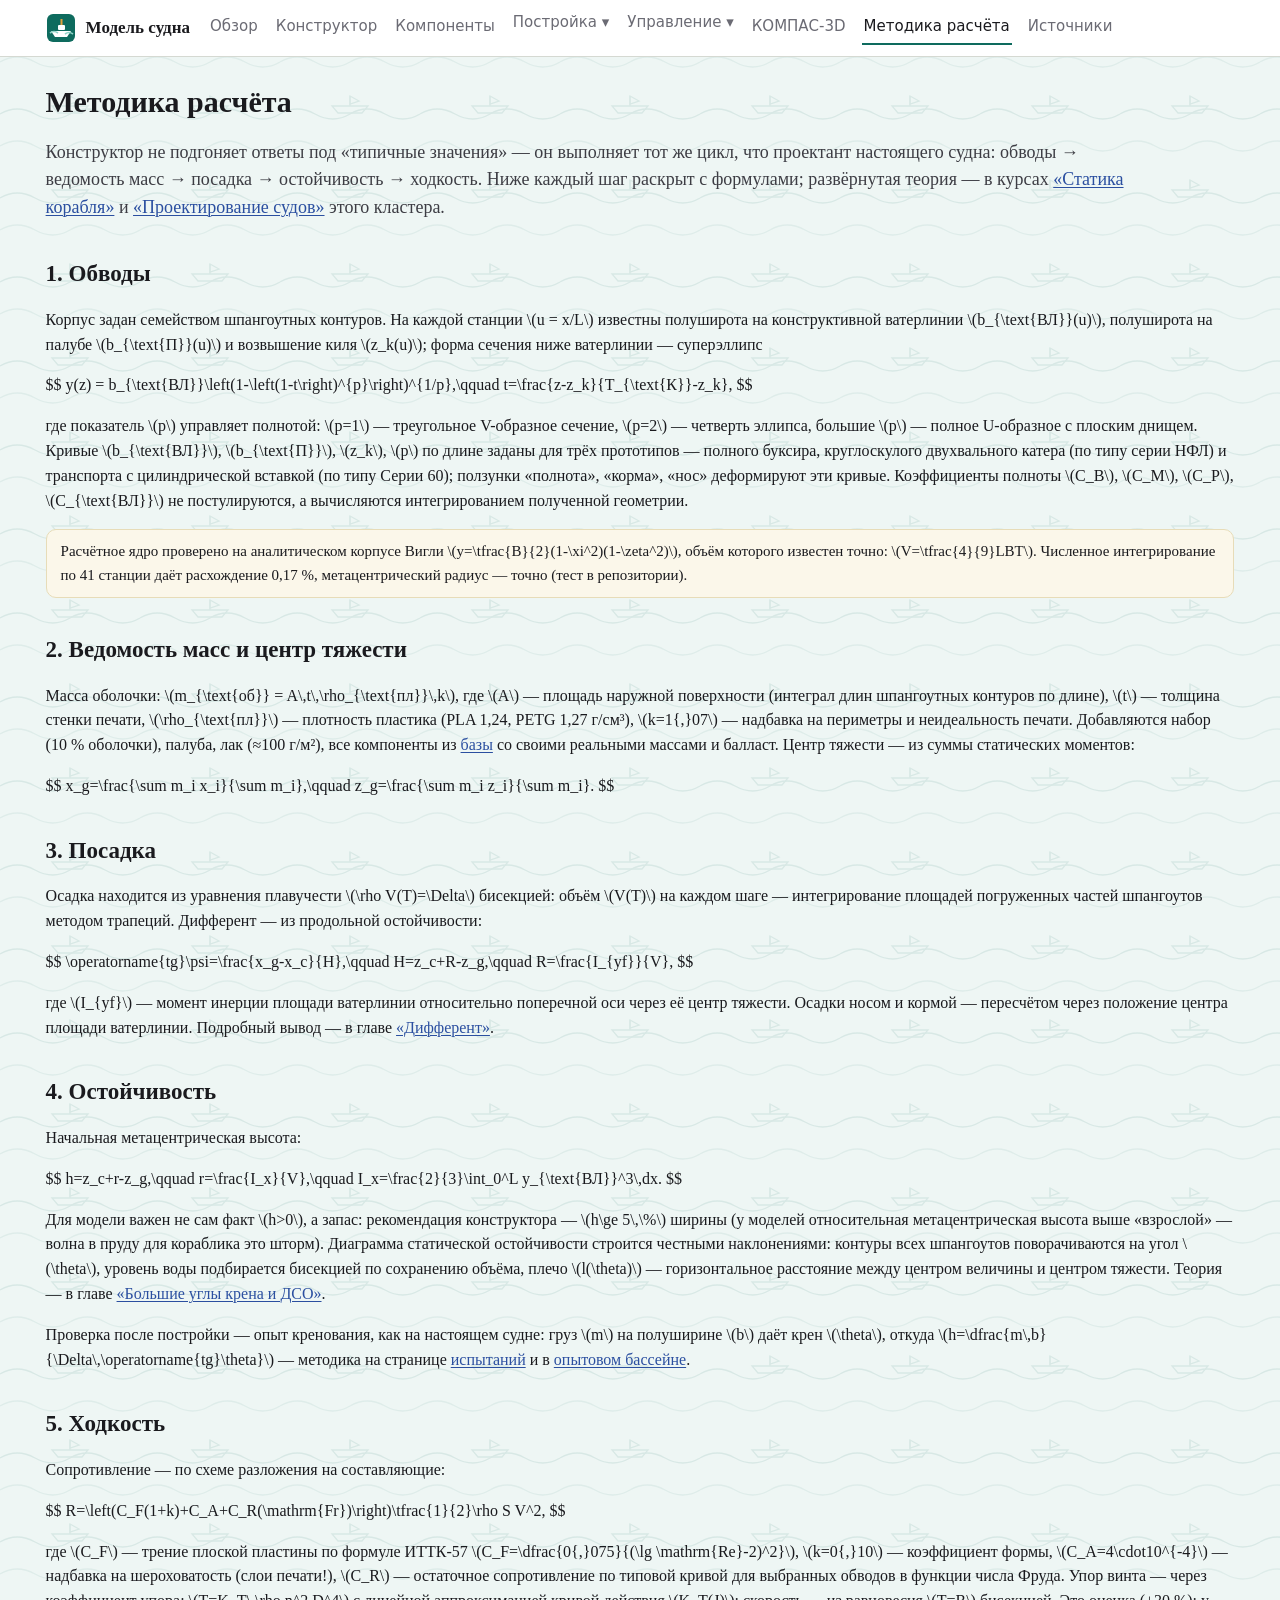
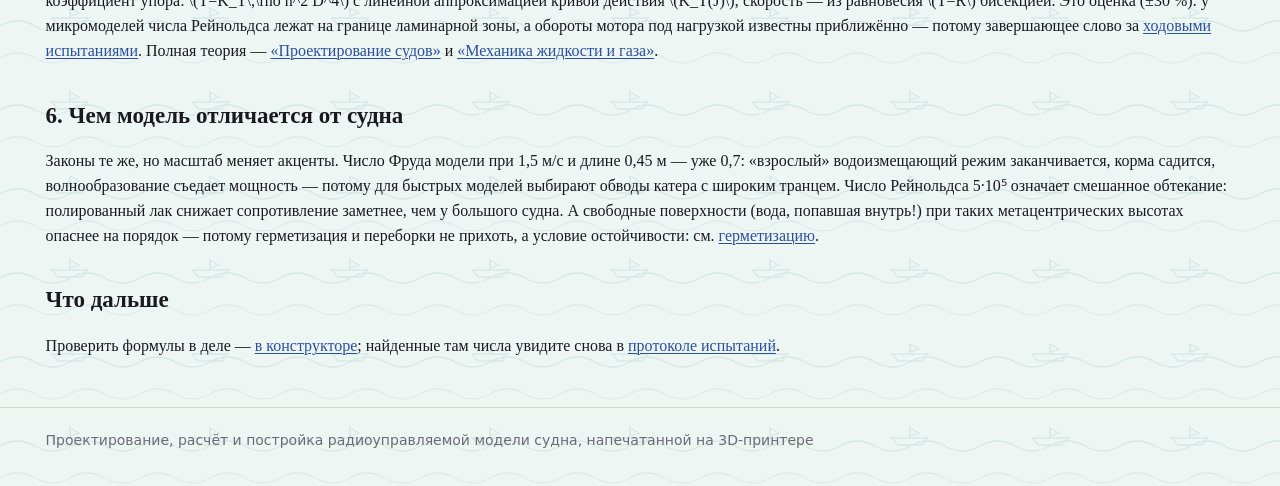
<file: site/theory.html>
<!doctype html>
<html lang="ru">
<head>
<meta charset="utf-8">
<meta name="viewport" content="width=device-width, initial-scale=1">
<title>Методика расчёта модели судна — гидростатика, остойчивость, скорость</title>
<meta name="description" content="Как конструктор считает модель: параметрические обводы, численная гидростатика, посадка и дифферент, метацентрическая высота и ДСО, сопротивление по ИТТК-57 и упор гребного винта.">
<link rel="stylesheet" href="assets/style.css">
</head>
<body>
<script src="assets/shell.js"></script>
<script src="assets/site.js" data-root="./" data-page="theory"></script>
<main class="wrap">
  <h1>Методика расчёта</h1>
  <p class="lead">Конструктор не подгоняет ответы под «типичные значения» —
  он выполняет тот же цикл, что проектант настоящего судна: обводы →
  ведомость масс → посадка → остойчивость → ходкость. Ниже каждый шаг
  раскрыт с формулами; развёрнутая теория — в курсах
  <a href="/shipstat/">«Статика корабля»</a> и
  <a href="/design/">«Проектирование судов»</a> этого кластера.</p>

  <h2>1. Обводы</h2>
  <p>Корпус задан семейством шпангоутных контуров. На каждой станции
  \(u = x/L\) известны полуширота на конструктивной ватерлинии
  \(b_{\text{ВЛ}}(u)\), полуширота на палубе \(b_{\text{П}}(u)\) и возвышение
  киля \(z_k(u)\); форма сечения ниже ватерлинии — суперэллипс</p>
  $$ y(z) = b_{\text{ВЛ}}\left(1-\left(1-t\right)^{p}\right)^{1/p},\qquad
     t=\frac{z-z_k}{T_{\text{К}}-z_k}, $$
  <p>где показатель \(p\) управляет полнотой: \(p=1\) — треугольное
  V-образное сечение, \(p=2\) — четверть эллипса, большие \(p\) — полное
  U-образное с плоским днищем. Кривые \(b_{\text{ВЛ}}\), \(b_{\text{П}}\),
  \(z_k\), \(p\) по длине заданы для трёх прототипов — полного буксира,
  круглоскулого двухвального катера (по типу серии НФЛ) и транспорта с
  цилиндрической вставкой (по типу Серии 60); ползунки «полнота», «корма»,
  «нос» деформируют эти кривые. Коэффициенты полноты \(C_B\), \(C_M\),
  \(C_P\), \(C_{\text{ВЛ}}\) не постулируются, а вычисляются интегрированием
  полученной геометрии.</p>
  <p class="note">Расчётное ядро проверено на аналитическом корпусе Вигли
  \(y=\tfrac{B}{2}(1-\xi^2)(1-\zeta^2)\), объём которого известен точно:
  \(V=\tfrac{4}{9}LBT\). Численное интегрирование по 41 станции даёт
  расхождение 0,17 %, метацентрический радиус — точно (тест в репозитории).</p>

  <h2>2. Ведомость масс и центр тяжести</h2>
  <p>Масса оболочки: \(m_{\text{об}} = A\,t\,\rho_{\text{пл}}\,k\), где
  \(A\) — площадь наружной поверхности (интеграл длин шпангоутных контуров
  по длине), \(t\) — толщина стенки печати, \(\rho_{\text{пл}}\) — плотность
  пластика (PLA 1,24, PETG 1,27 г/см³), \(k=1{,}07\) — надбавка на периметры
  и неидеальность печати. Добавляются набор (10 % оболочки), палуба, лак
  (≈100 г/м²), все компоненты из <a href="parts">базы</a> со своими
  реальными массами и балласт. Центр тяжести — из суммы статических
  моментов:</p>
  $$ x_g=\frac{\sum m_i x_i}{\sum m_i},\qquad z_g=\frac{\sum m_i z_i}{\sum m_i}. $$

  <h2>3. Посадка</h2>
  <p>Осадка находится из уравнения плавучести \(\rho V(T)=\Delta\) бисекцией:
  объём \(V(T)\) на каждом шаге — интегрирование площадей погруженных
  частей шпангоутов методом трапеций. Дифферент — из продольной
  остойчивости:</p>
  $$ \operatorname{tg}\psi=\frac{x_g-x_c}{H},\qquad H=z_c+R-z_g,\qquad
     R=\frac{I_{yf}}{V}, $$
  <p>где \(I_{yf}\) — момент инерции площади ватерлинии относительно
  поперечной оси через её центр тяжести. Осадки носом и кормой —
  пересчётом через положение центра площади ватерлинии. Подробный вывод —
  в главе <a href="/shipstat/t-longitudinal">«Дифферент»</a>.</p>

  <h2>4. Остойчивость</h2>
  <p>Начальная метацентрическая высота:</p>
  $$ h=z_c+r-z_g,\qquad r=\frac{I_x}{V},\qquad
     I_x=\frac{2}{3}\int_0^L y_{\text{ВЛ}}^3\,dx. $$
  <p>Для модели важен не сам факт \(h&gt;0\), а запас: рекомендация
  конструктора — \(h\ge 5\,\%\) ширины (у моделей относительная
  метацентрическая высота выше «взрослой» — волна в пруду для кораблика
  это шторм). Диаграмма статической остойчивости строится честными
  наклонениями: контуры всех шпангоутов поворачиваются на угол \(\theta\),
  уровень воды подбирается бисекцией по сохранению объёма, плечо
  \(l(\theta)\) — горизонтальное расстояние между центром величины и
  центром тяжести. Теория — в главе
  <a href="/shipstat/t-large">«Большие углы крена и ДСО»</a>.</p>
  <p>Проверка после постройки — опыт кренования, как на настоящем судне:
  груз \(m\) на полуширине \(b\) даёт крен \(\theta\), откуда
  \(h=\dfrac{m\,b}{\Delta\,\operatorname{tg}\theta}\) — методика на странице
  <a href="trials">испытаний</a> и в
  <a href="/shipstat/basin">опытовом бассейне</a>.</p>

  <h2>5. Ходкость</h2>
  <p>Сопротивление — по схеме разложения на составляющие:</p>
  $$ R=\left(C_F(1+k)+C_A+C_R(\mathrm{Fr})\right)\tfrac{1}{2}\rho S V^2, $$
  <p>где \(C_F\) — трение плоской пластины по формуле ИТТК-57
  \(C_F=\dfrac{0{,}075}{(\lg \mathrm{Re}-2)^2}\), \(k=0{,}10\) — коэффициент
  формы, \(C_A=4\cdot10^{-4}\) — надбавка на шероховатость (слои печати!),
  \(C_R\) — остаточное сопротивление по типовой кривой для выбранных
  обводов в функции числа Фруда. Упор винта — через коэффициент упора:
  \(T=K_T\,\rho n^2 D^4\) с линейной аппроксимацией кривой действия
  \(K_T(J)\); скорость — из равновесия \(T=R\) бисекцией. Это оценка
  (±30 %): у микромоделей числа Рейнольдса лежат на границе ламинарной
  зоны, а обороты мотора под нагрузкой известны приближённо — потому
  завершающее слово за <a href="trials">ходовыми испытаниями</a>.
  Полная теория — <a href="/design/">«Проектирование судов»</a> и
  <a href="/mzg/">«Механика жидкости и газа»</a>.</p>

  <h2>6. Чем модель отличается от судна</h2>
  <p>Законы те же, но масштаб меняет акценты. Число Фруда модели при
  1,5 м/с и длине 0,45 м — уже 0,7: «взрослый» водоизмещающий режим
  заканчивается, корма садится, волнообразование съедает мощность — потому
  для быстрых моделей выбирают обводы катера с широким транцем. Число
  Рейнольдса 5·10⁵ означает смешанное обтекание: полированный лак снижает
  сопротивление заметнее, чем у большого судна. А свободные поверхности
  (вода, попавшая внутрь!) при таких метацентрических высотах опаснее
  на порядок — потому герметизация и переборки не прихоть, а условие
  остойчивости: см. <a href="seal">герметизацию</a>.</p>

  <h2>Что дальше</h2>
  <p>Проверить формулы в деле — <a href="designer">в конструкторе</a>;
  найденные там числа увидите снова в <a href="trials">протоколе
  испытаний</a>.</p>
</main>
</body>
</html>
</file>
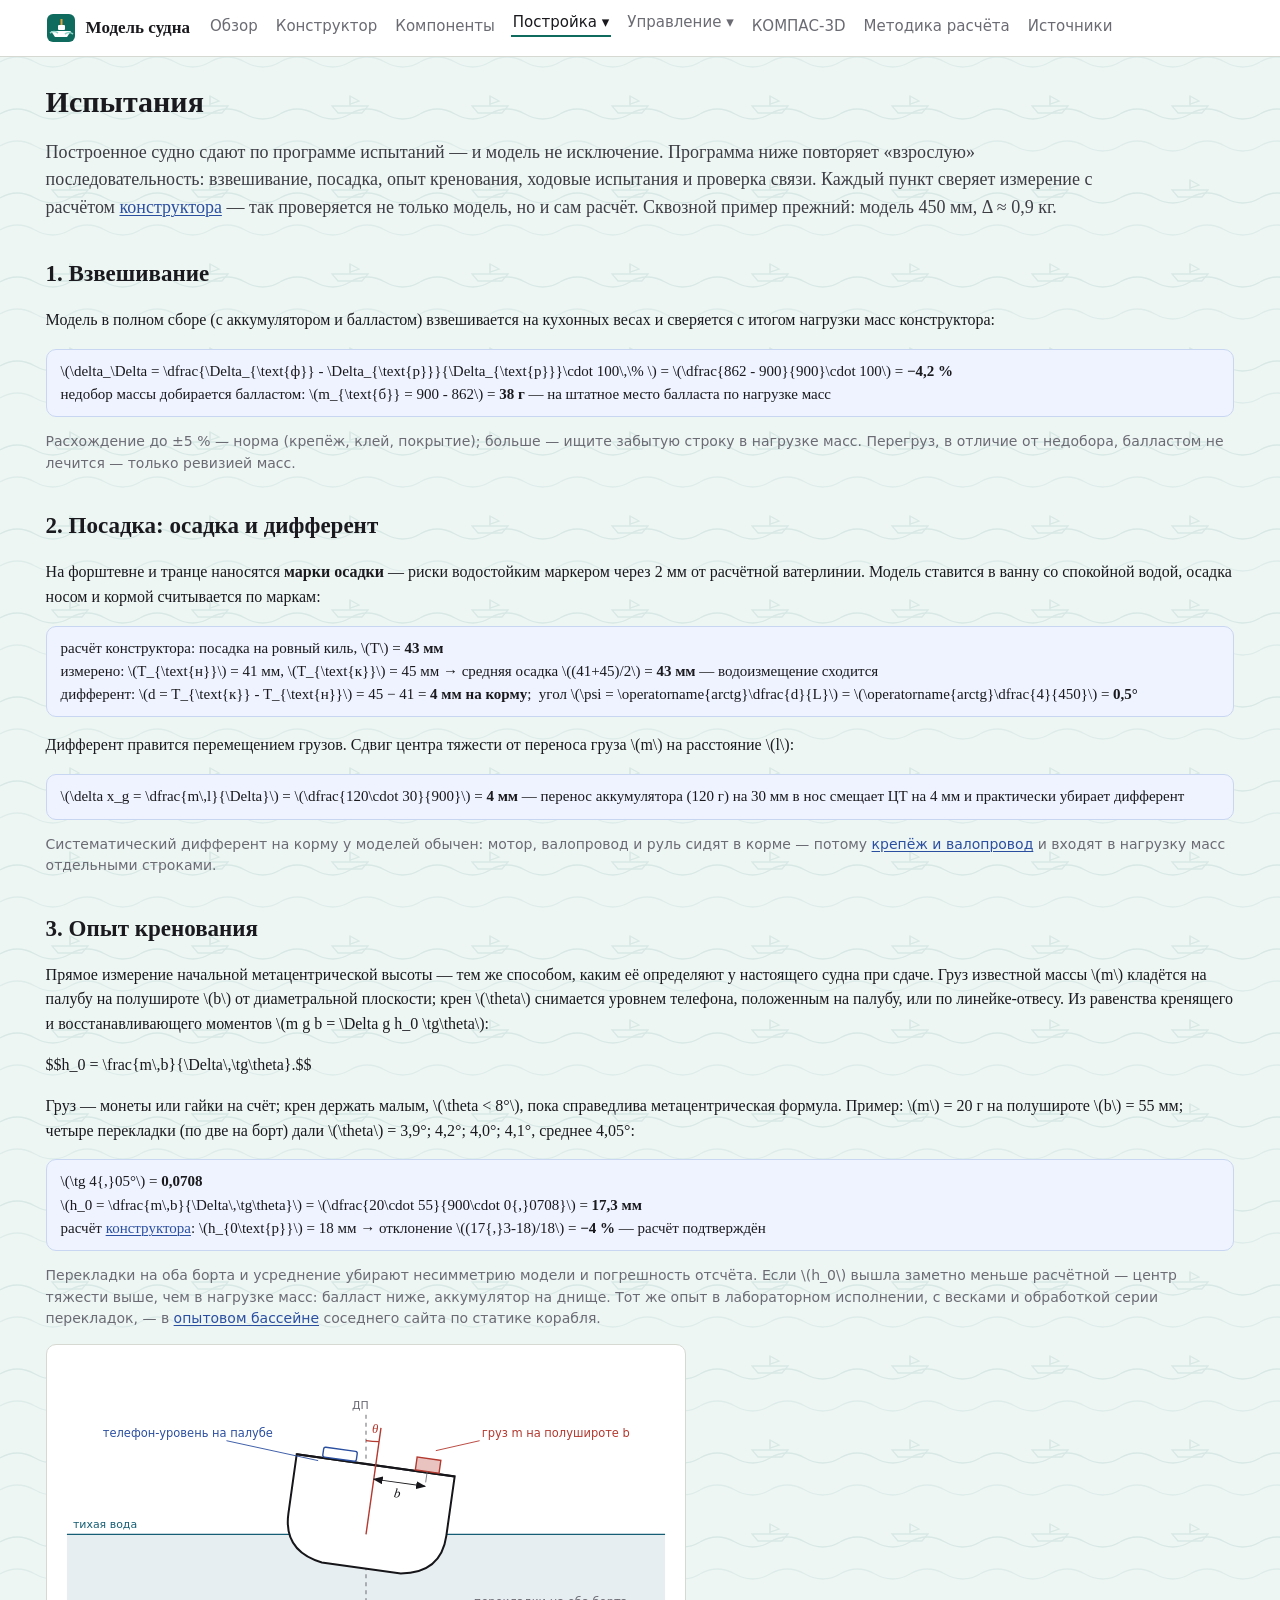
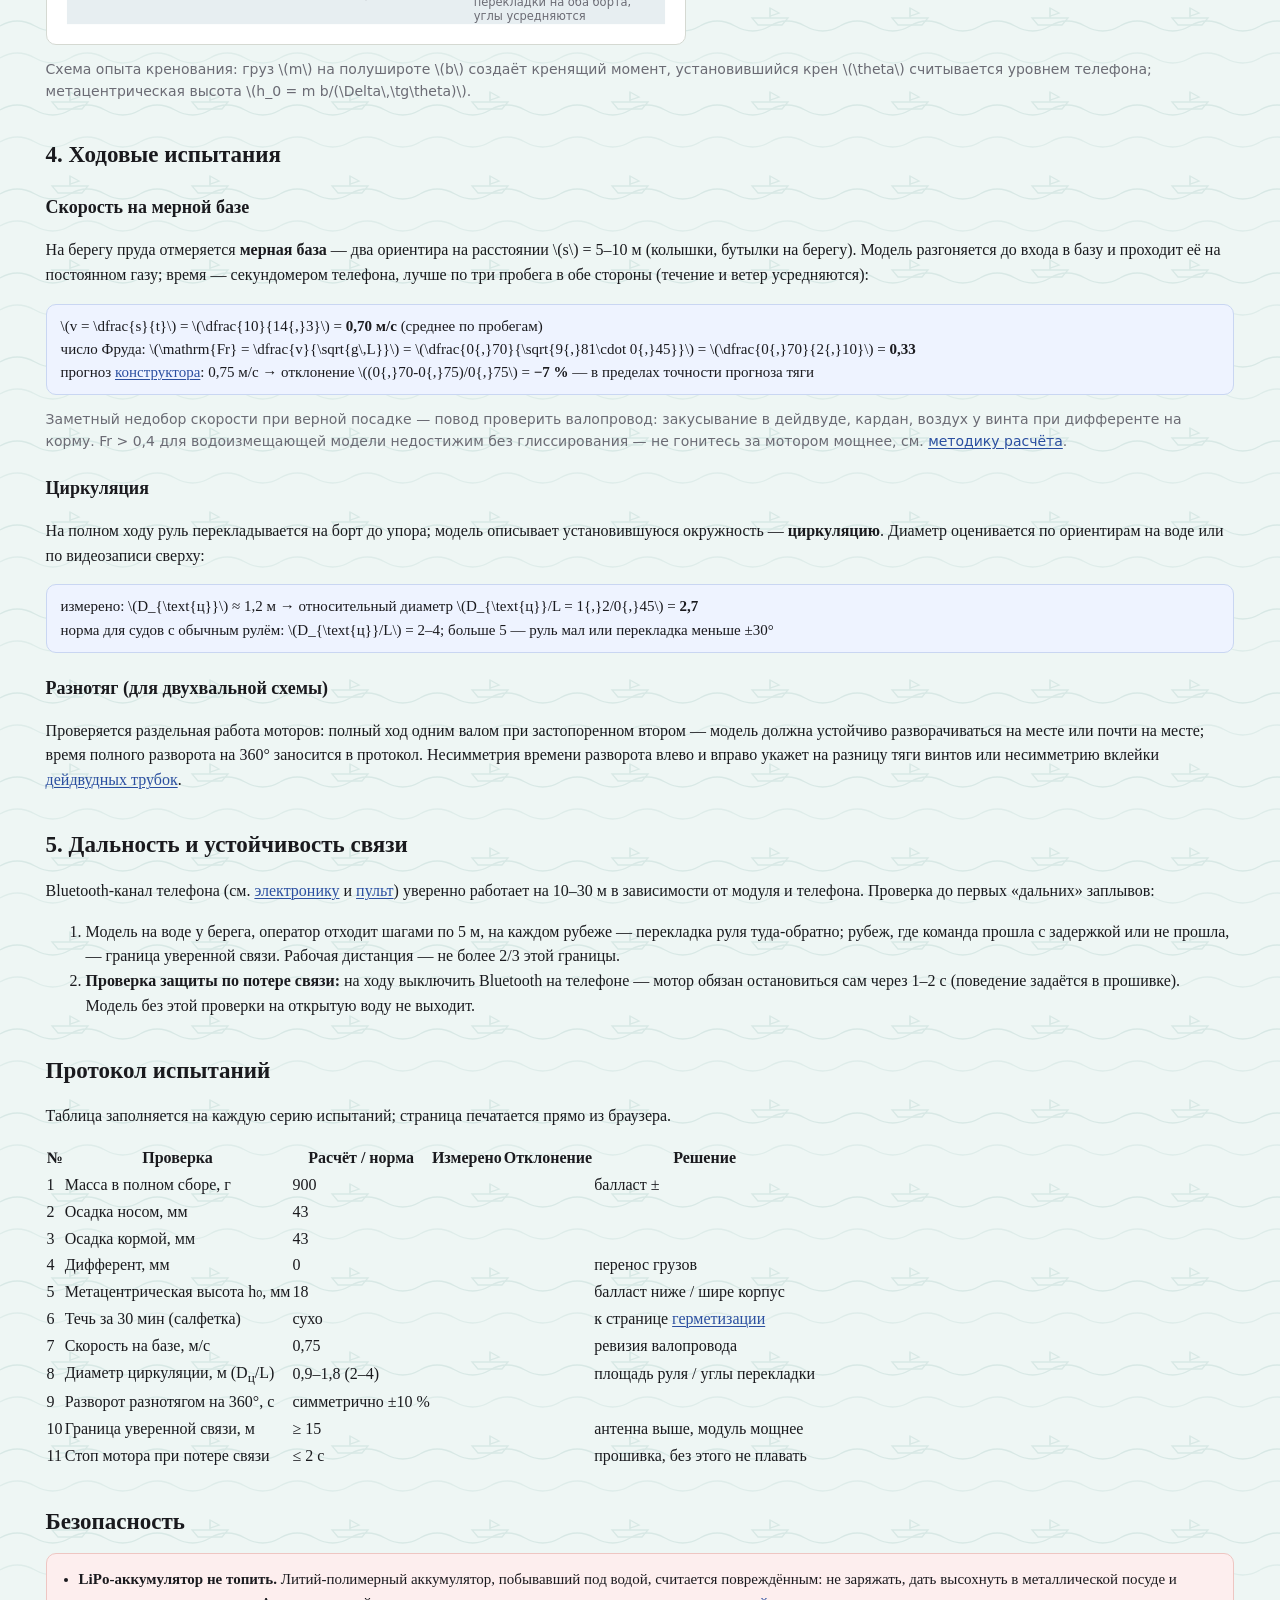
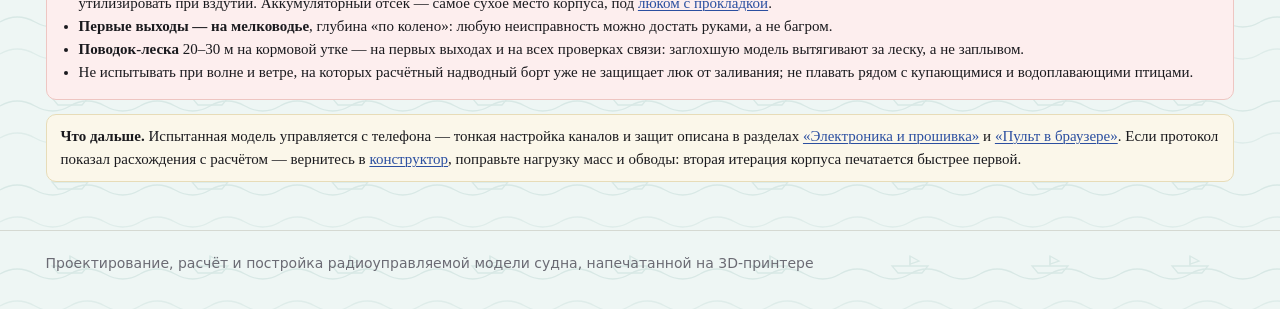
<file: site/trials.html>
<!doctype html>
<html lang="ru">
<head>
<meta charset="utf-8">
<meta name="viewport" content="width=device-width, initial-scale=1">
<title>Испытания модели</title>
<meta name="description" content="Программа испытаний модели судна как у взрослых: взвешивание, посадка по маркам, опыт кренования с расчётом метацентрической высоты, ходовые испытания на мерной базе, циркуляция и проверка радиоканала. Протокол и правила безопасности.">
<link rel="stylesheet" href="assets/style.css">
</head>
<body>
<script src="assets/shell.js"></script>
<script src="assets/site.js" data-root="./" data-page="trials"></script>
<main class="wrap">
  <h1>Испытания</h1>
  <p class="lead">Построенное судно сдают по программе испытаний — и модель
  не исключение. Программа ниже повторяет «взрослую» последовательность:
  взвешивание, посадка, опыт кренования, ходовые испытания и проверка
  связи. Каждый пункт сверяет измерение с расчётом
  <a href="designer">конструктора</a> — так проверяется не только модель, но
  и сам расчёт. Сквозной пример прежний: модель 450&nbsp;мм,
  Δ&nbsp;≈&nbsp;0,9&nbsp;кг.</p>

  <h2>1. Взвешивание</h2>
  <p>Модель в полном сборе (с аккумулятором и балластом) взвешивается на
  кухонных весах и сверяется с итогом нагрузки масс конструктора:</p>
  <div class="note tip">
    <div>\(\delta_\Delta = \dfrac{\Delta_{\text{ф}} - \Delta_{\text{р}}}{\Delta_{\text{р}}}\cdot 100\,\% \) = \(\dfrac{862 - 900}{900}\cdot 100\) = <b>−4,2&nbsp;%</b></div>
    <div>недобор массы добирается балластом: \(m_{\text{б}} = 900 - 862\) = <b>38&nbsp;г</b> — на штатное место балласта по нагрузке масс</div>
  </div>
  <p class="small">Расхождение до ±5&nbsp;% — норма (крепёж, клей,
  покрытие); больше — ищите забытую строку в нагрузке масс. Перегруз, в
  отличие от недобора, балластом не лечится — только ревизией масс.</p>

  <h2>2. Посадка: осадка и дифферент</h2>
  <p>На форштевне и транце наносятся <b>марки осадки</b> — риски
  водостойким маркером через 2&nbsp;мм от расчётной ватерлинии. Модель
  ставится в ванну со спокойной водой, осадка носом и кормой считывается по
  маркам:</p>
  <div class="note tip">
    <div>расчёт конструктора: посадка на ровный киль, \(T\) = <b>43&nbsp;мм</b></div>
    <div>измерено: \(T_{\text{н}}\) = 41&nbsp;мм, \(T_{\text{к}}\) = 45&nbsp;мм → средняя осадка \((41+45)/2\) = <b>43&nbsp;мм</b> — водоизмещение сходится</div>
    <div>дифферент: \(d = T_{\text{к}} - T_{\text{н}}\) = 45 − 41 = <b>4&nbsp;мм на корму</b>;&nbsp; угол \(\psi = \operatorname{arctg}\dfrac{d}{L}\) = \(\operatorname{arctg}\dfrac{4}{450}\) = <b>0,5°</b></div>
  </div>
  <p>Дифферент правится перемещением грузов. Сдвиг центра тяжести от
  переноса груза \(m\) на расстояние \(l\):</p>
  <div class="note tip">
    <div>\(\delta x_g = \dfrac{m\,l}{\Delta}\) = \(\dfrac{120\cdot 30}{900}\) = <b>4&nbsp;мм</b> — перенос аккумулятора (120&nbsp;г) на 30&nbsp;мм в нос смещает ЦТ на 4&nbsp;мм и практически убирает дифферент</div>
  </div>
  <p class="small">Систематический дифферент на корму у моделей обычен: мотор,
  валопровод и руль сидят в корме — потому <a href="build">крепёж и
  валопровод</a> и входят в нагрузку масс отдельными строками.</p>

  <h2>3. Опыт кренования</h2>
  <p>Прямое измерение начальной метацентрической высоты — тем же способом,
  каким её определяют у настоящего судна при сдаче. Груз известной массы
  \(m\) кладётся на палубу на полушироте \(b\) от диаметральной плоскости;
  крен \(\theta\) снимается уровнем телефона, положенным на палубу, или по
  линейке-отвесу. Из равенства кренящего и восстанавливающего моментов
  \(m g b = \Delta g h_0 \tg\theta\):</p>
  $$h_0 = \frac{m\,b}{\Delta\,\tg\theta}.$$
  <p>Груз — монеты или гайки на счёт; крен держать малым,
  \(\theta &lt; 8°\), пока справедлива метацентрическая формула. Пример:
  \(m\) = 20&nbsp;г на полушироте \(b\) = 55&nbsp;мм; четыре перекладки (по
  две на борт) дали \(\theta\) = 3,9°; 4,2°; 4,0°; 4,1°, среднее 4,05°:</p>
  <div class="note tip">
    <div>\(\tg 4{,}05°\) = <b>0,0708</b></div>
    <div>\(h_0 = \dfrac{m\,b}{\Delta\,\tg\theta}\) = \(\dfrac{20\cdot 55}{900\cdot 0{,}0708}\) = <b>17,3&nbsp;мм</b></div>
    <div>расчёт <a href="designer">конструктора</a>: \(h_{0\text{р}}\) = 18&nbsp;мм → отклонение \((17{,}3-18)/18\) = <b>−4&nbsp;%</b> — расчёт подтверждён</div>
  </div>
  <p class="small">Перекладки на оба борта и усреднение убирают несимметрию
  модели и погрешность отсчёта. Если \(h_0\) вышла заметно меньше расчётной —
  центр тяжести выше, чем в нагрузке масс: балласт ниже, аккумулятор на
  днище. Тот же опыт в лабораторном исполнении, с весками и обработкой серии
  перекладок, — в <a href="/shipstat/basin">опытовом бассейне</a> соседнего
  сайта по статике корабля.</p>

  <svg viewBox="0 0 640 300" class="geo-board" style="max-width:640px" role="img" aria-label="Опыт кренования модели: груз на полушироте кренит модель, крен считывается уровнем телефона">
    <!-- вода -->
    <rect x="20" y="190" width="600" height="90" fill="rgba(21,94,117,.10)"/>
    <line x1="20" y1="190" x2="620" y2="190" stroke="#155e75" stroke-width="1.4"/>
    <text x="26" y="184" style="font:11px system-ui;fill:#155e75">тихая вода</text>
    <!-- ДП (вертикаль) -->
    <line x1="320" y1="70" x2="320" y2="256" stroke="#6b6b74" stroke-width="1" stroke-dasharray="4 4"/>
    <text x="306" y="64" style="font:11px system-ui;fill:#6b6b74">ДП</text>
    <!-- накренённая модель (сечение по мидели) -->
    <g transform="rotate(8 320 190)">
      <path d="M 240 120 L 400 120 L 400 180 Q 400 218 360 224 L 280 224 Q 240 218 240 180 Z" fill="#fff" stroke="#16161a" stroke-width="2"/>
      <line x1="240" y1="120" x2="400" y2="120" stroke="#16161a" stroke-width="2"/>
      <!-- ось модели -->
      <line x1="320" y1="190" x2="320" y2="82" stroke="#b3382e" stroke-width="1.4"/>
      <!-- груз на палубе -->
      <rect x="360" y="106" width="24" height="13" fill="rgba(179,56,46,.3)" stroke="#b3382e" stroke-width="1.4"/>
      <!-- телефон-уровень -->
      <rect x="266" y="109" width="34" height="10" rx="2" fill="#fff" stroke="#2b4fa0" stroke-width="1.4"/>
      <!-- плечо b под палубой -->
      <line x1="320" y1="134" x2="372" y2="134" stroke="#16161a" stroke-width="1" marker-start="url(#arrS)" marker-end="url(#arrE)"/>
      <text x="342" y="149" style="font:italic 13px Georgia,serif;fill:#16161a">b</text>
      <line x1="372" y1="119" x2="372" y2="130" stroke="#6b6b74" stroke-width=".8"/>
    </g>
    <!-- угол крена между ДП-вертикалью и осью -->
    <path d="M 320 96 A 94 94 0 0 0 333 97" fill="none" stroke="#b3382e" stroke-width="1.3"/>
    <text x="326" y="88" style="font:italic 13px Georgia,serif;fill:#b3382e">θ</text>
    <!-- подписи вне корпуса -->
    <text x="436" y="92" style="font:11.5px system-ui;fill:#b3382e">груз m на полушироте b</text>
    <line x1="434" y1="96" x2="390" y2="106" stroke="#b3382e" stroke-width=".9"/>
    <text x="56" y="92" style="font:11.5px system-ui;fill:#2b4fa0">телефон-уровень на палубе</text>
    <line x1="180" y1="96" x2="272" y2="116" stroke="#2b4fa0" stroke-width=".9"/>
    <text x="428" y="262" style="font:11.5px system-ui;fill:#6b6b74">перекладки на оба борта,</text>
    <text x="428" y="276" style="font:11.5px system-ui;fill:#6b6b74">углы усредняются</text>
  </svg>
  <p class="small">Схема опыта кренования: груз \(m\) на полушироте \(b\)
  создаёт кренящий момент, установившийся крен \(\theta\) считывается
  уровнем телефона; метацентрическая высота \(h_0 = m b/(\Delta\,\tg\theta)\).</p>

  <h2>4. Ходовые испытания</h2>
  <h3>Скорость на мерной базе</h3>
  <p>На берегу пруда отмеряется <b>мерная база</b> — два ориентира на
  расстоянии \(s\) = 5–10&nbsp;м (колышки, бутылки на берегу). Модель
  разгоняется до входа в базу и проходит её на постоянном газу; время —
  секундомером телефона, лучше по три пробега в обе стороны (течение и
  ветер усредняются):</p>
  <div class="note tip">
    <div>\(v = \dfrac{s}{t}\) = \(\dfrac{10}{14{,}3}\) = <b>0,70&nbsp;м/с</b> (среднее по пробегам)</div>
    <div>число Фруда: \(\mathrm{Fr} = \dfrac{v}{\sqrt{g\,L}}\) = \(\dfrac{0{,}70}{\sqrt{9{,}81\cdot 0{,}45}}\) = \(\dfrac{0{,}70}{2{,}10}\) = <b>0,33</b></div>
    <div>прогноз <a href="designer">конструктора</a>: 0,75&nbsp;м/с → отклонение \((0{,}70-0{,}75)/0{,}75\) = <b>−7&nbsp;%</b> — в пределах точности прогноза тяги</div>
  </div>
  <p class="small">Заметный недобор скорости при верной посадке — повод
  проверить валопровод: закусывание в дейдвуде, кардан, воздух у винта при
  дифференте на корму. Fr&nbsp;&gt;&nbsp;0,4 для водоизмещающей модели
  недостижим без глиссирования — не гонитесь за мотором мощнее, см.
  <a href="theory">методику расчёта</a>.</p>

  <h3>Циркуляция</h3>
  <p>На полном ходу руль перекладывается на борт до упора; модель описывает
  установившуюся окружность — <b>циркуляцию</b>. Диаметр оценивается по
  ориентирам на воде или по видеозаписи сверху:</p>
  <div class="note tip">
    <div>измерено: \(D_{\text{ц}}\) ≈ 1,2&nbsp;м → относительный диаметр \(D_{\text{ц}}/L = 1{,}2/0{,}45\) = <b>2,7</b></div>
    <div>норма для судов с обычным рулём: \(D_{\text{ц}}/L\) = 2–4; больше 5 — руль мал или перекладка меньше ±30°</div>
  </div>
  <h3>Разнотяг (для двухвальной схемы)</h3>
  <p>Проверяется раздельная работа моторов: полный ход одним валом при
  застопоренном втором — модель должна устойчиво разворачиваться на месте
  или почти на месте; время полного разворота на 360° заносится в протокол.
  Несимметрия времени разворота влево и вправо укажет на разницу тяги
  винтов или несимметрию вклейки <a href="build">дейдвудных трубок</a>.</p>

  <h2>5. Дальность и устойчивость связи</h2>
  <p>Bluetooth-канал телефона (см. <a href="control">электронику</a> и
  <a href="panel">пульт</a>) уверенно работает на 10–30&nbsp;м в зависимости
  от модуля и телефона. Проверка до первых «дальних» заплывов:</p>
  <ol>
    <li>Модель на воде у берега, оператор отходит шагами по 5&nbsp;м,
    на каждом рубеже — перекладка руля туда-обратно; рубеж, где команда
    прошла с задержкой или не прошла, — граница уверенной связи. Рабочая
    дистанция — не более 2/3 этой границы.</li>
    <li><b>Проверка защиты по потере связи:</b> на ходу выключить Bluetooth
    на телефоне — мотор обязан остановиться сам через 1–2&nbsp;с (поведение
    задаётся в прошивке). Модель без этой проверки на открытую воду не
    выходит.</li>
  </ol>

  <h2>Протокол испытаний</h2>
  <p>Таблица заполняется на каждую серию испытаний; страница печатается
  прямо из браузера.</p>
  <table>
    <thead>
      <tr><th>№</th><th>Проверка</th><th>Расчёт / норма</th><th>Измерено</th><th>Отклонение</th><th>Решение</th></tr>
    </thead>
    <tbody>
      <tr><td>1</td><td>Масса в полном сборе, г</td><td>900</td><td></td><td></td><td>балласт ±</td></tr>
      <tr><td>2</td><td>Осадка носом, мм</td><td>43</td><td></td><td></td><td></td></tr>
      <tr><td>3</td><td>Осадка кормой, мм</td><td>43</td><td></td><td></td><td></td></tr>
      <tr><td>4</td><td>Дифферент, мм</td><td>0</td><td></td><td></td><td>перенос грузов</td></tr>
      <tr><td>5</td><td>Метацентрическая высота h₀, мм</td><td>18</td><td></td><td></td><td>балласт ниже / шире корпус</td></tr>
      <tr><td>6</td><td>Течь за 30 мин (салфетка)</td><td>сухо</td><td></td><td></td><td>к странице <a href="seal">герметизации</a></td></tr>
      <tr><td>7</td><td>Скорость на базе, м/с</td><td>0,75</td><td></td><td></td><td>ревизия валопровода</td></tr>
      <tr><td>8</td><td>Диаметр циркуляции, м (D<sub>ц</sub>/L)</td><td>0,9–1,8 (2–4)</td><td></td><td></td><td>площадь руля / углы перекладки</td></tr>
      <tr><td>9</td><td>Разворот разнотягом на 360°, с</td><td>симметрично ±10&nbsp;%</td><td></td><td></td><td></td></tr>
      <tr><td>10</td><td>Граница уверенной связи, м</td><td>≥ 15</td><td></td><td></td><td>антенна выше, модуль мощнее</td></tr>
      <tr><td>11</td><td>Стоп мотора при потере связи</td><td>≤ 2 с</td><td></td><td></td><td>прошивка, без этого не плавать</td></tr>
    </tbody>
  </table>

  <h2>Безопасность</h2>
  <div class="note warn">
    <ul style="margin:4px 0 4px 18px;padding:0">
      <li><b>LiPo-аккумулятор не топить.</b> Литий-полимерный аккумулятор,
      побывавший под водой, считается повреждённым: не заряжать, дать
      высохнуть в металлической посуде и утилизировать при вздутии.
      Аккумуляторный отсек — самое сухое место корпуса, под
      <a href="build#deck">люком с прокладкой</a>.</li>
      <li><b>Первые выходы — на мелководье</b>, глубина «по колено»: любую
      неисправность можно достать руками, а не багром.</li>
      <li><b>Поводок-леска</b> 20–30&nbsp;м на кормовой утке — на первых
      выходах и на всех проверках связи: заглохшую модель вытягивают за
      леску, а не заплывом.</li>
      <li>Не испытывать при волне и ветре, на которых расчётный надводный
      борт уже не защищает люк от заливания; не плавать рядом с купающимися
      и водоплавающими птицами.</li>
    </ul>
  </div>

  <div class="note"><b>Что дальше.</b> Испытанная модель управляется с
  телефона — тонкая настройка каналов и защит описана в разделах
  <a href="control">«Электроника и прошивка»</a> и
  <a href="panel">«Пульт в браузере»</a>. Если протокол показал расхождения
  с расчётом — вернитесь в <a href="designer">конструктор</a>, поправьте
  нагрузку масс и обводы: вторая итерация корпуса печатается быстрее
  первой.</div>
</main>
</body>
</html>
</file>
<file: site/assets/style.css>
@import url("base.css");
/* Модель судна для 3D-печати — стиль сайта.
 * Палитра своя (морской сине-зелёный), фон — волны с корпусом на них. */
:root {
  --bg: #eef6f4;
  --paper: #ffffff;
  --ink: #1a1a1e;
  --muted: #6b6b74;
  --line: #d5d9d2;
  --accent: #0e6b5e;
  --accent2: #2b4fa0;
  --green: #1d7a3e;
  --chip: #e7efe9;
  --link: #2b4fa0;
  --shadow: 0 1px 3px rgba(20,20,30,.08), 0 8px 24px rgba(20,20,30,.06);
}
body {
  margin: 0; background-color: var(--bg); background-image: url("data:image/svg+xml,%3Csvg xmlns='http://www.w3.org/2000/svg' width='140' height='84' viewBox='0 0 140 84'%3E%3Cg fill='none' stroke='%230e6b5e' stroke-width='1.3' opacity='0.10'%3E%3Cpath d='M0 30 Q 17 20 35 30 T 70 30 T 105 30 T 140 30'/%3E%3Cpath d='M0 62 Q 17 52 35 62 T 70 62 T 105 62 T 140 62' opacity='0.7'/%3E%3Cpath d='M52 22 L 88 22 L 82 29 L 58 29 Z'/%3E%3Cline x1='70' y1='22' x2='70' y2='12'/%3E%3Cpath d='M70 12 L 79 17 L 70 20 Z'/%3E%3C/g%3E%3C/svg%3E"); color: var(--ink);
  font: 16px/1.55 Georgia, 'Times New Roman', serif;
}

/* выключные формулы KaTeX: на узком экране прокручиваются внутри себя */
.katex-display { overflow-x: auto; overflow-y: hidden; padding: 2px 0; }
.katex-display > .katex { white-space: nowrap; }

/* SVG-доска чертежей */
svg.geo-board {
  width: 100%; height: auto; display: block;
  background: #fff; border: 1px solid var(--line); border-radius: 10px;
  touch-action: none; user-select: none;
}
.red  { stroke: var(--accent); }
.blue { stroke: var(--accent2); }
.green{ stroke: var(--green); }
.gray { stroke: #9a9aa2; }
.pt { fill: #16161a; stroke: none; }
.lbl { font: italic 14.5px Georgia, serif; fill: #16161a; paint-order: stroke; stroke: #ffffffcc; stroke-width: 3px; }
.lbl-dim { font: 700 13px system-ui, sans-serif; fill: #101014; }

/* мобильная вёрстка: таблицы, код и заметки не распирают страницу */
main table { display: block; overflow-x: auto; border-collapse: collapse; }
main pre { overflow-x: auto; max-width: 100%; }
main code { overflow-wrap: anywhere; }
main .note div { overflow-wrap: anywhere; }
.controls label { display: inline-flex; align-items: center; gap: 6px; flex-wrap: wrap; }
</file>
